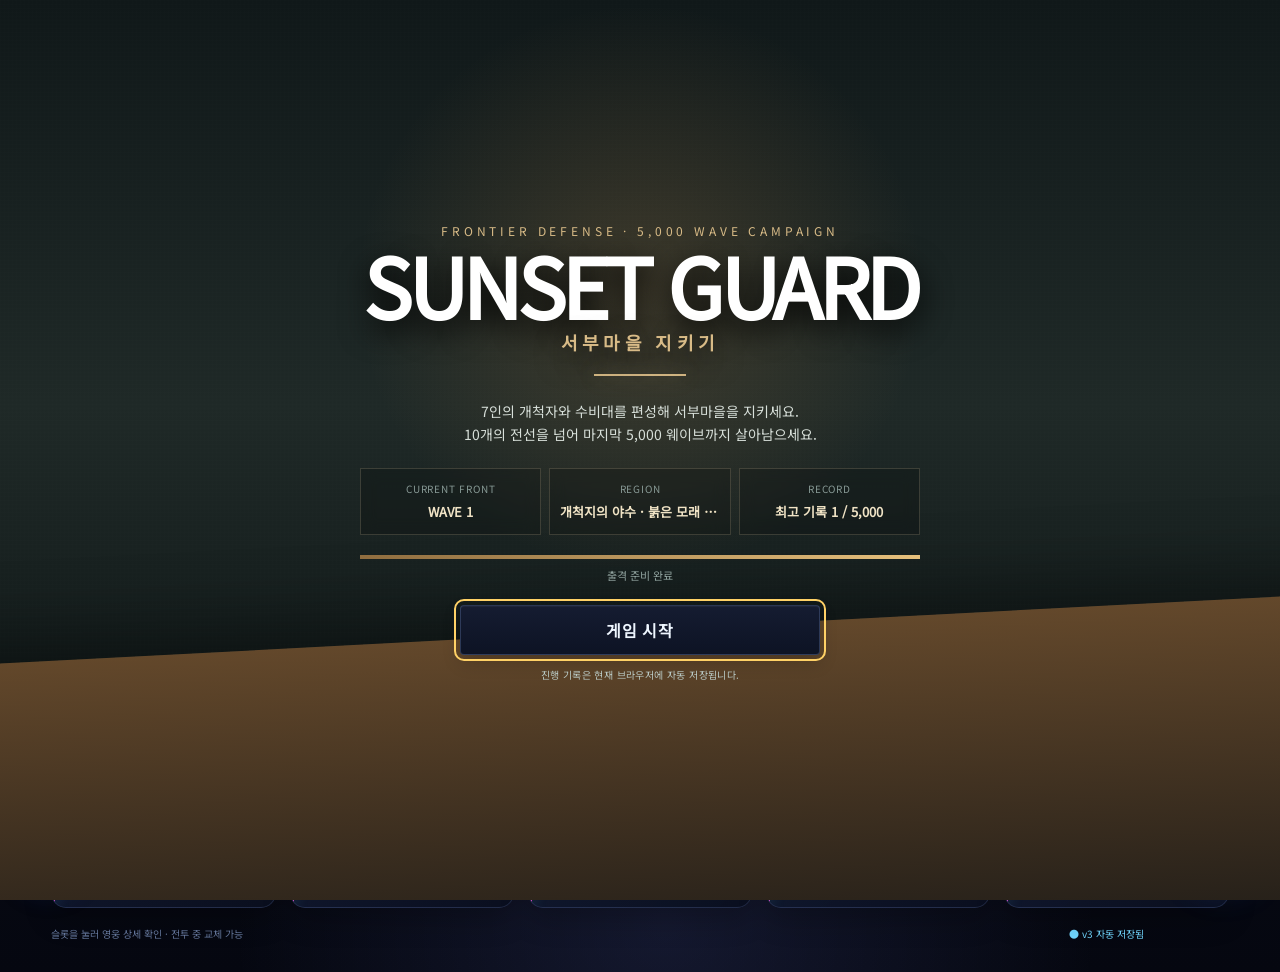
<file: index.html>
<!doctype html>
<html lang="ko">
<head>
<meta charset="utf-8">
<meta name="viewport" content="width=device-width,initial-scale=1,viewport-fit=cover">
<meta name="theme-color" content="#161d1e">
<meta name="mobile-web-app-capable" content="yes">
<meta name="apple-mobile-web-app-capable" content="yes">
<meta name="apple-mobile-web-app-status-bar-style" content="black-translucent">
<link rel="manifest" href="manifest.webmanifest">
<link rel="icon" href="sunset-icon.svg" type="image/svg+xml">
<title>선셋 가드 · Frontier Edition</title>
<link rel="stylesheet" href="style.css">
<link rel="stylesheet" href="overhaul.css">
<link rel="stylesheet" href="phase3.css">
<link rel="stylesheet" href="phase3b.css">
<link rel="stylesheet" href="phase5.css">
<link rel="stylesheet" href="mobile-app.css">
<link rel="stylesheet" href="v12-spectacle.css">
<link rel="stylesheet" href="phase6-v12.css">
<link rel="stylesheet" href="v12-live-fixes.css">
<link rel="stylesheet" href="phase7-reference-pass1.css">
<link rel="stylesheet" href="phase7-reference-mobile-fix.css">
<link rel="stylesheet" href="phase7-reference-pass2.css">
</head>
<body>
<div id="bootGate" class="boot-gate" role="dialog" aria-modal="true" aria-labelledby="bootTitle">
  <div class="boot-card">
    <div class="boot-kicker">FRONTIER DEFENSE · 5,000 WAVE CAMPAIGN</div>
    <h1 id="bootTitle" class="boot-title">SUNSET GUARD<small>서부마을 지키기</small></h1>
    <div class="boot-divider"></div>
    <p class="boot-message">황혼이 지면 국경의 모든 것이 마을을 향해 움직입니다.<br>수비대를 이끌고 마지막 5,000 웨이브까지 살아남으세요.</p>
    <div class="boot-save" aria-label="저장된 진행 정보">
      <div><small>CURRENT FRONT</small><strong id="bootWave">WAVE 1</strong></div>
      <div><small>REGION</small><strong id="bootRegion">서부마을 방어전</strong></div>
      <div><small>RECORD</small><strong id="bootBest">최고 기록 1 / 5,000</strong></div>
    </div>
    <div class="boot-progress" aria-hidden="true"><i id="bootProgressFill"></i></div>
    <small id="bootStatus" class="boot-status">마을 불러오는 중…</small>
    <button id="bootStart" class="boot-start" type="button" disabled>게임 시작</button>
    <div class="boot-ready-note">진행 기록은 현재 브라우저에 자동 저장됩니다.</div>
  </div>
</div>
<header>
  <a class="brand" href="#" aria-label="선셋 가드 홈"><span class="brandmark">✦</span><span>SUNSET GUARD<small>V12 IMAGE BATTLE · 서부마을 지키기</small></span></a>
  <div class="wallet"><span class="currency"><i>◈</i><span id="gold">600</span><small>골드</small></span><span class="currency"><i>✧</i><span id="gems">120</span><small>보석</small></span><button id="settings" class="iconbtn" aria-label="설정 열기">⚙</button></div>
</header>
<main class="shell">
  <div class="top"><div><div class="eyebrow" id="chapter">CHAPTER 01 / THE WILDS</div><h1 id="region">붉은 모래의 개척지</h1><p class="tagline">해가 저물어도, 우리는 이곳을 지킨다.</p></div><div class="battle-controls"><span class="live">● AUTO BATTLE</span><button id="speed">속도 ×1</button><button id="pause">Ⅱ 일시정지</button></div></div>
  <section class="battle" id="battle">
    <canvas id="canvas" width="1440" height="600" aria-label="왼쪽 마을을 지키는 자동 방어 전장"></canvas>
    <div class="battlehud"><div class="glass"><span class="eyebrow">SUNSET TOWN</span><div>마을 내구도 <b id="hptext"></b></div><div class="bar"><i id="hpbar"></i></div></div><div class="glass wavebox"><div><b id="wave">WAVE 0001</b><span id="progress"></span></div><div class="bar"><i id="wavebar"></i></div><small>우측의 적을 막아 마을을 지키세요</small></div></div>
    <div class="phase" id="phase" role="status"></div><div id="assetStatus" class="asset-status">전장 준비 중…</div><div class="battle-caption">SUNSET COUNTY <span>IMAGE DEFENSE</span></div>
  </section>
  <div class="bottomline"><div><span class="eyebrow">YOUR DEFENDERS</span><h2>마을 수비대 <span id="count">1 / 5 배치</span></h2></div><button id="formationLink" class="textbtn">전투 배치 변경 ↗</button></div>
  <div class="squad" id="squad"></div><footer><span>슬롯을 눌러 영웅 상세 확인 · 전투 중 교체 가능</span><span id="saveStatus">로컬 자동 저장</span></footer>
</main>
<div class="launcher" id="launcher"><nav id="quickMenu" aria-label="빠른 메뉴" hidden></nav><button id="menuToggle" class="menu-toggle" aria-label="관리 메뉴 열기" aria-expanded="false" aria-controls="quickMenu"><span>✦</span><small>메뉴</small></button></div>
<div class="scrim" id="scrim" hidden></div>
<aside id="drawer" class="drawer" role="dialog" aria-modal="true" aria-labelledby="panelTitle" hidden><div class="drawhead"><div><div class="eyebrow" id="panelEnglish">HEROES</div><h2 id="panelTitle">영웅</h2></div><button id="close" aria-label="창 닫기" class="iconbtn">✕</button></div><div class="panelwallet">보유 재화 <b>◈ <span id="panelGold"></span></b><b>✧ <span id="panelGems"></span></b></div><div class="content" id="content"></div></aside>
<div id="sessionGate" class="session-gate" hidden><div><span class="eyebrow">SUNSET GUARD</span><h1>다시 마을을 지켜주세요</h1><p>로컬 세션을 종료했습니다. 진행 기록은 보관되어 있습니다.</p><button id="resumeSession" class="primary">게스트로 계속하기</button></div></div>
<div id="toast" class="toast" role="status" aria-live="polite"></div>
<script src="assets.js"></script><script>window.PixelArt=PixelArt;</script><script src="phase2-art.js"></script><script src="game.js"></script><script src="campaign.js"></script><script src="phase2-combat.js"></script><script src="phase2-ui.js"></script><script src="phase3-equipment-pre.js"></script><script src="phase3-reference.js"></script><script src="phase3-equipment.js"></script><script src="phase3-polish.js"></script><script src="phase3b-progression.js"></script><script src="phase5-combat.js"></script><script src="assets/v12/atlas-chunks/part00.js"></script><script src="assets/v12/atlas-chunks/part01.js"></script><script src="phase6-v12.js"></script><script src="v12-lane-normalizer.js"></script><script src="v12-ui-bridge.js"></script><script src="phase7-reference-pass1.js"></script><script src="phase7-reference-pass2.js"></script><script src="boot.js"></script><script src="mobile-app.js"></script>
</body>
</html>
</file>
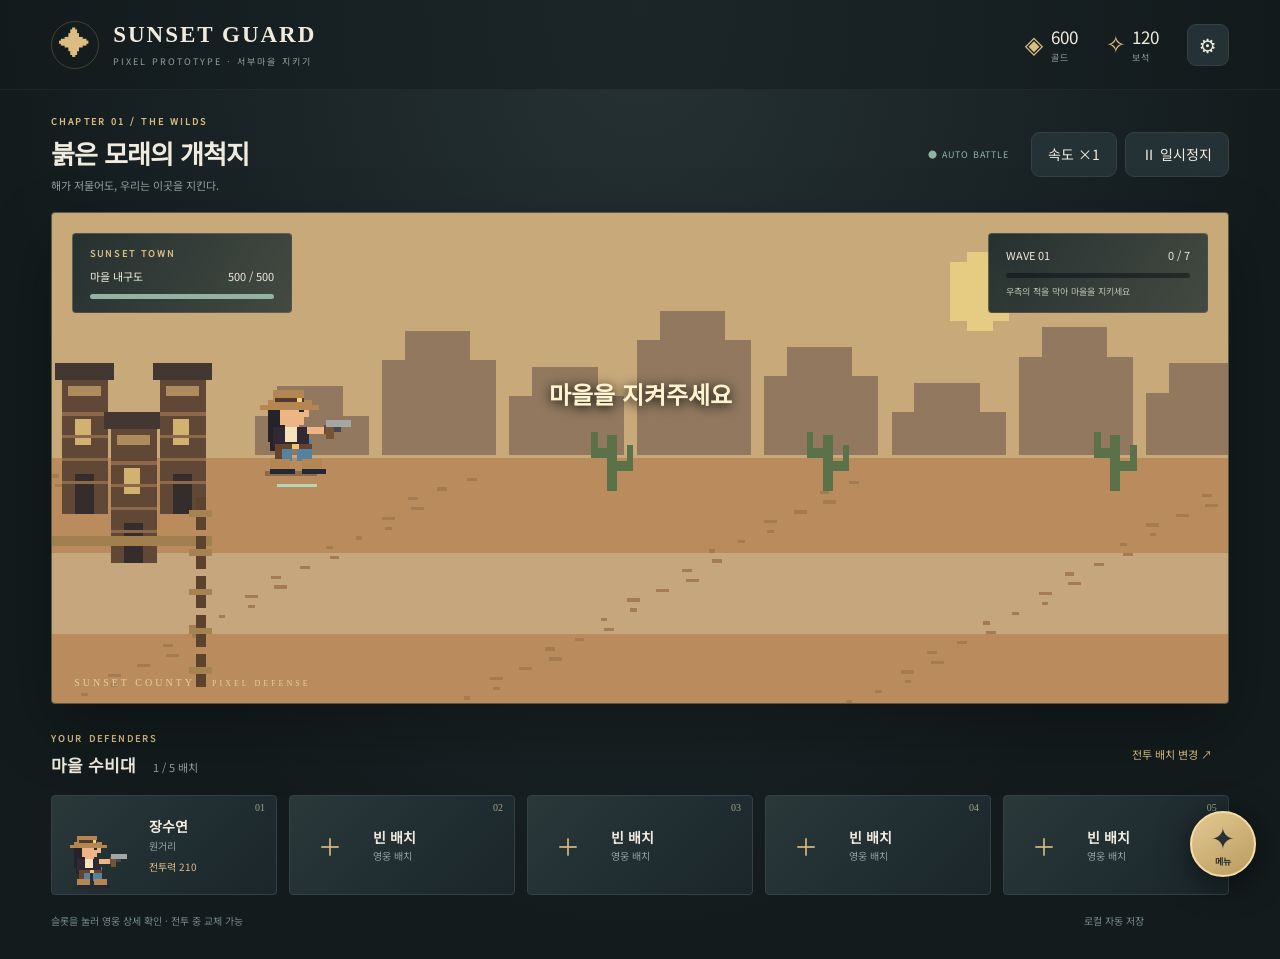
<file: sunset-guard-pixel.html>
<!doctype html><html lang="ko"><head><meta charset="utf-8"><meta name="viewport" content="width=device-width,initial-scale=1,viewport-fit=cover"><meta name="theme-color" content="#161d1e"><title>선셋 가드 · Frontier Edition</title><style>@font-face {
  font-family: 'Noto Sans KR';
  font-style: normal;
  font-display: swap;
  font-weight: 400;
  src: url([data-uri]) format('woff2');
  unicode-range: U+f9ca-fa0b,U+ff03-ff05,U+ff07,U+ff0a-ff0b,U+ff0d-ff19,U+ff1b,U+ff1d,U+ff20-ff5b,U+ff5d,U+ffe0-ffe3,U+ffe5-ffe6;
}
@font-face {
  font-family: 'Noto Sans KR';
  font-style: normal;
  font-display: swap;
  font-weight: 400;
  src: url([data-uri]) format('woff2');
  unicode-range: U+c779-c77b,U+c77e-c782,U+c786,U+c78b,U+c78d,U+c78f,U+c792-c793,U+c795,U+c797,U+c799-c79f,U+c7a2,U+c7a7-c7ab,U+c7ae-c7bb,U+c7bd-c7c0,U+c7c2-c7c7,U+c7c9-c7dc,U+c7de-c7ff,U+c802-c803,U+c805-c807,U+c809,U+c80b-c80f,U+c812,U+c814,U+c817-c81b,U+c81e-c81f,U+c821-c823,U+c825-c82e,U+c830-c837,U+c839-c83b,U+c83d-c840;
}
@font-face {
  font-family: 'Noto Sans KR';
  font-style: normal;
  font-display: swap;
  font-weight: 400;
  src: url([data-uri]) format('woff2');
  unicode-range: U+2541-254b,U+25a4-25a9,U+25b1,U+25b5,U+25b9,U+25bf,U+25c1,U+25c3,U+25c9-25ca,U+25cc,U+25ce,U+25d0-25d1,U+25e6,U+25ef,U+260f,U+261d,U+261f,U+262f,U+2660,U+2664,U+2667-2669,U+266d,U+266f,U+2716,U+271a,U+273d,U+2756,U+2776-277f,U+278a-2793,U+2963,U+2965,U+2ac5-2ac6,U+2acb-2acc,U+2f00,U+2f04,U+2f06,U+2f08,U+2f0a-2f0b,U+2f11-2f12,U+2f14,U+2f17-2f18,U+2f1c-2f1d,U+2f1f-2f20,U+2f23-2f26,U+2f28-2f29,U+2f2b,U+2f2d,U+2f2f-2f32,U+2f38,U+2f3c-2f40,U+2f42-2f4c,U+2f4f-2f52,U+2f54-2f58,U+2f5a-2f66,U+2f69-2f70,U+2f72-2f76,U+2f78,U+2f7a-2f7c;
}
@font-face {
  font-family: 'Noto Sans KR';
  font-style: normal;
  font-display: swap;
  font-weight: 400;
  src: url([data-uri]) format('woff2');
  unicode-range: U+215b-215e,U+2162-2169,U+2170-2179,U+2195-2199,U+21b0-21b4,U+21bc,U+21c0,U+21c4-21c5,U+21cd,U+21cf-21d4,U+21e0-21e3,U+21e6-21e9,U+2200,U+2202-2203,U+2206-2209,U+220b-220c,U+220f,U+2211,U+2213,U+221a,U+221d-2220,U+2222,U+2225-2227,U+2229-222c,U+222e,U+2234-2237,U+223d,U+2243,U+2245,U+2248,U+2250-2253,U+225a,U+2260-2262,U+2264-2267,U+226a-226b,U+226e-2273,U+2276-2277,U+2279-227b,U+2280-2287,U+228a-228b,U+2295-2297,U+22a3-22a5,U+22bb-22bc,U+22ce-22cf,U+22da-22db,U+22ee-22ef,U+2306,U+2312,U+2314,U+2467-2478;
}
@font-face {
  font-family: 'Noto Sans KR';
  font-style: normal;
  font-display: swap;
  font-weight: 400;
  src: url([data-uri]) format('woff2');
  unicode-range: U+b4,U+20a9,U+20ac,U+2190,U+24d8,U+2502,U+2514,U+2592,U+25c7-25c8,U+2663,U+3060,U+3064,U+3081,U+3088,U+30a3,U+30a6,U+30aa,U+30b5,U+30c7,U+30ca-30cb,U+30d0,U+30e3,U+30e5,U+339e,U+4e09,U+4eac,U+4f5c,U+5167-5168,U+516c,U+51fa,U+5408,U+540d,U+591a,U+5b57,U+6211,U+65b9,U+660e,U+6642,U+6700,U+6b63,U+6e2f,U+7063,U+7532,U+793e,U+81ea,U+8272,U+82b1,U+897f,U+8eca,U+91ce,U+ac38,U+ad76,U+ae84,U+aecc,U+b07d,U+b0b1,U+b215,U+b2a0,U+b310,U+b3d7,U+b52a,U+b618,U+b775,U+b797,U+bcd5,U+bd59,U+be80,U+bea8,U+bed1,U+bee4-bee5,U+c060,U+c2ef,U+c329,U+c3dc,U+c597,U+c5bd,U+c5e5,U+c69c,U+c9d6,U+ca29,U+ca5c,U+ca84,U+cc39,U+cc3b,U+ce89,U+cee5,U+cf65,U+cf85,U+d058,U+d145,U+d22d,U+d325,U+d37d,U+d3ad,U+d769,U+ff0c;
}
@font-face {
  font-family: 'Noto Sans KR';
  font-style: normal;
  font-display: swap;
  font-weight: 400;
  src: url([data-uri]) format('woff2');
  unicode-range: U+2161,U+2228,U+2299,U+2464,U+2517,U+2640,U+3042,U+304a,U+3053,U+3061,U+307f,U+3082,U+308c,U+3092,U+30a8,U+30ab,U+30ad,U+30b0,U+30b3,U+30b7,U+30c1,U+30c6,U+30c9,U+30d5,U+30d7,U+30de,U+30e0-30e1,U+30ec-30ed,U+4e0b,U+4e0d,U+4ee3,U+53f0,U+548c,U+5b89,U+5bb6,U+5c0f,U+611b,U+6771,U+6aa2,U+6bcd,U+6c34,U+6cd5,U+6d77,U+767d,U+795e,U+8ecd,U+9999,U+9ad8,U+ac07,U+ac1a,U+ac40,U+ad0c,U+ad88,U+ada4,U+ae01,U+ae65,U+aebd,U+aec4,U+afe8,U+b139,U+b205,U+b383,U+b38c,U+b42c,U+b461,U+b55c,U+b78f,U+b8fb,U+b9f7,U+bafc,U+bc99,U+bed8,U+bfcd,U+c0bf,U+c0f9,U+c167,U+c204,U+c20f,U+c22f,U+c258,U+c298,U+c2bc,U+c388,U+c501,U+c50c,U+c5b9,U+c5ce,U+c641,U+c648,U+c73d,U+ca50,U+ca61,U+cc4c,U+ceac,U+d0d4,U+d5f7,U+d6d7,U+ff1a;
}
@font-face {
  font-family: 'Noto Sans KR';
  font-style: normal;
  font-display: swap;
  font-weight: 400;
  src: url([data-uri]) format('woff2');
  unicode-range: U+2039-203a,U+223c,U+25b3,U+25b7,U+25bd,U+25cf,U+266a,U+3002,U+300b,U+304b,U+3057,U+305f,U+306a-306b,U+307e,U+308a-308b,U+3093,U+30a2,U+30af,U+30b9,U+30c3,U+30c8,U+30e9-30eb,U+33a1,U+4e00,U+524d,U+5357,U+5b50,U+7121,U+884c,U+9751,U+ac94,U+aebe,U+aecd,U+af08,U+af41,U+af49,U+b010,U+b053,U+b109,U+b11b,U+b128,U+b154,U+b291,U+b2e6,U+b301,U+b385,U+b525,U+b5b4,U+b729,U+b72f,U+b738,U+b7ff,U+b837,U+b975,U+ba67,U+bb47,U+bc1f,U+bd90,U+bfd4,U+c27c,U+c324,U+c379,U+c3e0,U+c465,U+c53b,U+c58c,U+c610,U+c653,U+c6cd,U+c813,U+c82f,U+c999,U+c9e0,U+cac4,U+cad3,U+cbd4,U+cc10,U+cc22,U+ccb8,U+ccbc,U+cda5,U+ce84,U+cea3,U+cf67,U+cfe1,U+d241,U+d30d,U+d31c,U+d391,U+d401,U+d479,U+d5c9,U+d5db,U+d649,U+d6d4;
}
@font-face {
  font-family: 'Noto Sans KR';
  font-style: normal;
  font-display: swap;
  font-weight: 400;
  src: url([data-uri]) format('woff2');
  unicode-range: U+e0,U+e2,U+395,U+3b7,U+3ba,U+2460-2461,U+25a0,U+3010-3011,U+306e,U+30f3,U+314a,U+314c,U+5927,U+65b0,U+7e41,U+97d3,U+9ad4,U+ad49,U+ae0b,U+ae0d,U+ae43,U+ae5d,U+aecf,U+af3c,U+af64,U+afd4,U+b080,U+b084,U+b0c5,U+b10c,U+b1e8,U+b2ac,U+b36e,U+b451,U+b515,U+b540,U+b561,U+b6ab,U+b6b1,U+b72c,U+b730,U+b744,U+b800,U+b8ec,U+b8f0,U+b904,U+b968,U+b96d,U+b987,U+b9d9,U+bb36,U+bb49,U+bc2d,U+bc43,U+bcf6,U+bd89,U+be57,U+be61,U+bed4,U+c090,U+c130,U+c148,U+c19c,U+c2f9,U+c36c,U+c37c,U+c384,U+c3df,U+c575,U+c584,U+c660,U+c719,U+c816,U+ca4d,U+ca54,U+cabc,U+cb49,U+cc14,U+cff5,U+d004,U+d038,U+d0b4,U+d0d3,U+d0e0,U+d0ed,U+d131,U+d1b0,U+d31f,U+d33d,U+d3a0,U+d3ab,U+d514,U+d584,U+d6a1,U+d6cc,U+d749,U+d760,U+d799;
}
@font-face {
  font-family: 'Noto Sans KR';
  font-style: normal;
  font-display: swap;
  font-weight: 400;
  src: url([data-uri]) format('woff2');
  unicode-range: U+24,U+60,U+3b9,U+3bb,U+3bd,U+2191,U+2606,U+300c-300d,U+3131,U+3134,U+3139,U+3141-3142,U+3148,U+3161,U+3163,U+321c,U+4eba,U+5317,U+ac31,U+ac77,U+ac9f,U+acb9,U+acf0-acf1,U+acfd,U+ad73,U+af3d,U+b00c,U+b04a,U+b057,U+b0c4,U+b188,U+b1cc,U+b214,U+b2db,U+b2ee,U+b304,U+b4ed,U+b518,U+b5bc,U+b625,U+b69c-b69d,U+b7ac,U+b801,U+b86c,U+b959,U+b95c,U+b985,U+ba48,U+bb58,U+bc0c,U+bc38,U+bc85,U+bc9a,U+bf40,U+c068,U+c0bd,U+c0cc,U+c12f,U+c149,U+c1e0,U+c22b,U+c22d,U+c250,U+c2fc,U+c300,U+c313,U+c370,U+c3d8,U+c557,U+c580,U+c5e3,U+c62e,U+c634,U+c6f0,U+c74d,U+c783,U+c78e,U+c796,U+c7bc,U+c92c,U+ca4c,U+cc1c,U+cc54,U+cc59,U+ce04,U+cf30,U+cfc4,U+d140,U+d321,U+d38c,U+d399,U+d54f,U+d587,U+d5d0,U+d6e8,U+d770;
}
@font-face {
  font-family: 'Noto Sans KR';
  font-style: normal;
  font-display: swap;
  font-weight: 400;
  src: url([data-uri]) format('woff2');
  unicode-range: U+d7,U+ea,U+fc,U+2192,U+25bc,U+3000,U+3137,U+3145,U+315c,U+7f8e,U+ac13,U+ac71,U+ac90,U+acb8,U+ace7,U+ad7f,U+ae50,U+aef4,U+af34,U+afbc,U+b048,U+b09a,U+b0ad,U+b0bc,U+b113,U+b125,U+b141,U+b20c,U+b2d9,U+b2ed,U+b367,U+b369,U+b374,U+b3cb,U+b4ec,U+b611,U+b760,U+b81b,U+b834,U+b8b0,U+b8e1,U+b989,U+b9d1,U+b9e1,U+b9fa,U+ba4d,U+ba78,U+bb35,U+bb54,U+bbf9,U+bc11,U+bcb3,U+bd05,U+bd95,U+bdd4,U+be10,U+bed0,U+bf51,U+c0d8,U+c232,U+c2b7,U+c2eb,U+c378,U+c500,U+c52c,U+c549,U+c568,U+c598,U+c5c9,U+c61b,U+c639,U+c67c,U+c717,U+c78a,U+c80a,U+c90c-c90d,U+c950,U+c9e7,U+cbe4,U+cca9,U+cce4,U+cdb0,U+ce78,U+ce94,U+ce98,U+cf8c,U+d018,U+d034,U+d0f1,U+d1b1,U+d280,U+d2f8,U+d338,U+d380,U+d3b4,U+d610,U+d69f,U+d6fc,U+d758;
}
@font-face {
  font-family: 'Noto Sans KR';
  font-style: normal;
  font-display: swap;
  font-weight: 400;
  src: url([data-uri]) format('woff2');
  unicode-range: U+e7,U+2022,U+203b,U+25c0,U+2605,U+2661,U+3147,U+318d,U+672c,U+8a9e,U+acaa,U+acbc,U+ad1c,U+ae4a,U+ae5c,U+b044,U+b054,U+b0c8-b0c9,U+b2a6,U+b2d0,U+b35c,U+b364,U+b428,U+b454,U+b465,U+b4b7,U+b4e3,U+b51c,U+b5a1,U+b784,U+b790,U+b7ab,U+b7f4,U+b82c,U+b835,U+b8e9,U+b8f8,U+b9d8,U+b9f9,U+ba5c,U+ba64,U+babd,U+bb18,U+bb3b,U+bbff,U+bc0d,U+bc45,U+bc97,U+bcbc,U+be45,U+be75,U+be7c,U+bfcc,U+c0b6,U+c0f7,U+c14b,U+c2b4,U+c30d,U+c4f8,U+c5bb,U+c5d1,U+c5e0,U+c5ee,U+c5fd,U+c606,U+c6c5,U+c6e0,U+c708,U+c81d,U+c820,U+c824,U+c878,U+c918,U+c96c,U+c9e4,U+c9f1,U+cc2e,U+cd09,U+cea1,U+cef5,U+cef7,U+cf64,U+cf69,U+cfe8,U+d035,U+d0ac,U+d230,U+d234,U+d2f4,U+d31d,U+d575,U+d578,U+d608,U+d614,U+d718,U+d751,U+d761,U+d78c,U+d790;
}
@font-face {
  font-family: 'Noto Sans KR';
  font-style: normal;
  font-display: swap;
  font-weight: 400;
  src: url([data-uri]) format('woff2');
  unicode-range: U+2665,U+3160,U+4e2d,U+6587,U+65e5,U+ac12,U+ac14,U+ac16,U+ac81,U+ad34,U+ade0,U+ae54,U+aebc,U+af2c,U+afc0,U+afc8,U+b04c,U+b08c,U+b099,U+b0a9,U+b0ac,U+b0ae,U+b0b8,U+b123,U+b179,U+b2e5,U+b2f7,U+b4c0,U+b531,U+b538,U+b545,U+b550,U+b5a8,U+b6f0,U+b728,U+b73b,U+b7ad,U+b7ed,U+b809,U+b864,U+b86d,U+b871,U+b9bf,U+b9f5,U+ba40,U+ba4b,U+ba58,U+ba87,U+baac,U+bbc0,U+bc16,U+bc34,U+bd07,U+bd99,U+be59,U+bfd0,U+c058,U+c0e4,U+c0f5,U+c12d,U+c139,U+c228,U+c529,U+c5c7,U+c635,U+c637,U+c735,U+c77d,U+c787,U+c789,U+c8c4,U+c989,U+c98c,U+c9d0,U+c9d3,U+cc0c,U+cc99,U+cd0c,U+cd2c,U+cd98,U+cda4,U+ce59,U+ce60,U+ce6d,U+cea0,U+d0d0-d0d1,U+d0d5,U+d14d,U+d1a4,U+d29c,U+d2f1,U+d301,U+d39c,U+d3bc,U+d4e8,U+d540,U+d5ec,U+d640,U+d750;
}
@font-face {
  font-family: 'Noto Sans KR';
  font-style: normal;
  font-display: swap;
  font-weight: 400;
  src: url([data-uri]) format('woff2');
  unicode-range: U+5e,U+25b2,U+25b6,U+314e,U+ac24,U+ace1,U+ace4,U+ae68,U+af2d,U+b0d0,U+b0e5,U+b150,U+b155,U+b193,U+b2c9,U+b2dd,U+b3c8,U+b3fc,U+b410,U+b458,U+b4dd,U+b5a0,U+b5a4,U+b5bb,U+b7b5,U+b838,U+b840,U+b86f,U+b8f9,U+b960,U+b9e5,U+bab8,U+bb50,U+bc1d,U+bc24-bc25,U+bca8,U+bcbd,U+bd04,U+bd10,U+bd24,U+be48,U+be5b,U+be68,U+c05c,U+c12c,U+c140,U+c15c,U+c168,U+c194,U+c219,U+c27d,U+c2a8,U+c2f1,U+c2f8,U+c368,U+c554-c555,U+c559,U+c564,U+c5d8,U+c5fc,U+c625,U+c65c,U+c6b1,U+c728,U+c794,U+c84c,U+c88c,U+c8e0,U+c8fd,U+c998,U+c9dd,U+cc0d,U+cc30,U+ceec,U+cf13,U+cf1c,U+cf5c,U+d050,U+d07c,U+d0a8,U+d134,U+d138,U+d154,U+d1f4,U+d2bc,U+d329,U+d32c,U+d3d0,U+d3f4,U+d3fc,U+d56b,U+d5cc,U+d600-d601,U+d639,U+d6c8,U+d754,U+d765;
}
@font-face {
  font-family: 'Noto Sans KR';
  font-style: normal;
  font-display: swap;
  font-weight: 400;
  src: url([data-uri]) format('woff2');
  unicode-range: U+3c-3d,U+2026,U+24d2,U+314b,U+ac11,U+acf3,U+ad74,U+ad81,U+adf9,U+ae34,U+af43,U+afb8,U+b05d,U+b07c,U+b110,U+b118,U+b17c,U+b180,U+b18d,U+b192,U+b2cc,U+b355,U+b378,U+b4a4,U+b4ef,U+b78d,U+b799,U+b7a9,U+b7fd,U+b807,U+b80c,U+b839,U+b9b4,U+b9db,U+ba3c,U+bab0,U+bba4,U+bc94,U+be4c,U+c154,U+c1c4,U+c26c,U+c2ac,U+c2ed,U+c4f4,U+c55e,U+c561,U+c571,U+c5b5,U+c5c4,U+c654-c655,U+c695,U+c6e8,U+c6f9,U+c724,U+c751,U+c775,U+c7a0,U+c7c1,U+c874,U+c880,U+c9d5,U+c9f8,U+cabd,U+cc29,U+cc2c,U+cca8,U+ccab,U+ccd0,U+ce21,U+ce35,U+ce7c,U+ce90,U+cee8,U+cef4,U+cfe0,U+d070,U+d0b9,U+d0c1,U+d0c4,U+d0c8,U+d15c,U+d1a1,U+d2c0,U+d300,U+d314,U+d3ed,U+d478,U+d480,U+d48d,U+d508,U+d53d,U+d5e4,U+d611,U+d61c,U+d68d,U+d6a8,U+d798;
}
@font-face {
  font-family: 'Noto Sans KR';
  font-style: normal;
  font-display: swap;
  font-weight: 400;
  src: url([data-uri]) format('woff2');
  unicode-range: U+23,U+25,U+5f,U+a9,U+ac08,U+ac78,U+aca8,U+acac,U+ace8,U+ad70,U+adc0,U+addc,U+b137,U+b140,U+b208,U+b290,U+b2f5,U+b3c5,U+b3cc,U+b420,U+b429,U+b529,U+b530,U+b77d,U+b79c,U+b7a8,U+b7c9,U+b7f0,U+b7fc,U+b828,U+b860,U+b9ad,U+b9c1,U+b9c9,U+b9dd-b9de,U+b9e8,U+ba38-ba39,U+babb,U+bc00,U+bc8c,U+bca0,U+bca4,U+bcd1,U+bcfc,U+bd09,U+bdf0,U+be60,U+c0ad,U+c0b4,U+c0bc,U+c190,U+c1fc,U+c220,U+c288,U+c2b9,U+c2f6,U+c528,U+c545,U+c558,U+c5bc,U+c5d4,U+c600,U+c644,U+c6c0,U+c6c3,U+c721,U+c798,U+c7a1,U+c811,U+c838,U+c871,U+c904,U+c990,U+c9dc,U+cc38,U+cc44,U+cca0,U+cd1d,U+cd95,U+cda9,U+ce5c,U+cf00,U+cf58,U+d150,U+d22c,U+d305,U+d328,U+d37c,U+d3f0,U+d551,U+d5a5,U+d5c8,U+d5d8,U+d63c,U+d64d,U+d669,U+d734,U+d76c;
}
@font-face {
  font-family: 'Noto Sans KR';
  font-style: normal;
  font-display: swap;
  font-weight: 400;
  src: url([data-uri]) format('woff2');
  unicode-range: U+26,U+2b,U+3e,U+40,U+7e,U+ac01,U+ac19,U+ac1d,U+aca0,U+aca9,U+acb0,U+ad8c,U+ae09,U+ae38,U+ae40,U+aed8,U+b09c,U+b0a0,U+b108,U+b204,U+b298,U+b2d8,U+b2eb-b2ec,U+b2f4,U+b313,U+b358,U+b450,U+b4e0,U+b54c,U+b610,U+b780,U+b78c,U+b791,U+b8e8,U+b958,U+b974,U+b984,U+b9b0,U+b9bc-b9bd,U+b9ce,U+ba70,U+bbfc,U+bc0f,U+bc15,U+bc1b,U+bc31,U+bc95,U+bcc0,U+bcc4,U+bd81,U+bd88,U+c0c8,U+c11d,U+c13c,U+c158,U+c18d,U+c1a1,U+c21c,U+c4f0,U+c54a,U+c560,U+c5b8,U+c5c8,U+c5f4,U+c628,U+c62c,U+c678,U+c6cc,U+c808,U+c810,U+c885,U+c88b,U+c900,U+c988,U+c99d,U+c9c8,U+cc3d-cc3e,U+cc45,U+cd08,U+ce20,U+cee4,U+d074,U+d0a4,U+d0dd,U+d2b9,U+d3b8,U+d3c9,U+d488,U+d544,U+d559,U+d56d,U+d588,U+d615,U+d648,U+d655,U+d658,U+d65c;
}
@font-face {
  font-family: 'Noto Sans KR';
  font-style: normal;
  font-display: swap;
  font-weight: 400;
  src: url([data-uri]) format('woff2');
  unicode-range: U+d,U+48,U+7c,U+ac10,U+ac15,U+ac74,U+ac80,U+ac83,U+acc4,U+ad11,U+ad50,U+ad6d,U+adfc,U+ae00,U+ae08,U+ae4c,U+b0a8,U+b124,U+b144,U+b178,U+b274,U+b2a5,U+b2e8,U+b2f9,U+b354,U+b370,U+b418,U+b41c,U+b4f1,U+b514,U+b798,U+b808,U+b824-b825,U+b8cc,U+b978,U+b9d0,U+b9e4,U+baa9,U+bb3c,U+bc18,U+bc1c,U+bc30,U+bc84,U+bcf5,U+bcf8,U+bd84,U+be0c,U+be14,U+c0b0,U+c0c9,U+c0dd,U+c124,U+c2dd,U+c2e4,U+c2ec,U+c54c,U+c57c-c57d,U+c591,U+c5c5-c5c6,U+c5ed,U+c608,U+c640,U+c6b8,U+c6d4,U+c784,U+c7ac,U+c800-c801,U+c9c1,U+c9d1,U+cc28,U+cc98,U+cc9c,U+ccad,U+cd5c,U+cd94,U+cd9c,U+cde8,U+ce68,U+cf54,U+d0dc,U+d14c,U+d1a0,U+d1b5,U+d2f0,U+d30c,U+d310,U+d398,U+d45c,U+d50c,U+d53c,U+d560,U+d568,U+d589,U+d604,U+d6c4,U+d788;
}
@font-face {
  font-family: 'Noto Sans KR';
  font-style: normal;
  font-display: swap;
  font-weight: 400;
  src: url([data-uri]) format('woff2');
  unicode-range: U+39,U+49,U+4d-4e,U+a0,U+ac04,U+ac1c,U+ac70,U+ac8c,U+acbd,U+acf5,U+acfc,U+ad00,U+ad6c,U+adf8,U+b098,U+b0b4,U+b294,U+b2c8,U+b300,U+b3c4,U+b3d9,U+b4dc,U+b4e4,U+b77c,U+b7ec,U+b85d,U+b97c,U+b9c8,U+b9cc,U+ba54,U+ba74,U+ba85,U+baa8,U+bb34,U+bb38,U+bbf8,U+bc14,U+bc29,U+bc88,U+bcf4,U+bd80,U+be44,U+c0c1,U+c11c,U+c120,U+c131,U+c138,U+c18c,U+c218,U+c2b5,U+c2e0,U+c544,U+c548,U+c5b4,U+c5d0,U+c5ec,U+c5f0,U+c601,U+c624,U+c694,U+c6a9,U+c6b0,U+c6b4,U+c6d0,U+c704,U+c720,U+c73c,U+c740,U+c744,U+c74c,U+c758,U+c77c,U+c785,U+c788,U+c790-c791,U+c7a5,U+c804,U+c815,U+c81c,U+c870,U+c8fc,U+c911,U+c9c4,U+ccb4,U+ce58,U+ce74,U+d06c,U+d0c0,U+d130,U+d2b8,U+d3ec,U+d504,U+d55c,U+d569,U+d574,U+d638,U+d654,U+d68c;
}
@font-face {
  font-family: 'Noto Sans KR';
  font-style: normal;
  font-display: swap;
  font-weight: 400;
  src: url([data-uri]) format('woff2');
  unicode-range: U+20-22,U+27-2a,U+2c-38,U+3a-3b,U+3f,U+41-47,U+4a-4c,U+4f-5d,U+61-7b,U+7d,U+a1,U+ab,U+ae,U+b7,U+bb,U+bf,U+2013-2014,U+201c-201d,U+2122,U+ac00,U+ace0,U+ae30,U+b2e4,U+b85c,U+b9ac,U+c0ac,U+c2a4,U+c2dc,U+c774,U+c778,U+c9c0,U+d558;
}
@font-face {
  font-family: 'Noto Sans KR';
  font-style: normal;
  font-display: swap;
  font-weight: 400;
  src: url([data-uri]) format('woff2');
  unicode-range: U+0000-00FF,U+0131,U+0152-0153,U+02BB-02BC,U+02C6,U+02DA,U+02DC,U+0304,U+0308,U+0329,U+2000-206F,U+20AC,U+2122,U+2191,U+2193,U+2212,U+2215,U+FEFF,U+FFFD;
}
:root{color-scheme:dark;--bg:#131b1d;--panel:#1b2629;--line:#354143;--gold:#dbbd83;--muted:#92a0a1;--ink:#f0ebdf;--green:#92b2a3}*{box-sizing:border-box}body{margin:0;background:radial-gradient(ellipse at top,#263234,var(--bg) 70%);color:var(--ink);font:14px/1.55 'Noto Sans KR','Segoe UI','Malgun Gothic',system-ui,sans-serif}button,input,select{font:inherit}button{cursor:pointer;border:1px solid var(--line);background:#243135;color:var(--ink);border-radius:9px;padding:11px 16px;transition:background .18s,border-color .18s,transform .18s}button:hover{border-color:var(--gold);background:#344043}button:active{transform:translateY(1px)}button:disabled{opacity:.38;cursor:not-allowed}button:focus-visible,a:focus-visible,select:focus-visible,input:focus-visible{outline:2px solid var(--gold);outline-offset:4px}button.active,.primary{background:var(--gold);color:#262c29;border-color:var(--gold)}[hidden]{display:none!important}header{height:90px;display:flex;align-items:center;justify-content:space-between;padding:0 4vw;border-bottom:1px solid #ffffff0b;background:#131b1d80}.brand{display:flex;gap:14px;align-items:center;text-decoration:none;color:var(--ink);font:600 23px Georgia,serif;letter-spacing:2px}.brandmark{display:grid;place-items:center;color:var(--gold);width:48px;height:48px;border:1px solid #a48a5755;border-radius:50%;font-size:30px}.brand small{display:block;font:9px system-ui;letter-spacing:2px;color:var(--muted);margin-top:7px}.wallet{display:flex;align-items:center;gap:28px}.currency{display:grid;grid-template-columns:20px auto;column-gap:6px;font-size:17px}.currency i{grid-row:span 2;color:var(--gold);font-style:normal;font-size:24px}.currency small{font-size:9px;color:var(--muted);letter-spacing:1px}.iconbtn{width:42px;height:42px;display:grid;place-items:center;padding:0;font-size:20px}.shell{max-width:1680px;padding:25px 4vw 30px;margin:auto}.top{display:flex;align-items:center;justify-content:space-between;gap:12px;margin-bottom:18px}.eyebrow{font-size:9px;letter-spacing:2.1px;color:var(--gold);font-weight:700}h1{font-size:26px;font-weight:600;letter-spacing:-.8px;margin:4px 0}h2{font-size:22px;margin:4px 0}h3{font-size:15px;margin:24px 0 12px}p{color:var(--muted)}.tagline{margin:4px 0 0;font-size:11px}.battle-controls{display:flex;align-items:center;gap:8px}.live{font-size:9px;color:var(--green);letter-spacing:1px;margin-right:14px}.battle{position:relative;border:1px solid #9c895c6b;overflow:hidden;border-radius:12px;box-shadow:0 24px 65px #0004;background:#253538}canvas{width:100%;display:block;aspect-ratio:1440/600}.battlehud{position:absolute;top:20px;left:20px;right:20px;display:flex;justify-content:space-between;pointer-events:none}.glass{background:linear-gradient(120deg,#18272bec,#203032c9);backdrop-filter:blur(10px);border:1px solid #d1c29433;padding:13px 17px;border-radius:8px;min-width:220px;font-size:11px}.glass b{font-weight:500;float:right;margin-left:20px}.glass .eyebrow{display:block;margin-bottom:7px}.bar{height:5px;background:#080f1280;border-radius:8px;margin-top:9px;overflow:hidden}.bar i{display:block;height:100%;background:var(--green)}#wavebar{background:var(--gold)}.wavebox b{float:none;margin:0}.wavebox small{display:block;color:#bec5b8;font-size:9px;margin-top:7px}#progress{float:right}.phase{position:absolute;top:33%;left:50%;transform:translateX(-50%);font-size:24px;font-weight:800;white-space:nowrap;color:#fff4cf;text-shadow:0 2px 12px #000}.battle-caption{position:absolute;bottom:15px;left:22px;letter-spacing:3px;font:10px Georgia;color:#fff2d0a0}.battle-caption span{margin-left:12px;font-size:8px}.asset-status{position:absolute;inset:0;display:grid;place-items:center;background:#172429d9;color:var(--gold)}.bottomline{display:flex;justify-content:space-between;align-items:center;margin:22px 0 13px}.bottomline h2{font-size:17px}.bottomline h2 span{color:var(--muted);font:11px system-ui;margin-left:12px}.textbtn{background:none;border-color:transparent;font-size:11px;color:var(--gold)}.squad{display:grid;grid-template-columns:repeat(5,1fr);gap:12px}.slot{height:100px;text-align:left;display:flex;align-items:center;gap:13px;background:linear-gradient(135deg,#2a383a,#1a262a);position:relative;overflow:hidden;padding:10px}.slot canvas.pixel-art{height:115px;width:74px;object-fit:cover;object-position:center 8%;align-self:start}.slot strong{display:block;font-size:14px}.slot small{display:block;color:var(--muted);font-size:10px}.slot .power{color:var(--gold);margin-top:5px}.slot em{position:absolute;right:11px;top:6px;font:10px Georgia;color:#a3a486}.empty-icon{width:60px;text-align:center;color:var(--gold);font-size:24px}footer{display:flex;justify-content:space-between;gap:20px;color:#77898b;font-size:10px;margin-top:18px;padding-right:85px}.launcher{position:fixed;right:24px;bottom:23px;z-index:6;display:flex;flex-direction:column;align-items:flex-end;gap:12px}.menu-toggle{width:66px;height:66px;border-radius:50%;background:linear-gradient(145deg,#e4c990,#b99b60);color:#263234;border:2px solid #f5ddaa;box-shadow:0 6px 32px #0008;display:grid;place-content:center;padding:0;line-height:1.1}.menu-toggle span{font-size:29px}.menu-toggle small{font-size:9px;margin-top:4px;font-weight:700}.menu-toggle:hover{background:#e6ca90}.launcher nav{display:grid;grid-template-columns:repeat(2,105px);gap:8px;padding:12px;background:#182529f5;border:1px solid #75674c;border-radius:14px;box-shadow:0 15px 50px #0008}.quick-item{display:flex;flex-direction:column;align-items:center;gap:7px;padding:12px 7px;font-size:11px;background:#263438}.quick-item svg{width:25px;height:25px;color:var(--gold)}.scrim{position:fixed;inset:0;background:#08111466;backdrop-filter:blur(3px);z-index:10}.drawer{position:fixed;right:22px;top:24px;bottom:24px;width:min(570px,calc(100vw - 44px));z-index:11;background:linear-gradient(140deg,#223034,#172429);border:1px solid #7b76564d;border-radius:16px;box-shadow:0 25px 100px #0009;display:flex;flex-direction:column;animation:pop .2s ease-out;overflow:hidden}@keyframes pop{from{opacity:0;transform:translateY(12px) scale(.98)}to{opacity:1;transform:none}}.drawhead{display:flex;justify-content:space-between;align-items:center;padding:24px 24px 15px}.drawhead h2{margin:4px 0 0}.panelwallet{display:flex;gap:14px;border-bottom:1px solid var(--line);padding:0 24px 15px;font-size:10px;color:var(--muted)}.panelwallet b{color:var(--gold);font-weight:500}.content{overflow:auto;padding:20px 24px 24px;flex:1;scrollbar-width:thin;scrollbar-color:#596462 transparent}.notice{padding:12px 14px;border:1px solid #9a885333;background:#b5a36a0b;border-radius:8px;color:#c2b795;font-size:11px;line-height:1.7;margin:0 0 16px}.sectionline{display:flex;align-items:center;justify-content:space-between;margin:0 0 12px}.sectionline small{color:var(--muted);font-size:10px}.hero-grid{display:grid;grid-template-columns:repeat(3,1fr);gap:10px}.hero-card{padding:0;overflow:hidden;text-align:left;border-radius:10px;background:#233135;position:relative}.hero-card .art{height:155px;position:relative;background:radial-gradient(ellipse at 50% 80%,#806f4c88,#1a292d);overflow:hidden}.hero-card canvas.pixel-art{width:100%;height:245px;object-fit:cover;object-position:50% 8%;display:block}.hero-card .cardtext{padding:11px}.hero-card strong{display:block;font-size:13px}.hero-card small{display:block;color:var(--muted);font-size:10px}.hero-card .power{color:var(--gold);font-size:10px;margin-top:5px}.hero-card.locked .art{filter:grayscale(1);opacity:.58}.hero-card.locked .cardtext{color:#99a1a0}.locktag{position:absolute;top:8px;right:7px;background:#112022b8;border-radius:4px;padding:3px 6px;font-size:8px;letter-spacing:.4px}.sectionspace{margin-top:25px}.hero-profile{display:flex;gap:18px;align-items:center;border:1px solid #8b7b514a;padding:12px;border-radius:11px;background:radial-gradient(ellipse at left,#5e594140,#223135);margin:12px 0}.hero-profile canvas.pixel-art{width:100px;height:126px;object-fit:cover;object-position:top}.hero-profile h2{font-size:23px}.hero-profile p{font-size:11px;margin:5px 0}.hero-profile .cp{color:var(--gold);font-size:16px}.status-summary{display:grid;grid-template-columns:1fr 1fr;gap:8px}.summary-card{padding:12px;border:1px solid var(--line);border-radius:9px;background:#ffffff03}.summary-card small{display:block;font-size:10px;color:var(--muted)}.summary-card strong{font-size:13px}.gear-summary{display:flex;gap:5px;margin-top:8px}.gear-summary canvas.pixel-art{width:30px;height:30px;background:#111e23;border-radius:6px}.subtabs{display:flex;gap:6px;margin:18px 0 14px}.subtabs button{flex:1;font-size:12px;padding:10px}.stats{display:grid;grid-template-columns:1fr 1fr;gap:7px;margin:14px 0}.stat{background:#ffffff04;border:1px solid #ffffff08;padding:10px;border-radius:7px;font-size:13px}.stat small{display:block;color:var(--muted);font-size:10px;margin-bottom:3px}.row{display:flex;align-items:center;justify-content:space-between;gap:12px;padding:13px 12px;border:1px solid var(--line);border-radius:9px;margin-bottom:8px;background:#ffffff02}.row strong{font-size:12px}.row p{font-size:10px;margin:3px 0}.row button{padding:8px 10px;font-size:11px;white-space:nowrap}.row canvas.pixel-art{width:48px;height:48px;object-fit:contain;flex-shrink:0}.row .grow{flex:1;min-width:0}.badge{font-size:9px;color:var(--gold);margin-left:5px}.dim{color:var(--muted);font-size:11px}.equipment-slots{display:grid;grid-template-columns:repeat(3,1fr);gap:8px;margin:12px 0}.equipment-slot{border:1px solid var(--line);border-radius:9px;padding:10px 5px;text-align:center;font-size:10px;background:#142127}.equipment-slot canvas.pixel-art{width:44px;height:44px;display:block;margin:0 auto 4px}.equipment-slot small{display:block;color:var(--muted)}.charselect{width:100%;background:#26373b;color:var(--ink);padding:10px;border:1px solid #53635f;border-radius:8px;margin:0 0 12px}.filters{display:flex;gap:6px;margin-bottom:12px}.filters button{font-size:10px;padding:6px 12px}.formation{height:185px;position:relative;border:1px solid #716b494f;border-radius:10px;background:radial-gradient(ellipse at center,#3d4f47,#15242a);margin-bottom:16px}.formation:after{content:'← 마을     /     적 진입 ←';position:absolute;bottom:8px;left:0;right:0;text-align:center;font-size:9px;color:var(--muted);pointer-events:none}.formation .form-slot{position:absolute;width:58px;height:55px;padding:0;background:#20332d;border-color:#83957565}.form-slot canvas.pixel-art{height:45px;width:40px;object-fit:cover;object-position:top}.form-slot small{position:absolute;right:4px;bottom:0;font-size:9px}.deploy{display:flex;gap:5px;margin-top:10px}.deploy button{flex:1;font-size:10px;padding:7px 4px}.town-art{width:100%;height:130px;object-fit:cover;object-position:left;border-radius:9px;margin-bottom:14px}.shop-banner{padding:22px;border-radius:10px;background:radial-gradient(ellipse at top right,#6c604755,#293a3d);border:1px solid #a0895655;margin-bottom:14px}.shop-banner h2{font:25px Georgia,serif;color:var(--gold)}.shop-banner p{font-size:11px}.result-card{padding:15px;border:1px solid var(--gold);border-radius:10px;background:#86724717;text-align:center;margin-bottom:16px}.result-card canvas.pixel-art{height:95px;width:80px;object-fit:cover;object-position:top}.result-card strong{display:block}.setting label{display:block;width:100%;font-size:12px}.setting input{display:block;width:100%;accent-color:var(--gold);margin-top:10px}.setting output{float:right;color:var(--gold)}.help{font-size:11px;color:var(--muted);line-height:1.9}.testgrid{display:flex;gap:6px;flex-wrap:wrap}.testgrid button{font-size:10px;padding:8px}details summary{cursor:pointer;font-size:12px;color:var(--gold);margin:20px 0 12px}.toast{position:fixed;bottom:26px;left:50%;transform:translateX(-50%);max-width:85vw;padding:13px 22px;background:#e1c793;color:#19272a;border-radius:8px;z-index:30;box-shadow:0 5px 30px #0007;opacity:0;pointer-events:none;transition:opacity .2s;text-align:center;font-size:12px}.toast.show{opacity:1}.session-gate{position:fixed;inset:0;background:#0e1a20eF;backdrop-filter:blur(18px);z-index:25;display:grid;place-items:center;text-align:center}.session-gate>div{max-width:90vw;padding:25px}.session-gate p{font-size:12px}.group-title{margin:22px 0 10px;font-size:11px;color:var(--gold);letter-spacing:1px}
@media(max-width:1000px){header{height:70px;padding:0 20px}.shell{padding:18px 20px}.brand{font-size:18px}.wallet{gap:16px}.slot{gap:4px;height:90px}.slot canvas.pixel-art{width:50px;height:90px}.slot strong{font-size:12px}.live{display:none}.glass{min-width:175px}.battlehud{top:12px;left:12px;right:12px}.top h1{font-size:22px}.squad{gap:7px}.drawer{top:12px;bottom:12px;right:12px}.launcher{bottom:16px;right:16px}}@media(max-width:650px){header{padding:0 12px;height:66px}.brandmark{display:none}.brand{font-size:15px;letter-spacing:1px}.brand small{font-size:7px;letter-spacing:.5px}.wallet{gap:10px}.currency{font-size:13px}.currency i{font-size:19px}.currency small{font-size:8px}.shell{padding:15px 10px}.top{align-items:flex-end}.top h1{font-size:18px}.tagline{display:none}.battle-controls{gap:4px}.battle-controls button{font-size:10px;padding:8px}.eyebrow{font-size:8px}.battle{min-height:285px}canvas{height:285px;width:100%;object-fit:cover}.battlehud{left:8px;right:8px;top:8px}.glass{padding:7px;min-width:140px;font-size:9px}.glass .eyebrow{font-size:7px}.wavebox small{display:none}.phase{font-size:14px}.squad{grid-template-columns:repeat(5,1fr);gap:4px}.slot{height:110px;padding:5px;display:block;text-align:center}.slot canvas.pixel-art{width:40px;height:52px}.slot strong{font-size:10px}.slot small{font-size:8px}.slot .power{font-size:8px;margin-top:2px}.slot em{font-size:8px;right:4px}.empty-icon{width:auto;height:50px}.bottomline h2{font-size:14px}.bottomline h2 span{font-size:9px;margin-left:4px}.drawer{inset:8px;width:auto;border-radius:12px}.drawhead{padding:17px 18px 10px}.content{padding:16px 18px}.hero-grid{gap:8px}.hero-card .art{height:130px}.hero-card canvas.pixel-art{height:215px}.hero-card .cardtext{padding:8px}footer{font-size:8px;display:block;padding-right:65px}.menu-toggle{width:59px;height:59px}}@media(max-height:550px) and (orientation:landscape){header{height:52px}.shell{padding-top:10px}.top{margin-bottom:8px}.tagline{display:none}.top h1{font-size:17px}.battle{max-height:260px}canvas{height:260px;object-fit:cover}.squad .slot{height:72px}.slot canvas.pixel-art{height:75px}.drawer{top:7px;bottom:7px}.drawhead{padding:12px 18px}.content{padding:12px 18px}.launcher nav{grid-template-columns:repeat(3,92px)}.quick-item{padding:8px}.bottomline{margin-top:12px}.glass{padding:7px 12px}}
/* Keep both frontlines visible at every aspect ratio. */
@media(max-width:650px){.battle{min-height:0}canvas{height:auto;object-fit:contain}.glass{min-width:125px}.glass b{margin-left:5px}.battle-caption{font-size:7px;bottom:6px;left:9px}.battle-caption span{font-size:6px}.bar{margin-top:5px}.phase{top:45%;font-size:12px}}
@media(max-height:550px) and (orientation:landscape){.battle{max-height:none}canvas{height:auto;object-fit:contain}}
.brand small,.bottomline h2 span{font-family:'Noto Sans KR',system-ui,sans-serif}

/* Pixel prototype: nearest-neighbor canvas presentation. */
#canvas,.pixel-art{image-rendering:pixelated}canvas.pixel-art{object-fit:contain!important;object-position:center!important}.hero-card canvas.pixel-art{padding:16px 4px}.town-art{width:100%;height:auto}.battle{border-radius:4px}.slot,.hero-card,.glass{border-radius:4px}
</style></head><body>
<header><a class="brand" href="#" aria-label="선셋 가드 홈"><span class="brandmark">✦</span><span>SUNSET GUARD<small>PIXEL PROTOTYPE · 서부마을 지키기</small></span></a><div class="wallet"><span class="currency"><i>◈</i><span id="gold">600</span><small>골드</small></span><span class="currency"><i>✧</i><span id="gems">120</span><small>보석</small></span><button id="settings" class="iconbtn" aria-label="설정 열기">⚙</button></div></header>
<main class="shell"><div class="top"><div><div class="eyebrow" id="chapter">CHAPTER 01 / THE WILDS</div><h1 id="region">붉은 모래의 개척지</h1><p class="tagline">해가 저물어도, 우리는 이곳을 지킨다.</p></div><div class="battle-controls"><span class="live">● AUTO BATTLE</span><button id="speed">속도 ×1</button><button id="pause">Ⅱ 일시정지</button></div></div>
<section class="battle" id="battle"><canvas id="canvas" width="1440" height="600" aria-label="왼쪽 마을을 지키는 자동 방어 전장"></canvas><div class="battlehud"><div class="glass"><span class="eyebrow">SUNSET TOWN</span><div>마을 내구도 <b id="hptext"></b></div><div class="bar"><i id="hpbar"></i></div></div><div class="glass wavebox"><div><b id="wave">WAVE 01</b><span id="progress"></span></div><div class="bar"><i id="wavebar"></i></div><small>우측의 적을 막아 마을을 지키세요</small></div></div><div class="phase" id="phase" role="status"></div><div id="assetStatus" class="asset-status">전장 준비 중…</div><div class="battle-caption">SUNSET COUNTY <span>PIXEL DEFENSE</span></div></section>
<div class="bottomline"><div><span class="eyebrow">YOUR DEFENDERS</span><h2>마을 수비대 <span id="count">1 / 5 배치</span></h2></div><button id="formationLink" class="textbtn">전투 배치 변경 ↗</button></div><div class="squad" id="squad"></div><footer><span>슬롯을 눌러 영웅 상세 확인 · 전투 중 교체 가능</span><span id="saveStatus">로컬 자동 저장</span></footer></main>
<div class="launcher" id="launcher"><nav id="quickMenu" aria-label="빠른 메뉴" hidden></nav><button id="menuToggle" class="menu-toggle" aria-label="관리 메뉴 열기" aria-expanded="false" aria-controls="quickMenu"><span>✦</span><small>메뉴</small></button></div>
<div class="scrim" id="scrim" hidden></div><aside id="drawer" class="drawer" role="dialog" aria-modal="true" aria-labelledby="panelTitle" hidden><div class="drawhead"><div><div class="eyebrow" id="panelEnglish">HEROES</div><h2 id="panelTitle">영웅</h2></div><button id="close" aria-label="창 닫기" class="iconbtn">✕</button></div><div class="panelwallet">보유 재화 <b>◈ <span id="panelGold"></span></b><b>✧ <span id="panelGems"></span></b></div><div class="content" id="content"></div></aside>
<div id="sessionGate" class="session-gate" hidden><div><span class="eyebrow">SUNSET GUARD</span><h1>다시 마을을 지켜주세요</h1><p>로컬 세션을 종료했습니다. 진행 기록은 보관되어 있습니다.</p><button id="resumeSession" class="primary">게스트로 계속하기</button></div></div><div class="toast" id="toast" role="status" aria-live="polite"></div>
<script>/* Pixel prototype: all art is drawn directly with Canvas rectangles. No image files. */
const PixelArt=(()=>{
 const palettes={su:['#26222a','#302934','#5482a0','#b48652'],chel:['#e9c66d','#282731','#6c91a7','#a67a45'],buck:['#6b4230','#577579','#524838','#b28b50'],rose:['#a64f3d','#913f51','#354657','#775039'],june:['#493427','#e5d5aa','#597663','#657c4d'],ash:['#44383c','#78618d','#3d485c','#654b3b']};
 function box(g,x,y,w,h,c){g.fillStyle=c;g.fillRect(Math.round(x),Math.round(y),w,h)}
 function hero(g,id,attack=0,t=0){const p=palettes[id]||palettes.su,r=(x,y,w,h,c)=>box(g,x,y,w,h,c),skin='#edb585',dark='#242735';let step=attack?1:Math.floor(t*2)%2;
 r(7,36,21,2,'#29252b55');r(11,23,7,9,p[2]);r(20,23,6,9,p[2]);r(10-step,31,8,5,p[3]);r(21+step,31,8,5,p[3]);r(10-step,35,10,2,dark);r(21+step,35,10,2,dark);
 r(8,8,12,16,p[0]);r(9,10,3,18,p[0]);r(13,8,10,9,skin);r(21,10,4,4,skin);r(21,10,2,2,dark);r(15,16,6,3,skin);r(11,18,13,8,p[1]);r(15,18,5,6,'#f6e3be');r(10,18,4,8,p[1]);r(21,18,4,8,p[1]);r(11,25,15,2,'#67432b');r(18,25,3,2,'#edc56a');r(11,27,3,4,'#644331');
 r(10,3,13,6,p[3]);r(8,7,18,3,p[3]);r(5,9,24,2,p[3]);r(11,6,12,2,'#513a2d');r(20,6,2,2,'#f1ce78');
 if(id==='buck'){r(7,17,10,14,p[1]);r(5,22,3,8,skin);r(3,22,10,11,'#80603c');r(4,23,8,2,'#bd9e61');r(7,23,2,9,'#4c3931');let y=attack?12:21;r(24,18,6,4,skin);r(28,y,3,16,'#85542d');r(25,y-4,9,7,'#929992');r(24,y-2,11,3,'#c0beb0');}
 else if(id==='rose'){r(24,19,6,3,skin);r(28,16,2,10,'#ddb866');r(30,attack?13:18,13,2,'#dae7e5');r(42,attack?12:17,3,2,'#fff0d0');}
 else if(id==='june'){r(8,19,4,9,skin);r(5,25,10,8,'#e4d8b6');r(9,26,2,6,'#b9564c');r(7,28,6,2,'#b9564c');r(24,20,7,3,skin);r(29,18,8,3,'#777e82');r(30,21,3,4,'#674632');}
 else if(id==='ash'){r(24,18,8,3,skin);r(30,15,5,8,'#b35339');r(32,12,2,4,'#e4c478');if(attack)r(34,11,3,3,'#ffcf65');r(7,20,4,7,skin);}
 else {r(24,18,9,3,skin);r(31,17,4,4,'#6b4932');r(32,15,10,3,'#a4a8a4');r(32,18,3,5,'#755438');r(35,18,3,2,'#444652');if(attack){r(43,14,5,5,'#ffdc77');r(48,16,3,2,'#fff3b3');}}
 }
 function enemy(g,id,t=0,boss=false){const r=(x,y,w,h,c)=>box(g,x,y,w,h,c),step=Math.floor(t*6)%2*2;
 if(['boar','wolf','cat'].includes(id)){let body=id==='boar'?'#af7362':id==='wolf'?'#7f8b94':'#c79859',light=id==='boar'?'#dc9b82':id==='wolf'?'#aab5b8':'#edbd71';r(8,17,20,11,body);r(3,14,11,12,body);r(1,20,7,5,light);r(5,10,4,6,body);r(11,11,3,5,body);r(4,17,2,2,'#302936');r(10,27,4,7-step,body);r(23,27,4,5+step,body);r(28,16,5,3,body);if(id==='boar'){r(2,23,2,4,'#f6e7c3');r(6,21,1,2,'#754535');}if(id==='cat'){r(28,10,3,9,body);r(29,9,4,3,body);}if(id==='wolf'){r(10,18,4,7,light);r(30,13,5,3,body);}}
 else {let zombie=id==='zombie',skin=zombie?'#8baf7b':'#c58b61';r(12,4,13,11,zombie?'#5b675b':'#48342b');r(10,8,12,9,skin);r(11,10,2,2,'#c94544');r(12,17,12,12,zombie?'#586976':'#ad8556');r(6,18,10,3,skin);r(2,19,6,3,skin);r(13,29,4,7-step,'#46443e');r(22,28,4,6+step,'#46443e');if(zombie){r(16,20,3,5,'#a47469');r(21,28,4,3,skin);}else{r(4,17,3,15,'#6b4731');r(2,14,7,7,'#87857b');r(15,19,3,3,'#584131');r(20,25,4,3,'#584131');}}
 if(boss){r(7,1,20,3,'#d9ac4b');r(7,-3,3,5,'#f4cf6f');r(16,-4,3,5,'#f4cf6f');r(24,-3,3,5,'#f4cf6f');}
 }
 function background(g,ch){const r=(x,y,w,h,c)=>box(g,x,y,w,h,c);const sky=['#d7b581','#b3bba4','#596576'][ch],land=['#c89562','#a28c66','#626962'][ch];r(0,0,360,150,sky);r(275,15,18,18,ch===2?'#ddd9ab':'#f7d98b');r(280,12,8,24,ch===2?'#ddd9ab':'#f7d98b');
 for(let i=0;i<9;i++){let x=62+i*39,h=12+(i*17)%28;r(x,74-h,35,h,ch===2?'#414f59':'#9c8064');r(x+7,65-h,20,10,ch===2?'#414f59':'#9c8064');}r(0,75,360,75,land);r(0,104,360,25,ch===2?'#7a7970':'#d5b184');
 for(let i=0;i<70;i++){let x=(i*67)%360,y=80+(i*31)%70;r(x,y,2+i%3,1,ch===2?'#505e54':'#b28456');}
 // The western village remains on the defended left side in every chapter.
 for(let i=0;i<3;i++){let x=3+i*15,y=49+i%2*15;r(x,y,14,43,'#674b38');r(x-2,y-3,18,5,'#473b33');r(x+2,y+4,10,3,'#b99561');r(x+4,y+14,5,8,'#e2be76');r(x+4,y+31,6,12,'#382f2c');for(let j=0;j<4;j++)r(x,y+12+j*7,14,1,'#96704c');}r(0,99,49,3,'#ad8852');for(let y=87;y<146;y+=12){r(44,y,3,10,'#63472f');r(42,y+4,7,2,'#b18b54');}
 if(ch===0){for(let x of [170,236,324]){r(x,68,3,17,'#62784c');r(x-4,72,4,3,'#62784c');r(x-5,67,2,8,'#62784c');r(x+3,76,4,3,'#62784c');r(x+6,71,2,8,'#62784c');}}
 if(ch===1){for(let x of [181,260,322]){r(x,59,15,23,'#716853');r(x+3,55,9,5,'#716853');r(x+5,67,5,15,'#3b4037');r(x+19,73,5,9,'#70684e');}}
 if(ch===2){for(let x of [160,218,278,333]){r(x,69,5,14,'#8b9390');r(x-3,73,11,3,'#8b9390');r(x-3,84,14,2,'#49574e');}r(300,32,3,45,'#394a47');r(290,42,10,3,'#394a47');r(288,33,3,11,'#394a47');r(303,52,14,3,'#394a47');r(315,44,3,10,'#394a47');r(135,92,75,2,'#a2aaa17a');r(255,101,85,2,'#a2aaa17a');}
 }
 function item(g,id){const r=(x,y,w,h,c)=>box(g,x,y,w,h,c);let c=id==='fire'?'#d38247':id==='ice'?'#8bd0dc':'#a8b3b1';if(['iron','fire','ice'].includes(id)){r(6,12,id==='ice'?25:21,4,c);r(9,16,8,5,'#647174');r(8,19,5,11,'#906143');r(20,13,3,2,'#dce2cf');}else if(id==='mace'){r(18,13,3,20,'#a87b4c');r(12,5,15,11,'#8b9a9b');r(10,8,19,4,'#c0c7bd');}else if(id==='saber'){r(18,4,3,22,'#dae2d5');r(12,24,15,3,'#d7ae60');r(18,27,3,6,'#825337');}else if(['vest','coat'].includes(id)){r(8,7,7,23,'#a57948');r(23,7,7,23,'#a57948');r(15,12,8,18,'#6d5137');r(8,28,22,id==='coat'?7:2,'#a57948');r(17,17,3,3,'#e1c373');}else if(id==='star'){r(16,4,5,29,'#e2bb61');r(5,15,27,6,'#e2bb61');r(9,10,20,17,'#e2bb61');r(15,14,7,8,'#aa7838');}else{r(17,9,3,25,'#9bb77b');r(8,12,10,5,'#678f5f');r(20,17,10,5,'#8eaf71');r(11,25,8,5,'#678f5f');}}
 function thumb(canvas){let g=canvas.getContext('2d'),id=canvas.dataset.pixel;if(!g)return;g.imageSmoothingEnabled=false;g.clearRect(0,0,canvas.width,canvas.height);g.save();if(id.startsWith('bg')){g.scale(canvas.width/360,canvas.height/150);background(g,Number(id.slice(2))%3);}else{g.scale(canvas.width/48,canvas.height/42);if(palettes[id])hero(g,id);else item(g,id);}g.restore();canvas.dataset.painted='1';}
 function paint(){document.querySelectorAll('canvas[data-pixel]:not([data-painted])').forEach(thumb);}
 return {hero,enemy,background,paint};
})();
</script><script>
'use strict';
const $=id=>document.getElementById(id), KEY='sunset-guard-v2';
const heroes=[{id:'su',name:'장수연',role:'원거리',icon:'🤠',color:'#b76749',atk:17,hp:150,rate:.7,range:1050,desc:'리볼버 · 안정적인 연속 사격'},{id:'chel',name:'첼리',role:'원거리',icon:'👱‍♀️',color:'#d8ae53',atk:25,hp:120,rate:.5,range:1080,desc:'명사수 · 빠른 사격, 낮은 체력'},{id:'buck',name:'벅',role:'탱커',icon:'🛡️',color:'#779592',atk:13,hp:650,rate:1.3,range:145,desc:'둔기 · 주 대상 100%, 근접 범위의 다른 적에게 20% 피해'},{id:'rose',name:'로즈',role:'근거리',icon:'⚔️',color:'#b96568',atk:48,hp:300,rate:.8,range:165,desc:'검객 · 접근한 적에게 강력한 일격'},{id:'june',name:'준',role:'지원',icon:'🌿',color:'#8ba570',atk:9,hp:190,rate:1.1,range:850,desc:'의무병 · 2초마다 아군 회복, 공격력 +12%'},{id:'ash',name:'애쉬',role:'원거리',icon:'💣',color:'#947aad',atk:34,hp:130,rate:1.5,range:950,desc:'폭파병 · 기본 공격이 주변 적에게 피해'}];
const upgrades=[['화약 강화','공격력 +12%'],['속사 훈련','공격 간격 4% 단축'],['신속 장전','장전시간 6% 단축'],['정밀 조준','치명타 확률 +2%'],['관통 탄두','치명타 피해 +10%'],['확장 탄창','탄창 +1발'],['장거리 조준경','사거리 +25'],['생존 훈련','최대 체력 +15%'],['가죽 보강','피해 감소 +2%'],['야전 회복','초당 체력 회복 +0.7'],['생명 탄환','흡혈 +1%'],['사냥꾼 보상','처치 골드 +3%'],['보스 사냥','보스 피해 +8%'],['산탄 파편','주변 적 피해 +3%'],['냉기 탄환','감속 +2%'],['소이 탄환','초당 화상 피해 +5%'],['충격 탄환','기절 확률 +1%'],['추가 사격','2연타 확률 +2%'],['방벽 정비','마을 내구도 +35'],['수리 지원','마을 초당 회복 +0.2'],['결전 훈련','필살기 피해 +12%'],['필살기 가속','필살기 대기시간 4% 단축'],['응급 구조','부활 대기시간 5% 단축'],['역전의 한 발','체력 절반 이하일 때 피해 +6%']];
const items=[{id:'iron',name:'개척자의 리볼버',slot:'weapon',icon:'🔫',desc:'공격력 +15%',atk:.15},{id:'fire',name:'잿불 리볼버',slot:'weapon',icon:'🔥',desc:'공격력 +25% · 화상',atk:.25,fire:.15},{id:'ice',name:'서리 장총',slot:'weapon',icon:'❄️',desc:'공격력 +20% · 20% 감속',atk:.2,slow:.2},{id:'vest',name:'보안관 조끼',slot:'armor',icon:'🦺',desc:'체력 +30% · 피해 감소 8%',hp:.3,armor:.08},{id:'coat',name:'결투가의 코트',slot:'armor',icon:'🧥',desc:'체력 +15% · 치명타 확률 +8%',hp:.15,crit:.08},{id:'star',name:'황금 보안관 배지',slot:'charm',icon:'⭐',desc:'공격력 +10% · 처치 골드 +15%',atk:.1,gold:.15},{id:'herb',name:'치유의 부적',slot:'charm',icon:'🍀',desc:'초당 회복 +3 · 흡혈 +5%',regen:3,leech:.05}];
items.push({id:'mace',name:'개척자의 철퇴',slot:'weapon',desc:'탱커 전용 · 공격력 +25%',atk:.25},{id:'saber',name:'기병대 세이버',slot:'weapon',desc:'근거리 전용 · 공격력 +25%',atk:.25});
const fresh=()=>({version:2,town:[0,0,0,0],settings:{bgm:.3,sfx:.5},pity:0,session:true,wave:1,best:1,gold:600,gems:120,owned:['su'],slots:['su',null,null,null,null],levels:{su:Array(24).fill(0)},gear:{su:{}},inventory:['iron','vest'],saved:Date.now(),draws:0});
function migrate(p){
 if(p?.version===1){p=JSON.parse(JSON.stringify(p));p.version=2;p.town=[0,0,0,0];p.settings={bgm:.3,sfx:.5};p.pity=0;p.session=true;
 for(const id of p.owned||[]){p.town[0]+=p.levels[id][18]||0;p.town[1]+=p.levels[id][19]||0;p.levels[id][18]=0;p.levels[id][19]=0;}
 }return p;
}
let state=fresh(),storageOK=true,saveRecovery=false;
try{let raw=localStorage.getItem(KEY)||localStorage.getItem('sunset-guard-v1');if(raw){let p=migrate(JSON.parse(raw));if(!validate(p))throw Error('invalid save');state=p;}}
catch{saveRecovery=true;try{let b=migrate(JSON.parse(localStorage.getItem(KEY+'-backup')));if(validate(b))state=b;}catch{} }
let testMode=false,backup=null,selected='su',tab='영웅',speed=1,paused=false,enemies=[],effects=[],runtime={},spawned=0,killed=0,spawnTimer=0,phaseTimer=2,phase='start',baseHP=500,time=0,healTimer=0,uiTimer=0;
let detail=false,heroTab='성장',equipFilter='전체',lastFocus=null;
const isMelee=id=>['탱커','근거리'].includes(hero(id).role);
const money=n=>Math.floor(n).toLocaleString('ko-KR');const hero=id=>heroes.find(h=>h.id===id);const level=id=>state.levels[id]||Array(24).fill(0);
function stats(id){const h=hero(id),l=level(id),eq=Object.values(state.gear[id]||{}).map(i=>items.find(x=>x.id===i)).filter(Boolean),g=k=>eq.reduce((n,i)=>n+(i[k]||0),0);return {atk:h.atk*(1+l[0]*.12+g('atk')),hp:h.hp*(1+l[7]*.15+g('hp')+(isMelee(id)?l[5]*.03:0)),rate:Math.max(.12,h.rate/(1+l[1]*.04)),reload:2/(1+l[2]*.06),crit:Math.min(.8,.08+l[3]*.02+g('crit')),critD:1.6+l[4]*.1,mag:6+l[5],range:isMelee(id)?Math.min(220,h.range+l[6]*3):h.range+l[6]*25,armor:Math.min(.75,l[8]*.02+g('armor')),regen:l[9]*.7+g('regen')+(isMelee(id)?l[2]*.25:0),leech:Math.min(.5,l[10]*.01+g('leech')),gold:l[11]*.03+g('gold'),boss:l[12]*.08,splash:(id==='ash'?.4:0)+l[13]*.03,slow:Math.min(.7,l[14]*.02+g('slow')),fire:l[15]*.05+g('fire'),stun:Math.min(.5,l[16]*.01),double:Math.min(.7,l[17]*.02),ult:1+l[20]*.12+(id==='buck'?l[13]*.06:0),cd:18/(1+l[21]*.04),revive:10/(1+l[22]*.05),clutch:l[23]*.06};}
function baseMax(){return 500+state.town[0]*35}function townArmor(){return Math.min(.6,state.town[2]*.02)}
function actor(id){if(!runtime[id]){let s=stats(id);runtime[id]={hp:s.hp,max:s.hp,ammo:s.mag,cd:.2,reload:0,ult:s.cd,dead:0,flash:0}}return runtime[id]}
function save(){if(testMode||saveRecovery)return;state.saved=Date.now();try{const previous=localStorage.getItem(KEY);if(previous){try{if(validate(JSON.parse(previous)))localStorage.setItem(KEY+'-backup',previous)}catch{}}localStorage.setItem(KEY,JSON.stringify(state));$('saveStatus').textContent='● 자동 저장됨';}catch{storageOK=false;$('saveStatus').textContent='저장 불가 · 메뉴에서 저장파일 내보내기';}}
let toastTimer;function toast(t){$('toast').textContent=t;$('toast').classList.add('show');clearTimeout(toastTimer);toastTimer=setTimeout(()=>$('toast').classList.remove('show'),2600)}
function chapter(){return Math.floor((state.wave-1)/100)}function total(){return 7+Math.min(13,Math.floor(state.wave/4))}function bossWave(){return state.wave%10===0}function resetWave(){enemies=[];effects=[];runtime={};spawned=0;killed=0;spawnTimer=.6;baseHP=baseMax();phase='fight';phaseTimer=0;healTimer=0;state.slots.filter(Boolean).forEach(actor);}
function spawn(){let boss=bossWave()&&spawned===total()-1,main=state.wave%100===0,scale=Math.pow(1.015,Math.min(state.wave-1,1000)),hp=(28+state.wave*3)*scale*(boss?(main?18:5):1);enemies.push({x:1470,y:326+Math.random()*175,hp,max:hp,damage:(5+state.wave*.35)*Math.pow(1.01,Math.min(state.wave-1,1000))*(boss?2:1),speed:27+Math.random()*15+(boss?-10:0),kind:spawned%3,boss,main,slow:0,burn:0,burnTime:0,stun:0,hit:0,attack:0});spawned++;}
function position(id){let i=state.slots.indexOf(id),front=['탱커','근거리'].includes(hero(id).role);return{x:front?470:300+(i%2)*42,y:315+i*44}}
function hit(e,damage,id,critical=false){if(e.hp<=0)return;e.hp-=damage;e.hit=.15;effects.push({type:'text',x:e.x,y:e.y-50,t:.7,text:(critical?'✦ ':'')+Math.ceil(damage),color:critical?'#ffe39b':'#fff3db'});if(e.hp<=0){killed++;state.gold+=(8+state.wave*2)*(1+stats(id).gold+state.town[3]*.03)*(e.boss?6:1);}}
function inReach(id,e){const p=position(id);return e.hp>0&&e.x>=p.x-25&&e.x-p.x<=stats(id).range}
function fire(id,e,ultimate=false){
 if(!e||!inReach(id,e))return;const s=stats(id),a=actor(id),p=position(id),melee=isMelee(id);
 a.flash=melee?.3:.14;
 effects.push(melee?{type:'swing',x:p.x,y:p.y-35,t:.3,color:ultimate?'#ffdc91':'#e9d6a7'}:{type:'line',x:p.x+25,y:p.y-22,ex:e.x,ey:e.y-15,t:.14,color:ultimate?'#ffa758':'#fff3b5'});
 playSfx(melee?'hit':'shot');
 const support=state.slots.includes('june')&&actor('june').hp>0?1.12:1;
 // Tank BASIC: exactly 100% attack on primary; 20% on every other living target in tank range. No bullet or reload path.
 if(id==='buck'&&!ultimate){const damage=s.atk*support;const others=enemies.filter(n=>n!==e&&inReach(id,n));hit(e,damage,id);others.forEach(n=>hit(n,damage*.2,id));applyStatus(e,s,id);a.hp=Math.min(s.hp,a.hp+damage*s.leech);return;}
 const crit=Math.random()<s.crit,damage=s.atk*support*(crit?s.critD:1)*(e.boss?1+s.boss:1)*(a.hp<s.hp/2?1+s.clutch:1)*(ultimate?4*s.ult:1);
 hit(e,damage,id,crit);if(s.double>Math.random()&&e.hp>0)hit(e,damage*.7,id);
 a.hp=Math.min(s.hp,a.hp+damage*s.leech);
 if(s.splash||id==='buck')enemies.filter(n=>n!==e&&n.hp>0&&(melee?inReach(id,n):Math.abs(n.x-e.x)<120)).forEach(n=>hit(n,damage*(id==='buck'?.2:Math.min(1,s.splash)),id));
 applyStatus(e,s,id);
}
function applyStatus(e,s,id){e.slow=s.slow;e.burn=s.atk*s.fire;e.burnTime=3;e.owner=id;if(Math.random()<s.stun)e.stun=.8;}
function update(dt){time+=dt;effects.forEach(e=>{e.t-=dt;if(e.type==='text')e.y-=dt*25});effects=effects.filter(e=>e.t>0);if(phase!=='fight'){phaseTimer-=dt;if(phaseTimer<=0)resetWave();return}spawnTimer-=dt;if(spawned<total()&&spawnTimer<=0){spawn();spawnTimer=.9}let active=state.slots.filter(Boolean);for(let id of active){let a=actor(id),s=stats(id);if(s.hp!==a.max){a.hp=Math.min(s.hp,a.hp+Math.max(0,s.hp-a.max));a.max=s.hp}a.flash=Math.max(0,a.flash-dt);if(a.hp<=0){a.dead-=dt;if(a.dead<=0){a.hp=s.hp;a.ammo=s.mag}continue}a.hp=Math.min(s.hp,a.hp+s.regen*dt);a.cd-=dt;a.ult-=dt;if(a.reload>0){a.reload-=dt;if(a.reload<=0)a.ammo=s.mag;continue}let p=position(id),target=enemies.filter(e=>e.hp>0&&e.x>=p.x-25&&e.x-p.x<=s.range).sort((a,b)=>a.x-b.x)[0];if(target&&a.cd<=0){fire(id,target);a.cd=s.rate;if(!isMelee(id)){a.ammo--;if(a.ammo<=0)a.reload=s.reload}}if(target&&a.ult<=0){fire(id,target,true);a.ult=s.cd}}
healTimer+=dt;if(healTimer>=2){healTimer=0;if(active.includes('june')&&actor('june').hp>0)active.forEach(id=>{let a=actor(id);if(a.hp>0)a.hp=Math.min(stats(id).hp,a.hp+stats('june').atk*.9)})}baseHP=Math.min(baseMax(),baseHP+state.town[1]*.2*dt);
for(let e of enemies){if(e.hp<=0)continue;e.hit=Math.max(0,e.hit-dt);e.stun-=dt;if(e.burnTime>0){e.burnTime-=dt;if(e.burn>0)hitBurn(e,e.burn*dt)}if(e.hp<=0||e.stun>0)continue;let block=active.filter(id=>actor(id).hp>0&&Math.abs(e.x-position(id).x)<48).sort((a,b)=>position(b).x-position(a).x)[0];if(block){e.attack-=dt;if(e.attack<=0){let a=actor(block);a.hp-=e.damage*(1-stats(block).armor);e.attack=.9;if(a.hp<=0)a.dead=stats(block).revive}}else if(e.x<=185){baseHP-=e.damage*(1-townArmor())*dt}else e.x-=e.speed*(1-e.slow)*dt;}
enemies=enemies.filter(e=>e.hp>0);if(baseHP<=0){baseHP=0;phase='fail';phaseTimer=3;save();return}if(spawned===total()&&!enemies.length){let reward=40+state.wave*10;state.gold+=reward;state.gems+=bossWave()?20:2;state.wave++;state.best=Math.max(state.best,state.wave);phase='clear';phaseTimer=2.5;playSfx('clear');if(state.wave%10===1&&state.wave>1){let it=items[Math.floor(Math.random()*items.length)];if(!state.inventory.includes(it.id)){state.inventory.push(it.id);toast('보스 전리품: '+it.name)}}save();renderPanel();}}
function hitBurn(e,d){e.hp-=d;if(e.hp<=0){killed++;state.gold+=(8+state.wave*2)*(1+stats(e.owner||'su').gold+state.town[3]*.03)*(e.boss?6:1)}}
const c=$('canvas'),ctx=c.getContext('2d');function rect(x,y,w,h,color){ctx.fillStyle=color;ctx.fillRect(x,y,w,h)}function poly(points,color){ctx.fillStyle=color;ctx.beginPath();points.forEach((p,i)=>i?ctx.lineTo(...p):ctx.moveTo(...p));ctx.closePath();ctx.fill()}function ellipse(x,y,rx,ry,color){ctx.fillStyle=color;ctx.beginPath();ctx.ellipse(x,y,rx,ry,0,0,7);ctx.fill()}function label(t,x,y,size,color){ctx.fillStyle=color;ctx.font=`${size}px "Noto Sans KR",system-ui`;ctx.textAlign='center';ctx.fillText(t,x,y)}
const assetsReady=true;$('assetStatus').hidden=true;
function imageAt(id,x,y,w,h){ctx.save();ctx.translate(x,y);ctx.scale(w/360,h/150);PixelArt.background(ctx,Number(id.slice(2))%3);ctx.restore()}
function drawHero(id,x,y){const a=actor(id);ctx.save();ctx.translate(Math.round(x/4)*4,Math.round(y/4)*4);if(a.hp<=0)ctx.globalAlpha=.3;ctx.save();ctx.scale(3,3);ctx.translate(-20,-36);PixelArt.hero(ctx,id,a.flash>0,time);ctx.restore();rect(-25,16,50,4,'#263435');rect(-25,16,50*Math.max(0,a.hp/stats(id).hp),4,'#b5d5b4');if(a.hp<=0)label(Math.ceil(a.dead)+'s',0,-52,13,'#f2d6a2');else if(a.reload>0)label('장전',0,33,10,'#fff0c9');ctx.restore()}
function enemyArt(e){return chapter()%3===0?['boar','wolf','cat'][e.kind]:chapter()%3===1?'caveman':'zombie'}
function drawEnemy(e){const size=e.boss?(e.main?4.4:3.3):2.5,h=37*size;ctx.save();ctx.translate(Math.round(e.x/4)*4,Math.round(e.y/4)*4);ctx.save();ctx.scale(size,size);ctx.translate(-18,-36);if(e.hit>0)ctx.globalAlpha=.65;PixelArt.enemy(ctx,enemyArt(e),time+e.y,e.boss);ctx.restore();if(e.boss)label(e.main?'MAIN BOSS':'ELITE',0,-h-14,10,'#ffe1a0');rect(-27,-h-5,54,4,'#16252a');rect(-27,-h-5,54*Math.max(0,e.hp/e.max),4,e.boss?'#ebbb77':'#c58172');if(e.burnTime>0&&e.burn)label('♨',20,-h/2,16,'#ffb251');ctx.restore()}

function draw(){ctx.clearRect(0,0,1440,600);imageAt('bg'+chapter()%3,0,0,1440,600);ctx.fillStyle='#07181b12';ctx.fillRect(0,0,1440,600);let actors=state.slots.filter(Boolean).map(id=>({y:position(id).y,draw:()=>{let p=position(id);drawHero(id,p.x,p.y)}}));enemies.forEach(e=>actors.push({y:e.y,draw:()=>drawEnemy(e)}));actors.sort((a,b)=>a.y-b.y).forEach(x=>x.draw());effects.forEach(e=>{ctx.globalAlpha=Math.min(1,e.t*6);if(e.type==='line'){ctx.strokeStyle=e.color;ctx.lineWidth=2;ctx.beginPath();ctx.moveTo(e.x,e.y);ctx.lineTo(e.ex,e.ey);ctx.stroke()}else if(e.type==='swing'){ctx.strokeStyle=e.color;ctx.lineWidth=5;ctx.beginPath();ctx.arc(e.x,e.y,70,-1,1);ctx.stroke()}else label(e.text,e.x,e.y,16,e.color)});ctx.globalAlpha=1}

function hud(){PixelArt.paint();let ch=chapter(),names=['붉은 모래의 개척지','잊힌 원시의 협곡','안개에 잠긴 무덤'],eng=['THE WILDS','ANCIENT CANYON','DEAD FRONTIER'];$('region').textContent=names[ch%3]+(ch>=3?' · '+(Math.floor(ch/3)+1)+'주기':'');$('chapter').textContent=`CHAPTER ${String(ch+1).padStart(2,'0')} / ${eng[ch%3]}`;$('gold').textContent=money(state.gold);$('gems').textContent=money(state.gems);$('wave').textContent=`WAVE ${String(state.wave).padStart(2,'0')}`+(bossWave()?(state.wave%100===0?' · 메인 보스':' · 중간 보스'):'');$('hptext').textContent=`${Math.ceil(baseHP)} / ${baseMax()}`;$('hpbar').style.width=Math.max(0,baseHP/baseMax()*100)+'%';$('wavebar').style.width=killed/total()*100+'%';$('progress').textContent=`${killed} / ${total()}`;$('phase').textContent=paused?'일시정지':phase==='clear'?'WAVE CLEAR · 다음 웨이브 준비':phase==='fail'?'방어 실패 · 같은 웨이브 재도전':phase==='start'?'마을을 지켜주세요':'';$('count').textContent=state.slots.filter(Boolean).length+' / 5 배치';}
// Canvas pixel art is shared by the battlefield and management screens.
const menuEntries=[['영웅','HEROES','M12 3a4 4 0 1 0 0 8 4 4 0 0 0 0-8M4 21v-3a8 8 0 0 1 16 0v3'],['마을 강화','TOWN UPGRADE','M3 11 12 3l9 8M5 10v11h14V10M9 21v-7h6v7'],['장비','EQUIPMENT','m8 3 4 3 4-3 5 5-4 4v9H7v-9L3 8Z'],['전투 배치','FORMATION','M3 3h6v6H3ZM15 3h6v6h-6ZM3 15h6v6H3ZM15 15h6v6h-6Z'],['상점','TRADING POST','M3 8h18l-2-5H5ZM4 8v13h16V8M9 21v-7h6v7'],['설정','SETTINGS','M12 8a4 4 0 1 0 0 8 4 4 0 0 0 0-8M12 2v3M12 19v3M2 12h3M19 12h3M5 5l2 2M17 17l2 2M5 19l2-2M17 7l2-2']];
const imageTag=(id,cls='',alt='')=>`<canvas class="pixel-art ${cls}" data-pixel="${id}" width="${id.startsWith('bg')?360:144}" height="${id.startsWith('bg')?150:126}" role="img" aria-label="${alt||id}"></canvas>`;
const slotNames={weapon:'무기',armor:'방어구',charm:'장신구'};
let lastResult=null;
function power(id){const s=stats(id),uptime=isMelee(id)?1:(s.mag*s.rate)/(s.mag*s.rate+s.reload);return Math.round(s.atk/s.rate*uptime*(1+s.crit*(s.critD-1))*10+s.hp*(1+s.armor)*.25+s.regen*5)}
function sortedHeroes(){return [...heroes].sort((a,b)=>Number(state.owned.includes(b.id))-Number(state.owned.includes(a.id))||(state.owned.includes(a.id)?power(b.id)-power(a.id):0)||heroes.indexOf(a)-heroes.indexOf(b))}
function renderSquad(){$('squad').innerHTML=state.slots.map((id,i)=>`<button class="slot" data-slot="${i}" aria-label="${i+1}번 ${id?hero(id).name:'빈 슬롯'}"><em>0${i+1}</em>${id?imageTag(id,'',hero(id).name):'<div class="empty-icon">＋</div>'}<div><strong>${id?hero(id).name:'빈 배치'}</strong><small>${id?hero(id).role:'영웅 배치'}</small>${id?`<small class="power">전투력 ${money(power(id))}</small>`:''}</div></button>`).join('')}
function open(t='영웅'){tab=t;detail=false;lastFocus=document.activeElement;$('drawer').hidden=false;$('scrim').hidden=false;$('drawer').classList.add('open');$('quickMenu').hidden=true;$('menuToggle').setAttribute('aria-expanded','false');renderPanel();$('close').focus()}
function closePanel(){$('drawer').hidden=true;$('scrim').hidden=true;$('drawer').classList.remove('open');lastFocus?.focus?.()}
function selectHero(id){if(!state.owned.includes(id)){toast('해당 영웅을 아직 모집하지 않았습니다.');return false}selected=id;detail=true;heroTab='성장';renderPanel();return true}
function cost(i){return Math.ceil((22+i*4)*Math.pow(1.16,Math.min(500,level(selected)[i])))}
function townCost(i){return Math.ceil((80+i*60)*Math.pow(1.18,Math.min(500,state.town[i])))}
function heroSelect(){return `<label class="dim" for="character">장비를 관리할 영웅</label><select class="charselect" id="character">${sortedHeroes().filter(h=>state.owned.includes(h.id)).map(h=>`<option value="${h.id}" ${h.id===selected?'selected':''}>${h.name} · ${h.role} · 전투력 ${money(power(h.id))}</option>`).join('')}</select>`}
function gearSlots(){return `<div class="equipment-slots">${Object.entries(slotNames).map(([k,n])=>{const it=items.find(x=>x.id===state.gear[selected]?.[k]);return `<div class="equipment-slot"><small>${n}</small>${it?imageTag(it.id):'<div style="height:48px;line-height:48px;color:#637271">＋</div>'}${it?it.name:'미착용'}</div>`}).join('')}</div>`}
function gearInventory(){const group=items.filter(it=>state.inventory.includes(it.id)&&(equipFilter==='전체'||slotNames[it.slot]===equipFilter));return `<div class="filters">${['전체','무기','방어구','장신구'].map(x=>`<button data-filter="${x}" class="${x===equipFilter?'active':''}">${x}</button>`).join('')}</div>`+group.map(it=>{const owner=state.owned.find(id=>Object.values(state.gear[id]||{}).includes(it.id)),compatible=canEquip(selected,it);return `<div class="row">${imageTag(it.id,'',it.name)}<div class="grow"><strong>${it.name}</strong><p>${it.desc}</p><span class="dim">${owner?hero(owner).name+' 착용 중':'보유 · 미착용'}${compatible?'':' · 무기 유형 불일치'}</span></div><button data-equip="${it.id}" ${compatible?'':'disabled'}>${owner===selected?'해제':owner?'이전 착용':'착용'}</button></div>`}).join('')||'<p class="dim">해당 장비가 없습니다. 상점에서 보급 상자를 열어보세요.</p>'}
function upgradeInfo(i){let u=[...upgrades[i]];if(isMelee(selected)){const m={0:['무기 연마','공격력 +12%'],1:['공격 훈련','공격 간격 4% 단축'],2:['호흡 회복','초당 체력 회복 +0.25'],3:['결전 집중','치명타 확률 +2% · 탱커는 필살기에 적용'],4:['치명 일격','치명타 피해 +10% · 탱커는 필살기에 적용'],5:['전투 체력','최대 체력 +3%'],6:['보법 훈련','근접 사거리 +3 · 최대 220'],12:['보스 사냥',selected==='buck'?'보스에게 필살기 피해 +8%':'보스 피해 +8%'],13:['파쇄 충격',selected==='buck'?'필살기 피해 +6%':'주변 적 피해 +3%'],17:['연격 수련',selected==='buck'?'필살기 추가 타격 확률 +2%':'추가 타격 확률 +2%'],23:['역전의 일격',selected==='buck'?'체력 절반 이하일 때 필살기 피해 +6%':'체력 절반 이하일 때 피해 +6%']};if(m[i])u=m[i]}return u}
function heroDetail(){const h=hero(selected),s=stats(selected),lv=level(selected).reduce((n,v)=>n+v,0),eq=Object.values(state.gear[selected]||{});let html=`<button class="textbtn" data-action="backHeroes">← 전체 영웅</button><div class="hero-profile">${imageTag(selected,'',h.name)}<div><span class="eyebrow">${h.role} / DEFENDER</span><h2>${h.name}</h2><div class="cp">전투력 ${money(power(selected))}</div><p>${h.desc}</p></div></div><div class="status-summary"><div class="summary-card"><small>업그레이드 상태</small><strong>누적 강화 ${lv}회</strong><small>공격 Lv.${level(selected)[0]} · 체력 Lv.${level(selected)[7]}</small></div><div class="summary-card"><small>장비 착용 상태</small><strong>${eq.length} / 3 부위</strong><div class="gear-summary">${eq.map(id=>imageTag(id,'',items.find(x=>x.id===id).name)).join('')||'<span class="dim">착용 장비 없음</span>'}</div></div></div><div class="subtabs">${['성장','장착 장비','능력치'].map(t=>`<button data-hero-tab="${t}" class="${heroTab===t?'active':''}">${t}</button>`).join('')}</div>`;
if(heroTab==='장착 장비')return html+gearSlots()+gearInventory();if(heroTab==='능력치')return html+`<div class="stats">${[['공격력',s.atk.toFixed(1)],['최대 체력',Math.round(s.hp)],['공격 간격',s.rate.toFixed(2)+'초'],['사거리',s.range],['치명타 확률',Math.round(s.crit*100)+'%'],['치명타 배율',s.critD.toFixed(1)+'배'],['피해 감소',Math.round(s.armor*100)+'%'],['초당 회복',s.regen.toFixed(2)],['흡혈',Math.round(s.leech*100)+'%'],['필살기 대기',s.cd.toFixed(1)+'초'],[isMelee(selected)?'공격 방식':'탄창',isMelee(selected)?'근접 · 장전 없음':s.mag+'발'],['역할',h.role]].map(([k,v])=>`<div class="stat"><small>${k}</small>${v}</div>`).join('')}</div><p class="help">전투력은 공격·체력·방어·회복을 합산한 비교 지표입니다. 실제 전투 결과는 역할·사거리·지원 효과에 따라 달라집니다.</p>`;
html+=`<p class="notice">${selected==='buck'?'기본 공격: 주 대상 100% / 범위 내 나머지 적 20%. 총알과 장전은 사용하지 않습니다.':'강화는 선택한 영웅에게만 적용됩니다.'} 마을 내구도와 수리는 마을 강화에서 관리합니다.</p>`;
for(const [title,ids] of [['공격 훈련',[0,1,2,3,4,5,6]],['생존과 보상',[7,8,9,10,11]],['특수 효과',[12,13,14,15,16,17]],['필살기와 회복',[20,21,22,23]]]){html+=`<h3 class="group-title">${title}</h3>`+ids.map(i=>{let u=upgradeInfo(i);return `<div class="row"><div class="grow"><strong>${u[0]} <span class="badge">Lv.${level(selected)[i]}</span></strong><p>${u[1]}</p></div><button data-up="${i}" data-cost="${cost(i)}" ${state.gold<cost(i)?'disabled':''}>◈ ${money(cost(i))}</button></div>`}).join('')}return html}
function renderPanel(){if($('drawer').hidden)return;const entry=menuEntries.find(x=>x[0]===tab);$('panelTitle').textContent=tab;$('panelEnglish').textContent=entry?.[1]||'';let html='';if(tab==='영웅'){if(detail)html=heroDetail();else{let list=sortedHeroes(),card=h=>{let own=state.owned.includes(h.id);return `<button class="hero-card ${own?'':'locked'}" data-hero="${h.id}" aria-label="${h.name} ${own?'보유':'미보유'}"><div class="art">${imageTag(h.id,'',h.name)}<span class="locktag">${own?h.role:'미보유'}</span></div><div class="cardtext"><strong>${h.name}</strong><small>${h.role}</small><div class="power">${own?'전투력 '+money(power(h.id)):'모집 후 확인 가능'}</div></div></button>`};html=`<div class="sectionline"><strong>보유 영웅 <span class="badge">${state.owned.length} / ${heroes.length}</span></strong><small>전투력 높은 순</small></div><div class="hero-grid">${list.filter(h=>state.owned.includes(h.id)).map(card).join('')}</div>`;if(state.owned.length<heroes.length)html+=`<div class="sectionline sectionspace"><strong>아직 만나지 못한 영웅</strong><small>상점에서 모집</small></div><div class="hero-grid">${list.filter(h=>!state.owned.includes(h.id)).map(card).join('')}</div>`}}
if(tab==='장비')html=`<p class="notice">보유 장비를 종류별로 확인하고 영웅에게 착용하세요. 다른 영웅의 장비를 이전하면 기존 영웅에서는 해제됩니다.</p>`+heroSelect()+gearSlots()+gearInventory();
if(tab==='마을 강화')html=`${imageTag('bg0','town-art','서부마을')}<div class="stats"><div class="stat"><small>현재 / 최대 내구도</small><span id="townLiveHP">${Math.ceil(baseHP)}</span> / ${baseMax()}</div><div class="stat"><small>마을 피해 감소</small>${Math.round(townArmor()*100)}%</div><div class="stat"><small>초당 자동 수리</small>${(state.town[1]*.2).toFixed(1)}</div><div class="stat"><small>추가 처치 보상</small>+${state.town[3]*3}%</div></div><p class="notice">마을 강화는 모든 배치에 영구 적용됩니다. 기존 영웅의 방벽·수리 강화는 마을 강화로 이전되었습니다.</p>`+[['방벽 증축','최대 내구도 +35'],['수리 공방','초당 내구도 회복 +0.2'],['방어 설비','마을 피해 감소 +2% · 최대 60%'],['교역소','처치 골드 +3%']].map(([n,d],i)=>`<div class="row"><div><strong>${n}<span class="badge">Lv.${state.town[i]}</span></strong><p>${d}</p></div><button data-town="${i}" data-cost="${townCost(i)}" ${state.gold<townCost(i)||(i===2&&state.town[i]>=30)?'disabled':''}>${i===2&&state.town[i]>=30?'최대 강화':'◈ '+money(townCost(i))}</button></div>`).join('');
if(tab==='전투 배치')html=`<p class="notice">영웅 아래 슬롯 번호를 눌러 배치하세요. 배치된 영웅끼리는 위치를 교환합니다. 전방은 탱커·근거리, 후방은 원거리·지원입니다.</p><div class="formation">${state.slots.map((id,i)=>`<button class="form-slot" data-form-slot="${i}" style="left:${id&&isMelee(id)?65:20+(i%2)*17}%;top:${8+i*24}px" aria-label="${i+1}번 ${id?hero(id).name:'빈 슬롯'}">${id?imageTag(id,'',hero(id).name):'＋'}<small>${i+1}</small></button>`).join('')}</div>`+sortedHeroes().filter(h=>state.owned.includes(h.id)).map(h=>`<div class="row" style="display:block"><div style="display:flex;align-items:center;gap:12px">${imageTag(h.id,'',h.name)}<div><strong>${h.name} · ${h.role}</strong><p>전투력 ${money(power(h.id))} · ${state.slots.includes(h.id)?(state.slots.indexOf(h.id)+1)+'번 배치 중':'대기 중'}</p></div></div><div class="deploy">${state.slots.map((x,i)=>`<button data-place="${h.id}:${i}" class="${x===h.id?'active':''}">${i+1}번</button>`).join('')}<button data-remove="${h.id}" ${!state.slots.includes(h.id)||state.slots.filter(Boolean).length<2?'disabled':''}>해제</button></div></div>`).join('');
if(tab==='상점')html=`<div class="shop-banner"><div class="eyebrow">FRONTIER RECRUITMENT</div><h2>A new face in town.</h2><p>마을을 함께 지킬 새로운 동료를 만나세요.</p></div>${lastResult?`<div class="result-card">${lastResult.asset?imageTag(lastResult.asset):''}<strong>${lastResult.title}</strong><span class="dim">${lastResult.desc}</span></div>`:''}<div class="row"><div><strong>영웅 모집</strong><p>10회 이내 미보유 영웅 확정 · ${state.pity}/10</p></div><button class="primary" data-buy="hero" data-gem-cost="50" ${state.gems<50?'disabled':''}>✧ 50</button></div><div class="row"><div><strong>장비 보급 상자</strong><p>무기 · 방어구 · 장신구</p></div><button data-buy="gear" data-cost="250" ${state.gold<250?'disabled':''}>◈ 250</button></div><div class="row"><div><strong>보석 50개 교환</strong><p>전투 골드로 교환 · 실제 결제 없음</p></div><button data-buy="gem" data-cost="500" ${state.gold<500?'disabled':''}>◈ 500</button></div><details><summary>모집 확률과 중복 보상</summary><p class="help">일반 모집: 영웅 6종 각 1/6(약 16.67%). 미보유 영웅을 얻으면 확정 카운트가 초기화됩니다. 9회 연속 중복 이후 다음 모집은 남은 미보유 영웅 중 동일 확률입니다. 모두 보유했다면 일반 확률을 유지합니다.<br>중복 영웅: 200골드. 장비 ${items.length}종 각 1/${items.length}. 중복 장비: 120골드.<br>소모와 결과는 즉시 저장됩니다.</p></details>`;
if(tab==='설정')html=`<h3 style="margin-top:0">사운드</h3><p class="dim">화면을 누른 뒤 소리가 재생됩니다.</p>${['bgm','sfx'].map(k=>`<div class="row setting"><label>${k==='bgm'?'배경음':'효과음'} <output id="${k}Value">${Math.round(state.settings[k]*100)}%</output><input type="range" min="0" max="100" value="${state.settings[k]*100}" data-volume="${k}" aria-label="${k==='bgm'?'배경음':'효과음'} 볼륨"></label></div>`).join('')}<h3>계정</h3><div class="row"><div><strong>게스트 플레이</strong><p>진행 기록은 이 브라우저에 저장됩니다.</p></div><button data-action="linkAccount">계정 연동</button></div><p class="notice">계정 연동은 아직 지원하지 않습니다. 기기 간 이동은 아래 저장파일 내보내기·불러오기를 사용하세요.</p><button data-action="logout">로그아웃 · 로컬 세션 종료</button><h3>진행 기록</h3><p class="dim">최고 도달 ${state.best} 웨이브 · ${testMode?'테스트 모드: 본 진행에 저장하지 않음':'10초마다 자동 저장'}</p>${saveRecovery?'<p class="notice">저장 오류가 감지되어 덮어쓰기를 중단했습니다. 현재 기록을 내보낸 후 정상 저장파일을 불러오세요.</p>':''}<button data-action="export">저장파일 내보내기</button> <button data-action="import">불러오기</button><input type="file" id="importfile" accept="application/json" hidden><details><summary>프로토타입 테스트</summary><p class="help">본 진행을 보존하는 독립 테스트입니다.</p><div class="testgrid">${[1,10,100,101,200,201].map(w=>`<button data-test="${w}">${w} 웨이브</button>`).join('')}</div>${testMode?'<p><button class="primary" data-action="exitTest">본 진행으로 돌아가기</button></p>':''}</details><details><summary>플레이 안내</summary><p class="help">성공 시 다음 웨이브, 실패 시 같은 웨이브를 자동 반복합니다.<br>10웨이브 중간 보스 / 100웨이브 메인 보스.<br>동물 → 원시인 → 좀비 지역을 100웨이브마다 전환합니다.<br>탭을 숨기거나 세션을 종료하면 전투와 음악이 멈춥니다.<br>Space: 일시정지 / Esc: 팝업 닫기.<br>현재 버전은 결제와 서버 계정 기능이 없는 개발 버전입니다.</p></details>`;
const scroll=$('content').scrollTop;$('content').innerHTML=html;$('content').scrollTop=scroll;PixelArt.paint();refreshLiveUI()}
function refreshLiveUI(){$('panelGold').textContent=money(state.gold);$('panelGems').textContent=money(state.gems);document.querySelectorAll('[data-cost]').forEach(b=>{b.disabled=state.gold<Number(b.dataset.cost)||(b.dataset.town==='2'&&state.town[2]>=30)});document.querySelectorAll('[data-gem-cost]').forEach(b=>b.disabled=state.gems<Number(b.dataset.gemCost));const hp=$('townLiveHP');if(hp)hp.textContent=Math.ceil(baseHP)}
function changed(){renderSquad();renderPanel();save();hud()}
function place(id,i){if(!state.owned.includes(id)||!Number.isInteger(i)||i<0||i>4)return;let prev=state.slots.indexOf(id),old=state.slots[i];if(prev>=0)state.slots[prev]=old;state.slots[i]=id;actor(id);changed();toast(hero(id).name+' · '+(i+1)+'번 배치')}
function removeHero(id){let i=state.slots.indexOf(id);if(i>=0&&state.slots.filter(Boolean).length>1){state.slots[i]=null;changed()}else toast('최소 한 명의 수비대원이 필요합니다.')}
function canEquip(id,it){if(it.slot!=='weapon')return true;if(id==='buck')return it.id==='mace';if(id==='rose')return it.id==='saber';return !['mace','saber'].includes(it.id)}
function equip(item){let it=items.find(x=>x.id===item);if(!it||!state.inventory.includes(item)||!state.owned.includes(selected)||!canEquip(selected,it))return;let eq=state.gear[selected]||(state.gear[selected]={});if(eq[it.slot]===item)delete eq[it.slot];else{state.owned.forEach(id=>{if(state.gear[id]?.[it.slot]===item)delete state.gear[id][it.slot]});eq[it.slot]=item}changed()}
function upgrade(i){if(!Number.isInteger(i)||i<0||i>23||i===18||i===19||level(selected)[i]>=500)return;let c=cost(i);if(state.gold>=c){state.gold-=c;state.levels[selected][i]++;changed();playSfx('upgrade')}}
function upgradeTown(i){if(!Number.isInteger(i)||i<0||i>3||state.town[i]>=500||(i===2&&state.town[i]>=30))return;let c=townCost(i);if(state.gold>=c){state.gold-=c;state.town[i]++;if(i===0)baseHP+=35;changed();playSfx('upgrade')}}
function buy(kind){if(kind==='hero'&&state.gems>=50){state.gems-=50;state.draws++;let missing=heroes.filter(h=>!state.owned.includes(h.id)),pool=state.pity>=9&&missing.length?missing:heroes,h=pool[Math.floor(Math.random()*pool.length)];if(state.owned.includes(h.id)){state.gold+=200;state.pity=missing.length?state.pity+1:0;lastResult={asset:h.id,title:h.name+' · 중복 모집',desc:'200골드로 전환했습니다.'}}else{state.owned.push(h.id);state.levels[h.id]=Array(24).fill(0);state.gear[h.id]={};state.pity=0;lastResult={asset:h.id,title:h.name+' 합류',desc:'전투 배치에서 슬롯을 선택하세요.'}}playSfx('clear')}
else if(kind==='gear'&&state.gold>=250){state.gold-=250;let it=items[Math.floor(Math.random()*items.length)],duplicate=state.inventory.includes(it.id);if(duplicate)state.gold+=120;else state.inventory.push(it.id);lastResult={asset:it.id,title:it.name,desc:duplicate?'중복 장비 · 120골드 전환':it.desc};playSfx('upgrade')}
else if(kind==='gem'&&state.gold>=500){state.gold-=500;state.gems+=50;toast('50보석 교환 완료')}else return;changed()}
function test(w){if(![1,10,100,101,200,201].includes(w))return;if(!testMode){save();backup=JSON.parse(JSON.stringify(state));testMode=true}const settings={...state.settings};state=fresh();state.settings=settings;state.wave=w;state.best=w;state.gold=1e7;state.gems=5000;state.owned=heroes.map(h=>h.id);state.inventory=items.map(i=>i.id);state.slots=['su','chel','buck','rose','june'];state.owned.forEach(id=>{state.levels[id]=Array(24).fill(0);state.gear[id]={}});selected='su';resetWave();changed();toast('독립 테스트 · '+w+' 웨이브')}
function action(a){if(a==='backHeroes'){detail=false;$('content').scrollTop=0;renderPanel()}if(a==='exitTest'&&backup){state=backup;testMode=false;backup=null;selected='su';resetWave();changed()}if(a==='export'){let blob=new Blob([JSON.stringify(testMode?backup:state,null,2)],{type:'application/json'}),url=URL.createObjectURL(blob),link=document.createElement('a');link.href=url;link.download='sunset-guard-save.json';link.click();setTimeout(()=>URL.revokeObjectURL(url),1000)}if(a==='import')$('importfile').click();if(a==='linkAccount')toast('계정 연동은 아직 지원하지 않습니다. 저장파일 내보내기를 이용해주세요.');if(a==='logout'){if(testMode&&backup){state=backup;testMode=false;backup=null}state.session=false;save();closePanel();$('sessionGate').hidden=false;audioCtx?.suspend()}}
function validate(p){try{const validInt=(n,max)=>Number.isInteger(n)&&n>=0&&n<=max;if(p?.version!==2||!validInt(p.wave,10000)||p.wave<1||!validInt(p.best,10000)||p.best<p.wave||![p.gold,p.gems].every(n=>Number.isFinite(n)&&n>=0&&n<=1e50)||!Array.isArray(p.owned)||!p.owned.includes('su')||new Set(p.owned).size!==p.owned.length||!p.owned.every(id=>heroes.some(h=>h.id===id)&&Array.isArray(p.levels?.[id])&&p.levels[id].length===24&&p.levels[id].every(n=>validInt(n,10000))))return false;if(!Array.isArray(p.slots)||p.slots.length!==5||!p.slots.some(Boolean)||!p.slots.every(id=>id===null||p.owned.includes(id))||new Set(p.slots.filter(Boolean)).size!==p.slots.filter(Boolean).length)return false;if(!Array.isArray(p.inventory)||new Set(p.inventory).size!==p.inventory.length||!p.inventory.every(i=>items.some(x=>x.id===i))||!p.gear)return false;const equipped=[];for(const [id,eq] of Object.entries(p.gear)){if(!p.owned.includes(id)||!eq||typeof eq!=='object')return false;for(const [slot,it] of Object.entries(eq)){if(!p.inventory.includes(it)||!items.some(x=>x.id===it&&x.slot===slot)||equipped.includes(it))return false;equipped.push(it)}}return Array.isArray(p.town)&&p.town.length===4&&p.town.every(n=>validInt(n,60000))&&p.settings&&['bgm','sfx'].every(k=>Number.isFinite(p.settings[k])&&p.settings[k]>=0&&p.settings[k]<=1)&&validInt(p.pity,9)&&validInt(p.draws,10000000)&&typeof p.session==='boolean'}catch{return false}}
// Gentle procedural frontier theme and separate SFX bus. No external audio dependency.
let audioCtx=null,bgmGain=null,sfxGain=null,musicStep=0,lastShot=0;
function initAudio(){try{if(!audioCtx){audioCtx=new(window.AudioContext||window.webkitAudioContext)();bgmGain=audioCtx.createGain();sfxGain=audioCtx.createGain();bgmGain.connect(audioCtx.destination);sfxGain.connect(audioCtx.destination)}audioVolumes();if(state.session&&!document.hidden)audioCtx.resume().catch(()=>{})}catch{}}
function audioVolumes(){if(bgmGain){bgmGain.gain.value=state.settings.bgm*.11;sfxGain.gain.value=state.settings.sfx*.09}}
function tone(freq,duration,bus,type='triangle'){if(!audioCtx||audioCtx.state!=='running')return;let o=audioCtx.createOscillator(),g=audioCtx.createGain(),t=audioCtx.currentTime;o.type=type;o.frequency.value=freq;g.gain.setValueAtTime(.001,t);g.gain.exponentialRampToValueAtTime(.4,t+.02);g.gain.exponentialRampToValueAtTime(.001,t+duration);o.connect(g);g.connect(bus);o.start(t);o.stop(t+duration+.01);o.onended=()=>{o.disconnect();g.disconnect()}}
function playSfx(kind){if(!audioCtx||document.hidden||!state.session)return;let now=performance.now();if((kind==='shot'||kind==='hit')&&now-lastShot<70)return;lastShot=now;if(kind==='shot')tone(110,.08,sfxGain,'sawtooth');else if(kind==='hit')tone(65,.16,sfxGain,'triangle');else{tone(kind==='clear'?523:392,.4,sfxGain);tone(kind==='clear'?659:494,.5,sfxGain)}}
setInterval(()=>{if(audioCtx&&state.session&&!document.hidden&&!paused&&state.settings.bgm>0){const notes=[220,0,330,392,330,0,294,0,196,0,294,330,294,0,247,0];let f=notes[musicStep++%notes.length];if(f)tone(f,.85,bgmGain)}},460);

$('content').addEventListener('click',e=>{let b=e.target.closest('button');if(!b)return;if(b.dataset.hero)selectHero(b.dataset.hero);if(b.dataset.heroTab){heroTab=b.dataset.heroTab;renderPanel()}if(b.dataset.up!==undefined)upgrade(+b.dataset.up);if(b.dataset.town!==undefined)upgradeTown(+b.dataset.town);if(b.dataset.equip)equip(b.dataset.equip);if(b.dataset.filter){equipFilter=b.dataset.filter;renderPanel()}if(b.dataset.place){let[id,i]=b.dataset.place.split(':');place(id,+i)}if(b.dataset.remove)removeHero(b.dataset.remove);if(b.dataset.buy)buy(b.dataset.buy);if(b.dataset.test)test(+b.dataset.test);if(b.dataset.action)action(b.dataset.action);if(b.dataset.formSlot){let id=state.slots[+b.dataset.formSlot];toast(id?hero(id).name+' 배치 중 · 아래 번호 버튼으로 변경':'아래 영웅의 슬롯 번호를 눌러 배치하세요.')}});
$('content').addEventListener('input',e=>{let k=e.target.dataset.volume;if(k){state.settings[k]=+e.target.value/100;$(k+'Value').textContent=e.target.value+'%';initAudio();audioVolumes();if(k==='sfx')playSfx('upgrade');save()}});
$('content').addEventListener('change',async e=>{if(e.target.id==='character'){selected=e.target.value;renderPanel()}if(e.target.id==='importfile'&&e.target.files[0]){try{if(e.target.files[0].size>1e6)throw Error();let p=migrate(JSON.parse(await e.target.files[0].text()));if(!validate(p))throw Error();state=p;state.session=true;saveRecovery=false;testMode=false;backup=null;selected='su';normalizeGear();resetWave();changed();audioVolumes();toast('저장파일을 불러왔습니다.')}catch{toast('유효한 게임 저장파일이 아닙니다. 현재 진행은 유지됩니다.')}}});
$('squad').onclick=e=>{let b=e.target.closest('[data-slot]');if(b){let id=state.slots[+b.dataset.slot];open(id?'영웅':'전투 배치');if(id)selectHero(id)}};
$('settings').onclick=()=>open('설정');$('formationLink').onclick=()=>open('전투 배치');$('close').onclick=closePanel;$('scrim').onclick=closePanel;
$('quickMenu').innerHTML=menuEntries.map(([title,,path])=>`<button class="quick-item" data-menu="${title}"><svg viewBox="0 0 24 24" fill="none" stroke="currentColor" stroke-width="1.5" stroke-linecap="round" stroke-linejoin="round" aria-hidden="true"><path d="${path}"/></svg><span>${title}</span></button>`).join('');
$('quickMenu').onclick=e=>{let b=e.target.closest('[data-menu]');if(b)open(b.dataset.menu)};
$('menuToggle').onclick=()=>{let isOpen=!$('quickMenu').hidden;$('quickMenu').hidden=isOpen;$('menuToggle').setAttribute('aria-expanded',String(!isOpen))};
$('speed').onclick=()=>{speed=speed===1?2:speed===2?4:1;$('speed').textContent='속도 ×'+speed};
function togglePause(){paused=!paused;$('pause').textContent=paused?'▶ 계속하기':'Ⅱ 일시정지';hud()}
$('pause').onclick=togglePause;
$('resumeSession').onclick=()=>{state.session=true;$('sessionGate').hidden=true;initAudio();save()};
document.addEventListener('pointerdown',initAudio,{once:true});
document.addEventListener('keydown',e=>{if(e.code==='Escape'){closePanel();$('quickMenu').hidden=true;$('menuToggle').setAttribute('aria-expanded','false')}if(e.code==='Space'&&!['SELECT','INPUT','BUTTON'].includes(e.target.tagName)&&state.session){e.preventDefault();togglePause()}if(e.key==='Tab'&&!$('drawer').hidden){let focusable=[...$('drawer').querySelectorAll('button:not(:disabled),input:not([hidden]),select,summary')].filter(el=>el.offsetParent!==null),first=focusable[0],last=focusable.at(-1);if(e.shiftKey&&document.activeElement===first){e.preventDefault();last?.focus()}else if(!e.shiftKey&&document.activeElement===last){e.preventDefault();first?.focus()}}});
function normalizeGear(){for(const id of state.owned){state.gear[id]??={};let weapon=items.find(x=>x.id===state.gear[id].weapon);if(weapon&&!canEquip(id,weapon))delete state.gear[id].weapon}}
normalizeGear();
let last=performance.now(),acc=0;function loop(now){let elapsed=Math.min(.1,(now-last)/1000);last=now;if(!paused&&!document.hidden&&state.session&&assetsReady){acc+=elapsed*speed;while(acc>=1/60){update(1/60);acc-=1/60}}draw();uiTimer+=elapsed;if(uiTimer>.2){hud();refreshLiveUI();uiTimer=0}requestAnimationFrame(loop)}
document.addEventListener('visibilitychange',()=>{last=performance.now();acc=0;if(document.hidden){save();audioCtx?.suspend()}else if(state.session)audioCtx?.resume().catch(()=>{})});
window.addEventListener('beforeunload',save);setInterval(save,10000);
// Prevent stale second tabs from silently overwriting the current session.
window.addEventListener('storage',e=>{if(e.key===KEY&&!testMode&&e.newValue){saveRecovery=true;paused=true;toast('다른 창에서 진행 기록이 변경되었습니다. 새로고침하여 동기화해주세요.')}});
renderSquad();hud();$('sessionGate').hidden=state.session;requestAnimationFrame(loop);
if(saveRecovery)$('saveStatus').textContent='저장 복구 필요 · 설정에서 내보내기';
const development=new URLSearchParams(location.search).has('dev');
window.Game={get state(){return state},get enemies(){return enemies},get phase(){return phase},get baseHP(){return baseHP},get effects(){return effects},get assetsReady(){return assetsReady},stats,validate,migrate,power,sortedHeroes,test,update,resetWave,place,equip,buy,action,open,selectHero,upgrade,upgradeTown,canEquip,fire,position,actor,get upgrades(){return upgrades},get runtime(){return runtime},setBaseHP:n=>{if(testMode)baseHP=n},injectEnemies:list=>{if(testMode)enemies=list},select:id=>{if(testMode)selected=id}};

</script></body></html>
</file>
<file: style.css>
@font-face {
  font-family: 'Noto Sans KR';
  font-style: normal;
  font-display: swap;
  font-weight: 400;
  src: url([data-uri]) format('woff2');
  unicode-range: U+f9ca-fa0b,U+ff03-ff05,U+ff07,U+ff0a-ff0b,U+ff0d-ff19,U+ff1b,U+ff1d,U+ff20-ff5b,U+ff5d,U+ffe0-ffe3,U+ffe5-ffe6;
}
@font-face {
  font-family: 'Noto Sans KR';
  font-style: normal;
  font-display: swap;
  font-weight: 400;
  src: url([data-uri]) format('woff2');
  unicode-range: U+c779-c77b,U+c77e-c782,U+c786,U+c78b,U+c78d,U+c78f,U+c792-c793,U+c795,U+c797,U+c799-c79f,U+c7a2,U+c7a7-c7ab,U+c7ae-c7bb,U+c7bd-c7c0,U+c7c2-c7c7,U+c7c9-c7dc,U+c7de-c7ff,U+c802-c803,U+c805-c807,U+c809,U+c80b-c80f,U+c812,U+c814,U+c817-c81b,U+c81e-c81f,U+c821-c823,U+c825-c82e,U+c830-c837,U+c839-c83b,U+c83d-c840;
}
@font-face {
  font-family: 'Noto Sans KR';
  font-style: normal;
  font-display: swap;
  font-weight: 400;
  src: url([data-uri]) format('woff2');
  unicode-range: U+2541-254b,U+25a4-25a9,U+25b1,U+25b5,U+25b9,U+25bf,U+25c1,U+25c3,U+25c9-25ca,U+25cc,U+25ce,U+25d0-25d1,U+25e6,U+25ef,U+260f,U+261d,U+261f,U+262f,U+2660,U+2664,U+2667-2669,U+266d,U+266f,U+2716,U+271a,U+273d,U+2756,U+2776-277f,U+278a-2793,U+2963,U+2965,U+2ac5-2ac6,U+2acb-2acc,U+2f00,U+2f04,U+2f06,U+2f08,U+2f0a-2f0b,U+2f11-2f12,U+2f14,U+2f17-2f18,U+2f1c-2f1d,U+2f1f-2f20,U+2f23-2f26,U+2f28-2f29,U+2f2b,U+2f2d,U+2f2f-2f32,U+2f38,U+2f3c-2f40,U+2f42-2f4c,U+2f4f-2f52,U+2f54-2f58,U+2f5a-2f66,U+2f69-2f70,U+2f72-2f76,U+2f78,U+2f7a-2f7c;
}
@font-face {
  font-family: 'Noto Sans KR';
  font-style: normal;
  font-display: swap;
  font-weight: 400;
  src: url([data-uri]) format('woff2');
  unicode-range: U+215b-215e,U+2162-2169,U+2170-2179,U+2195-2199,U+21b0-21b4,U+21bc,U+21c0,U+21c4-21c5,U+21cd,U+21cf-21d4,U+21e0-21e3,U+21e6-21e9,U+2200,U+2202-2203,U+2206-2209,U+220b-220c,U+220f,U+2211,U+2213,U+221a,U+221d-2220,U+2222,U+2225-2227,U+2229-222c,U+222e,U+2234-2237,U+223d,U+2243,U+2245,U+2248,U+2250-2253,U+225a,U+2260-2262,U+2264-2267,U+226a-226b,U+226e-2273,U+2276-2277,U+2279-227b,U+2280-2287,U+228a-228b,U+2295-2297,U+22a3-22a5,U+22bb-22bc,U+22ce-22cf,U+22da-22db,U+22ee-22ef,U+2306,U+2312,U+2314,U+2467-2478;
}
@font-face {
  font-family: 'Noto Sans KR';
  font-style: normal;
  font-display: swap;
  font-weight: 400;
  src: url([data-uri]) format('woff2');
  unicode-range: U+b4,U+20a9,U+20ac,U+2190,U+24d8,U+2502,U+2514,U+2592,U+25c7-25c8,U+2663,U+3060,U+3064,U+3081,U+3088,U+30a3,U+30a6,U+30aa,U+30b5,U+30c7,U+30ca-30cb,U+30d0,U+30e3,U+30e5,U+339e,U+4e09,U+4eac,U+4f5c,U+5167-5168,U+516c,U+51fa,U+5408,U+540d,U+591a,U+5b57,U+6211,U+65b9,U+660e,U+6642,U+6700,U+6b63,U+6e2f,U+7063,U+7532,U+793e,U+81ea,U+8272,U+82b1,U+897f,U+8eca,U+91ce,U+ac38,U+ad76,U+ae84,U+aecc,U+b07d,U+b0b1,U+b215,U+b2a0,U+b310,U+b3d7,U+b52a,U+b618,U+b775,U+b797,U+bcd5,U+bd59,U+be80,U+bea8,U+bed1,U+bee4-bee5,U+c060,U+c2ef,U+c329,U+c3dc,U+c597,U+c5bd,U+c5e5,U+c69c,U+c9d6,U+ca29,U+ca5c,U+ca84,U+cc39,U+cc3b,U+ce89,U+cee5,U+cf65,U+cf85,U+d058,U+d145,U+d22d,U+d325,U+d37d,U+d3ad,U+d769,U+ff0c;
}
@font-face {
  font-family: 'Noto Sans KR';
  font-style: normal;
  font-display: swap;
  font-weight: 400;
  src: url([data-uri]) format('woff2');
  unicode-range: U+2161,U+2228,U+2299,U+2464,U+2517,U+2640,U+3042,U+304a,U+3053,U+3061,U+307f,U+3082,U+308c,U+3092,U+30a8,U+30ab,U+30ad,U+30b0,U+30b3,U+30b7,U+30c1,U+30c6,U+30c9,U+30d5,U+30d7,U+30de,U+30e0-30e1,U+30ec-30ed,U+4e0b,U+4e0d,U+4ee3,U+53f0,U+548c,U+5b89,U+5bb6,U+5c0f,U+611b,U+6771,U+6aa2,U+6bcd,U+6c34,U+6cd5,U+6d77,U+767d,U+795e,U+8ecd,U+9999,U+9ad8,U+ac07,U+ac1a,U+ac40,U+ad0c,U+ad88,U+ada4,U+ae01,U+ae65,U+aebd,U+aec4,U+afe8,U+b139,U+b205,U+b383,U+b38c,U+b42c,U+b461,U+b55c,U+b78f,U+b8fb,U+b9f7,U+bafc,U+bc99,U+bed8,U+bfcd,U+c0bf,U+c0f9,U+c167,U+c204,U+c20f,U+c22f,U+c258,U+c298,U+c2bc,U+c388,U+c501,U+c50c,U+c5b9,U+c5ce,U+c641,U+c648,U+c73d,U+ca50,U+ca61,U+cc4c,U+ceac,U+d0d4,U+d5f7,U+d6d7,U+ff1a;
}
@font-face {
  font-family: 'Noto Sans KR';
  font-style: normal;
  font-display: swap;
  font-weight: 400;
  src: url([data-uri]) format('woff2');
  unicode-range: U+2039-203a,U+223c,U+25b3,U+25b7,U+25bd,U+25cf,U+266a,U+3002,U+300b,U+304b,U+3057,U+305f,U+306a-306b,U+307e,U+308a-308b,U+3093,U+30a2,U+30af,U+30b9,U+30c3,U+30c8,U+30e9-30eb,U+33a1,U+4e00,U+524d,U+5357,U+5b50,U+7121,U+884c,U+9751,U+ac94,U+aebe,U+aecd,U+af08,U+af41,U+af49,U+b010,U+b053,U+b109,U+b11b,U+b128,U+b154,U+b291,U+b2e6,U+b301,U+b385,U+b525,U+b5b4,U+b729,U+b72f,U+b738,U+b7ff,U+b837,U+b975,U+ba67,U+bb47,U+bc1f,U+bd90,U+bfd4,U+c27c,U+c324,U+c379,U+c3e0,U+c465,U+c53b,U+c58c,U+c610,U+c653,U+c6cd,U+c813,U+c82f,U+c999,U+c9e0,U+cac4,U+cad3,U+cbd4,U+cc10,U+cc22,U+ccb8,U+ccbc,U+cda5,U+ce84,U+cea3,U+cf67,U+cfe1,U+d241,U+d30d,U+d31c,U+d391,U+d401,U+d479,U+d5c9,U+d5db,U+d649,U+d6d4;
}
@font-face {
  font-family: 'Noto Sans KR';
  font-style: normal;
  font-display: swap;
  font-weight: 400;
  src: url([data-uri]) format('woff2');
  unicode-range: U+e0,U+e2,U+395,U+3b7,U+3ba,U+2460-2461,U+25a0,U+3010-3011,U+306e,U+30f3,U+314a,U+314c,U+5927,U+65b0,U+7e41,U+97d3,U+9ad4,U+ad49,U+ae0b,U+ae0d,U+ae43,U+ae5d,U+aecf,U+af3c,U+af64,U+afd4,U+b080,U+b084,U+b0c5,U+b10c,U+b1e8,U+b2ac,U+b36e,U+b451,U+b515,U+b540,U+b561,U+b6ab,U+b6b1,U+b72c,U+b730,U+b744,U+b800,U+b8ec,U+b8f0,U+b904,U+b968,U+b96d,U+b987,U+b9d9,U+bb36,U+bb49,U+bc2d,U+bc43,U+bcf6,U+bd89,U+be57,U+be61,U+bed4,U+c090,U+c130,U+c148,U+c19c,U+c2f9,U+c36c,U+c37c,U+c384,U+c3df,U+c575,U+c584,U+c660,U+c719,U+c816,U+ca4d,U+ca54,U+cabc,U+cb49,U+cc14,U+cff5,U+d004,U+d038,U+d0b4,U+d0d3,U+d0e0,U+d0ed,U+d131,U+d1b0,U+d31f,U+d33d,U+d3a0,U+d3ab,U+d514,U+d584,U+d6a1,U+d6cc,U+d749,U+d760,U+d799;
}
@font-face {
  font-family: 'Noto Sans KR';
  font-style: normal;
  font-display: swap;
  font-weight: 400;
  src: url([data-uri]) format('woff2');
  unicode-range: U+24,U+60,U+3b9,U+3bb,U+3bd,U+2191,U+2606,U+300c-300d,U+3131,U+3134,U+3139,U+3141-3142,U+3148,U+3161,U+3163,U+321c,U+4eba,U+5317,U+ac31,U+ac77,U+ac9f,U+acb9,U+acf0-acf1,U+acfd,U+ad73,U+af3d,U+b00c,U+b04a,U+b057,U+b0c4,U+b188,U+b1cc,U+b214,U+b2db,U+b2ee,U+b304,U+b4ed,U+b518,U+b5bc,U+b625,U+b69c-b69d,U+b7ac,U+b801,U+b86c,U+b959,U+b95c,U+b985,U+ba48,U+bb58,U+bc0c,U+bc38,U+bc85,U+bc9a,U+bf40,U+c068,U+c0bd,U+c0cc,U+c12f,U+c149,U+c1e0,U+c22b,U+c22d,U+c250,U+c2fc,U+c300,U+c313,U+c370,U+c3d8,U+c557,U+c580,U+c5e3,U+c62e,U+c634,U+c6f0,U+c74d,U+c783,U+c78e,U+c796,U+c7bc,U+c92c,U+ca4c,U+cc1c,U+cc54,U+cc59,U+ce04,U+cf30,U+cfc4,U+d140,U+d321,U+d38c,U+d399,U+d54f,U+d587,U+d5d0,U+d6e8,U+d770;
}
@font-face {
  font-family: 'Noto Sans KR';
  font-style: normal;
  font-display: swap;
  font-weight: 400;
  src: url([data-uri]) format('woff2');
  unicode-range: U+d7,U+ea,U+fc,U+2192,U+25bc,U+3000,U+3137,U+3145,U+315c,U+7f8e,U+ac13,U+ac71,U+ac90,U+acb8,U+ace7,U+ad7f,U+ae50,U+aef4,U+af34,U+afbc,U+b048,U+b09a,U+b0ad,U+b0bc,U+b113,U+b125,U+b141,U+b20c,U+b2d9,U+b2ed,U+b367,U+b369,U+b374,U+b3cb,U+b4ec,U+b611,U+b760,U+b81b,U+b834,U+b8b0,U+b8e1,U+b989,U+b9d1,U+b9e1,U+b9fa,U+ba4d,U+ba78,U+bb35,U+bb54,U+bbf9,U+bc11,U+bcb3,U+bd05,U+bd95,U+bdd4,U+be10,U+bed0,U+bf51,U+c0d8,U+c232,U+c2b7,U+c2eb,U+c378,U+c500,U+c52c,U+c549,U+c568,U+c598,U+c5c9,U+c61b,U+c639,U+c67c,U+c717,U+c78a,U+c80a,U+c90c-c90d,U+c950,U+c9e7,U+cbe4,U+cca9,U+cce4,U+cdb0,U+ce78,U+ce94,U+ce98,U+cf8c,U+d018,U+d034,U+d0f1,U+d1b1,U+d280,U+d2f8,U+d338,U+d380,U+d3b4,U+d610,U+d69f,U+d6fc,U+d758;
}
@font-face {
  font-family: 'Noto Sans KR';
  font-style: normal;
  font-display: swap;
  font-weight: 400;
  src: url([data-uri]) format('woff2');
  unicode-range: U+e7,U+2022,U+203b,U+25c0,U+2605,U+2661,U+3147,U+318d,U+672c,U+8a9e,U+acaa,U+acbc,U+ad1c,U+ae4a,U+ae5c,U+b044,U+b054,U+b0c8-b0c9,U+b2a6,U+b2d0,U+b35c,U+b364,U+b428,U+b454,U+b465,U+b4b7,U+b4e3,U+b51c,U+b5a1,U+b784,U+b790,U+b7ab,U+b7f4,U+b82c,U+b835,U+b8e9,U+b8f8,U+b9d8,U+b9f9,U+ba5c,U+ba64,U+babd,U+bb18,U+bb3b,U+bbff,U+bc0d,U+bc45,U+bc97,U+bcbc,U+be45,U+be75,U+be7c,U+bfcc,U+c0b6,U+c0f7,U+c14b,U+c2b4,U+c30d,U+c4f8,U+c5bb,U+c5d1,U+c5e0,U+c5ee,U+c5fd,U+c606,U+c6c5,U+c6e0,U+c708,U+c81d,U+c820,U+c824,U+c878,U+c918,U+c96c,U+c9e4,U+c9f1,U+cc2e,U+cd09,U+cea1,U+cef5,U+cef7,U+cf64,U+cf69,U+cfe8,U+d035,U+d0ac,U+d230,U+d234,U+d2f4,U+d31d,U+d575,U+d578,U+d608,U+d614,U+d718,U+d751,U+d761,U+d78c,U+d790;
}
@font-face {
  font-family: 'Noto Sans KR';
  font-style: normal;
  font-display: swap;
  font-weight: 400;
  src: url([data-uri]) format('woff2');
  unicode-range: U+2665,U+3160,U+4e2d,U+6587,U+65e5,U+ac12,U+ac14,U+ac16,U+ac81,U+ad34,U+ade0,U+ae54,U+aebc,U+af2c,U+afc0,U+afc8,U+b04c,U+b08c,U+b099,U+b0a9,U+b0ac,U+b0ae,U+b0b8,U+b123,U+b179,U+b2e5,U+b2f7,U+b4c0,U+b531,U+b538,U+b545,U+b550,U+b5a8,U+b6f0,U+b728,U+b73b,U+b7ad,U+b7ed,U+b809,U+b864,U+b86d,U+b871,U+b9bf,U+b9f5,U+ba40,U+ba4b,U+ba58,U+ba87,U+baac,U+bbc0,U+bc16,U+bc34,U+bd07,U+bd99,U+be59,U+bfd0,U+c058,U+c0e4,U+c0f5,U+c12d,U+c139,U+c228,U+c529,U+c5c7,U+c635,U+c637,U+c735,U+c77d,U+c787,U+c789,U+c8c4,U+c989,U+c98c,U+c9d0,U+c9d3,U+cc0c,U+cc99,U+cd0c,U+cd2c,U+cd98,U+cda4,U+ce59,U+ce60,U+ce6d,U+cea0,U+d0d0-d0d1,U+d0d5,U+d14d,U+d1a4,U+d29c,U+d2f1,U+d301,U+d39c,U+d3bc,U+d4e8,U+d540,U+d5ec,U+d640,U+d750;
}
@font-face {
  font-family: 'Noto Sans KR';
  font-style: normal;
  font-display: swap;
  font-weight: 400;
  src: url([data-uri]) format('woff2');
  unicode-range: U+5e,U+25b2,U+25b6,U+314e,U+ac24,U+ace1,U+ace4,U+ae68,U+af2d,U+b0d0,U+b0e5,U+b150,U+b155,U+b193,U+b2c9,U+b2dd,U+b3c8,U+b3fc,U+b410,U+b458,U+b4dd,U+b5a0,U+b5a4,U+b5bb,U+b7b5,U+b838,U+b840,U+b86f,U+b8f9,U+b960,U+b9e5,U+bab8,U+bb50,U+bc1d,U+bc24-bc25,U+bca8,U+bcbd,U+bd04,U+bd10,U+bd24,U+be48,U+be5b,U+be68,U+c05c,U+c12c,U+c140,U+c15c,U+c168,U+c194,U+c219,U+c27d,U+c2a8,U+c2f1,U+c2f8,U+c368,U+c554-c555,U+c559,U+c564,U+c5d8,U+c5fc,U+c625,U+c65c,U+c6b1,U+c728,U+c794,U+c84c,U+c88c,U+c8e0,U+c8fd,U+c998,U+c9dd,U+cc0d,U+cc30,U+ceec,U+cf13,U+cf1c,U+cf5c,U+d050,U+d07c,U+d0a8,U+d134,U+d138,U+d154,U+d1f4,U+d2bc,U+d329,U+d32c,U+d3d0,U+d3f4,U+d3fc,U+d56b,U+d5cc,U+d600-d601,U+d639,U+d6c8,U+d754,U+d765;
}
@font-face {
  font-family: 'Noto Sans KR';
  font-style: normal;
  font-display: swap;
  font-weight: 400;
  src: url([data-uri]) format('woff2');
  unicode-range: U+3c-3d,U+2026,U+24d2,U+314b,U+ac11,U+acf3,U+ad74,U+ad81,U+adf9,U+ae34,U+af43,U+afb8,U+b05d,U+b07c,U+b110,U+b118,U+b17c,U+b180,U+b18d,U+b192,U+b2cc,U+b355,U+b378,U+b4a4,U+b4ef,U+b78d,U+b799,U+b7a9,U+b7fd,U+b807,U+b80c,U+b839,U+b9b4,U+b9db,U+ba3c,U+bab0,U+bba4,U+bc94,U+be4c,U+c154,U+c1c4,U+c26c,U+c2ac,U+c2ed,U+c4f4,U+c55e,U+c561,U+c571,U+c5b5,U+c5c4,U+c654-c655,U+c695,U+c6e8,U+c6f9,U+c724,U+c751,U+c775,U+c7a0,U+c7c1,U+c874,U+c880,U+c9d5,U+c9f8,U+cabd,U+cc29,U+cc2c,U+cca8,U+ccab,U+ccd0,U+ce21,U+ce35,U+ce7c,U+ce90,U+cee8,U+cef4,U+cfe0,U+d070,U+d0b9,U+d0c1,U+d0c4,U+d0c8,U+d15c,U+d1a1,U+d2c0,U+d300,U+d314,U+d3ed,U+d478,U+d480,U+d48d,U+d508,U+d53d,U+d5e4,U+d611,U+d61c,U+d68d,U+d6a8,U+d798;
}
@font-face {
  font-family: 'Noto Sans KR';
  font-style: normal;
  font-display: swap;
  font-weight: 400;
  src: url([data-uri]) format('woff2');
  unicode-range: U+23,U+25,U+5f,U+a9,U+ac08,U+ac78,U+aca8,U+acac,U+ace8,U+ad70,U+adc0,U+addc,U+b137,U+b140,U+b208,U+b290,U+b2f5,U+b3c5,U+b3cc,U+b420,U+b429,U+b529,U+b530,U+b77d,U+b79c,U+b7a8,U+b7c9,U+b7f0,U+b7fc,U+b828,U+b860,U+b9ad,U+b9c1,U+b9c9,U+b9dd-b9de,U+b9e8,U+ba38-ba39,U+babb,U+bc00,U+bc8c,U+bca0,U+bca4,U+bcd1,U+bcfc,U+bd09,U+bdf0,U+be60,U+c0ad,U+c0b4,U+c0bc,U+c190,U+c1fc,U+c220,U+c288,U+c2b9,U+c2f6,U+c528,U+c545,U+c558,U+c5bc,U+c5d4,U+c600,U+c644,U+c6c0,U+c6c3,U+c721,U+c798,U+c7a1,U+c811,U+c838,U+c871,U+c904,U+c990,U+c9dc,U+cc38,U+cc44,U+cca0,U+cd1d,U+cd95,U+cda9,U+ce5c,U+cf00,U+cf58,U+d150,U+d22c,U+d305,U+d328,U+d37c,U+d3f0,U+d551,U+d5a5,U+d5c8,U+d5d8,U+d63c,U+d64d,U+d669,U+d734,U+d76c;
}
@font-face {
  font-family: 'Noto Sans KR';
  font-style: normal;
  font-display: swap;
  font-weight: 400;
  src: url([data-uri]) format('woff2');
  unicode-range: U+26,U+2b,U+3e,U+40,U+7e,U+ac01,U+ac19,U+ac1d,U+aca0,U+aca9,U+acb0,U+ad8c,U+ae09,U+ae38,U+ae40,U+aed8,U+b09c,U+b0a0,U+b108,U+b204,U+b298,U+b2d8,U+b2eb-b2ec,U+b2f4,U+b313,U+b358,U+b450,U+b4e0,U+b54c,U+b610,U+b780,U+b78c,U+b791,U+b8e8,U+b958,U+b974,U+b984,U+b9b0,U+b9bc-b9bd,U+b9ce,U+ba70,U+bbfc,U+bc0f,U+bc15,U+bc1b,U+bc31,U+bc95,U+bcc0,U+bcc4,U+bd81,U+bd88,U+c0c8,U+c11d,U+c13c,U+c158,U+c18d,U+c1a1,U+c21c,U+c4f0,U+c54a,U+c560,U+c5b8,U+c5c8,U+c5f4,U+c628,U+c62c,U+c678,U+c6cc,U+c808,U+c810,U+c885,U+c88b,U+c900,U+c988,U+c99d,U+c9c8,U+cc3d-cc3e,U+cc45,U+cd08,U+ce20,U+cee4,U+d074,U+d0a4,U+d0dd,U+d2b9,U+d3b8,U+d3c9,U+d488,U+d544,U+d559,U+d56d,U+d588,U+d615,U+d648,U+d655,U+d658,U+d65c;
}
@font-face {
  font-family: 'Noto Sans KR';
  font-style: normal;
  font-display: swap;
  font-weight: 400;
  src: url([data-uri]) format('woff2');
  unicode-range: U+d,U+48,U+7c,U+ac10,U+ac15,U+ac74,U+ac80,U+ac83,U+acc4,U+ad11,U+ad50,U+ad6d,U+adfc,U+ae00,U+ae08,U+ae4c,U+b0a8,U+b124,U+b144,U+b178,U+b274,U+b2a5,U+b2e8,U+b2f9,U+b354,U+b370,U+b418,U+b41c,U+b4f1,U+b514,U+b798,U+b808,U+b824-b825,U+b8cc,U+b978,U+b9d0,U+b9e4,U+baa9,U+bb3c,U+bc18,U+bc1c,U+bc30,U+bc84,U+bcf5,U+bcf8,U+bd84,U+be0c,U+be14,U+c0b0,U+c0c9,U+c0dd,U+c124,U+c2dd,U+c2e4,U+c2ec,U+c54c,U+c57c-c57d,U+c591,U+c5c5-c5c6,U+c5ed,U+c608,U+c640,U+c6b8,U+c6d4,U+c784,U+c7ac,U+c800-c801,U+c9c1,U+c9d1,U+cc28,U+cc98,U+cc9c,U+ccad,U+cd5c,U+cd94,U+cd9c,U+cde8,U+ce68,U+cf54,U+d0dc,U+d14c,U+d1a0,U+d1b5,U+d2f0,U+d30c,U+d310,U+d398,U+d45c,U+d50c,U+d53c,U+d560,U+d568,U+d589,U+d604,U+d6c4,U+d788;
}
@font-face {
  font-family: 'Noto Sans KR';
  font-style: normal;
  font-display: swap;
  font-weight: 400;
  src: url([data-uri]) format('woff2');
  unicode-range: U+39,U+49,U+4d-4e,U+a0,U+ac04,U+ac1c,U+ac70,U+ac8c,U+acbd,U+acf5,U+acfc,U+ad00,U+ad6c,U+adf8,U+b098,U+b0b4,U+b294,U+b2c8,U+b300,U+b3c4,U+b3d9,U+b4dc,U+b4e4,U+b77c,U+b7ec,U+b85d,U+b97c,U+b9c8,U+b9cc,U+ba54,U+ba74,U+ba85,U+baa8,U+bb34,U+bb38,U+bbf8,U+bc14,U+bc29,U+bc88,U+bcf4,U+bd80,U+be44,U+c0c1,U+c11c,U+c120,U+c131,U+c138,U+c18c,U+c218,U+c2b5,U+c2e0,U+c544,U+c548,U+c5b4,U+c5d0,U+c5ec,U+c5f0,U+c601,U+c624,U+c694,U+c6a9,U+c6b0,U+c6b4,U+c6d0,U+c704,U+c720,U+c73c,U+c740,U+c744,U+c74c,U+c758,U+c77c,U+c785,U+c788,U+c790-c791,U+c7a5,U+c804,U+c815,U+c81c,U+c870,U+c8fc,U+c911,U+c9c4,U+ccb4,U+ce58,U+ce74,U+d06c,U+d0c0,U+d130,U+d2b8,U+d3ec,U+d504,U+d55c,U+d569,U+d574,U+d638,U+d654,U+d68c;
}
@font-face {
  font-family: 'Noto Sans KR';
  font-style: normal;
  font-display: swap;
  font-weight: 400;
  src: url([data-uri]) format('woff2');
  unicode-range: U+20-22,U+27-2a,U+2c-38,U+3a-3b,U+3f,U+41-47,U+4a-4c,U+4f-5d,U+61-7b,U+7d,U+a1,U+ab,U+ae,U+b7,U+bb,U+bf,U+2013-2014,U+201c-201d,U+2122,U+ac00,U+ace0,U+ae30,U+b2e4,U+b85c,U+b9ac,U+c0ac,U+c2a4,U+c2dc,U+c774,U+c778,U+c9c0,U+d558;
}
@font-face {
  font-family: 'Noto Sans KR';
  font-style: normal;
  font-display: swap;
  font-weight: 400;
  src: url([data-uri]) format('woff2');
  unicode-range: U+0000-00FF,U+0131,U+0152-0153,U+02BB-02BC,U+02C6,U+02DA,U+02DC,U+0304,U+0308,U+0329,U+2000-206F,U+20AC,U+2122,U+2191,U+2193,U+2212,U+2215,U+FEFF,U+FFFD;
}
:root{color-scheme:dark;--bg:#131b1d;--panel:#1b2629;--line:#354143;--gold:#dbbd83;--muted:#92a0a1;--ink:#f0ebdf;--green:#92b2a3}*{box-sizing:border-box}body{margin:0;background:radial-gradient(ellipse at top,#263234,var(--bg) 70%);color:var(--ink);font:14px/1.55 'Noto Sans KR','Segoe UI','Malgun Gothic',system-ui,sans-serif}button,input,select{font:inherit}button{cursor:pointer;border:1px solid var(--line);background:#243135;color:var(--ink);border-radius:9px;padding:11px 16px;transition:background .18s,border-color .18s,transform .18s}button:hover{border-color:var(--gold);background:#344043}button:active{transform:translateY(1px)}button:disabled{opacity:.38;cursor:not-allowed}button:focus-visible,a:focus-visible,select:focus-visible,input:focus-visible{outline:2px solid var(--gold);outline-offset:4px}button.active,.primary{background:var(--gold);color:#262c29;border-color:var(--gold)}[hidden]{display:none!important}header{height:90px;display:flex;align-items:center;justify-content:space-between;padding:0 4vw;border-bottom:1px solid #ffffff0b;background:#131b1d80}.brand{display:flex;gap:14px;align-items:center;text-decoration:none;color:var(--ink);font:600 23px Georgia,serif;letter-spacing:2px}.brandmark{display:grid;place-items:center;color:var(--gold);width:48px;height:48px;border:1px solid #a48a5755;border-radius:50%;font-size:30px}.brand small{display:block;font:9px system-ui;letter-spacing:2px;color:var(--muted);margin-top:7px}.wallet{display:flex;align-items:center;gap:28px}.currency{display:grid;grid-template-columns:20px auto;column-gap:6px;font-size:17px}.currency i{grid-row:span 2;color:var(--gold);font-style:normal;font-size:24px}.currency small{font-size:9px;color:var(--muted);letter-spacing:1px}.iconbtn{width:42px;height:42px;display:grid;place-items:center;padding:0;font-size:20px}.shell{max-width:1680px;padding:25px 4vw 30px;margin:auto}.top{display:flex;align-items:center;justify-content:space-between;gap:12px;margin-bottom:18px}.eyebrow{font-size:9px;letter-spacing:2.1px;color:var(--gold);font-weight:700}h1{font-size:26px;font-weight:600;letter-spacing:-.8px;margin:4px 0}h2{font-size:22px;margin:4px 0}h3{font-size:15px;margin:24px 0 12px}p{color:var(--muted)}.tagline{margin:4px 0 0;font-size:11px}.battle-controls{display:flex;align-items:center;gap:8px}.live{font-size:9px;color:var(--green);letter-spacing:1px;margin-right:14px}.battle{position:relative;border:1px solid #9c895c6b;overflow:hidden;border-radius:12px;box-shadow:0 24px 65px #0004;background:#253538}canvas{width:100%;display:block;aspect-ratio:1440/600}.battlehud{position:absolute;top:20px;left:20px;right:20px;display:flex;justify-content:space-between;pointer-events:none}.glass{background:linear-gradient(120deg,#18272bec,#203032c9);backdrop-filter:blur(10px);border:1px solid #d1c29433;padding:13px 17px;border-radius:8px;min-width:220px;font-size:11px}.glass b{font-weight:500;float:right;margin-left:20px}.glass .eyebrow{display:block;margin-bottom:7px}.bar{height:5px;background:#080f1280;border-radius:8px;margin-top:9px;overflow:hidden}.bar i{display:block;height:100%;background:var(--green)}#wavebar{background:var(--gold)}.wavebox b{float:none;margin:0}.wavebox small{display:block;color:#bec5b8;font-size:9px;margin-top:7px}#progress{float:right}.phase{position:absolute;top:33%;left:50%;transform:translateX(-50%);font-size:24px;font-weight:800;white-space:nowrap;color:#fff4cf;text-shadow:0 2px 12px #000}.battle-caption{position:absolute;bottom:15px;left:22px;letter-spacing:3px;font:10px Georgia;color:#fff2d0a0}.battle-caption span{margin-left:12px;font-size:8px}.asset-status{position:absolute;inset:0;display:grid;place-items:center;background:#172429d9;color:var(--gold)}.bottomline{display:flex;justify-content:space-between;align-items:center;margin:22px 0 13px}.bottomline h2{font-size:17px}.bottomline h2 span{color:var(--muted);font:11px system-ui;margin-left:12px}.textbtn{background:none;border-color:transparent;font-size:11px;color:var(--gold)}.squad{display:grid;grid-template-columns:repeat(5,1fr);gap:12px}.slot{height:100px;text-align:left;display:flex;align-items:center;gap:13px;background:linear-gradient(135deg,#2a383a,#1a262a);position:relative;overflow:hidden;padding:10px}.slot img{height:115px;width:74px;object-fit:cover;object-position:center 8%;align-self:start}.slot strong{display:block;font-size:14px}.slot small{display:block;color:var(--muted);font-size:10px}.slot .power{color:var(--gold);margin-top:5px}.slot em{position:absolute;right:11px;top:6px;font:10px Georgia;color:#a3a486}.empty-icon{width:60px;text-align:center;color:var(--gold);font-size:24px}footer{display:flex;justify-content:space-between;gap:20px;color:#77898b;font-size:10px;margin-top:18px;padding-right:85px}.launcher{position:fixed;right:24px;bottom:23px;z-index:6;display:flex;flex-direction:column;align-items:flex-end;gap:12px}.menu-toggle{width:66px;height:66px;border-radius:50%;background:linear-gradient(145deg,#e4c990,#b99b60);color:#263234;border:2px solid #f5ddaa;box-shadow:0 6px 32px #0008;display:grid;place-content:center;padding:0;line-height:1.1}.menu-toggle span{font-size:29px}.menu-toggle small{font-size:9px;margin-top:4px;font-weight:700}.menu-toggle:hover{background:#e6ca90}.launcher nav{display:grid;grid-template-columns:repeat(2,105px);gap:8px;padding:12px;background:#182529f5;border:1px solid #75674c;border-radius:14px;box-shadow:0 15px 50px #0008}.quick-item{display:flex;flex-direction:column;align-items:center;gap:7px;padding:12px 7px;font-size:11px;background:#263438}.quick-item svg{width:25px;height:25px;color:var(--gold)}.scrim{position:fixed;inset:0;background:#08111466;backdrop-filter:blur(3px);z-index:10}.drawer{position:fixed;right:22px;top:24px;bottom:24px;width:min(570px,calc(100vw - 44px));z-index:11;background:linear-gradient(140deg,#223034,#172429);border:1px solid #7b76564d;border-radius:16px;box-shadow:0 25px 100px #0009;display:flex;flex-direction:column;animation:pop .2s ease-out;overflow:hidden}@keyframes pop{from{opacity:0;transform:translateY(12px) scale(.98)}to{opacity:1;transform:none}}.drawhead{display:flex;justify-content:space-between;align-items:center;padding:24px 24px 15px}.drawhead h2{margin:4px 0 0}.panelwallet{display:flex;gap:14px;border-bottom:1px solid var(--line);padding:0 24px 15px;font-size:10px;color:var(--muted)}.panelwallet b{color:var(--gold);font-weight:500}.content{overflow:auto;padding:20px 24px 24px;flex:1;scrollbar-width:thin;scrollbar-color:#596462 transparent}.notice{padding:12px 14px;border:1px solid #9a885333;background:#b5a36a0b;border-radius:8px;color:#c2b795;font-size:11px;line-height:1.7;margin:0 0 16px}.sectionline{display:flex;align-items:center;justify-content:space-between;margin:0 0 12px}.sectionline small{color:var(--muted);font-size:10px}.hero-grid{display:grid;grid-template-columns:repeat(3,1fr);gap:10px}.hero-card{padding:0;overflow:hidden;text-align:left;border-radius:10px;background:#233135;position:relative}.hero-card .art{height:155px;position:relative;background:radial-gradient(ellipse at 50% 80%,#806f4c88,#1a292d);overflow:hidden}.hero-card img{width:100%;height:245px;object-fit:cover;object-position:50% 8%;display:block}.hero-card .cardtext{padding:11px}.hero-card strong{display:block;font-size:13px}.hero-card small{display:block;color:var(--muted);font-size:10px}.hero-card .power{color:var(--gold);font-size:10px;margin-top:5px}.hero-card.locked .art{filter:grayscale(1);opacity:.58}.hero-card.locked .cardtext{color:#99a1a0}.locktag{position:absolute;top:8px;right:7px;background:#112022b8;border-radius:4px;padding:3px 6px;font-size:8px;letter-spacing:.4px}.sectionspace{margin-top:25px}.hero-profile{display:flex;gap:18px;align-items:center;border:1px solid #8b7b514a;padding:12px;border-radius:11px;background:radial-gradient(ellipse at left,#5e594140,#223135);margin:12px 0}.hero-profile img{width:100px;height:126px;object-fit:cover;object-position:top}.hero-profile h2{font-size:23px}.hero-profile p{font-size:11px;margin:5px 0}.hero-profile .cp{color:var(--gold);font-size:16px}.status-summary{display:grid;grid-template-columns:1fr 1fr;gap:8px}.summary-card{padding:12px;border:1px solid var(--line);border-radius:9px;background:#ffffff03}.summary-card small{display:block;font-size:10px;color:var(--muted)}.summary-card strong{font-size:13px}.gear-summary{display:flex;gap:5px;margin-top:8px}.gear-summary img{width:30px;height:30px;background:#111e23;border-radius:6px}.subtabs{display:flex;gap:6px;margin:18px 0 14px}.subtabs button{flex:1;font-size:12px;padding:10px}.stats{display:grid;grid-template-columns:1fr 1fr;gap:7px;margin:14px 0}.stat{background:#ffffff04;border:1px solid #ffffff08;padding:10px;border-radius:7px;font-size:13px}.stat small{display:block;color:var(--muted);font-size:10px;margin-bottom:3px}.row{display:flex;align-items:center;justify-content:space-between;gap:12px;padding:13px 12px;border:1px solid var(--line);border-radius:9px;margin-bottom:8px;background:#ffffff02}.row strong{font-size:12px}.row p{font-size:10px;margin:3px 0}.row button{padding:8px 10px;font-size:11px;white-space:nowrap}.row img{width:48px;height:48px;object-fit:contain;flex-shrink:0}.row .grow{flex:1;min-width:0}.badge{font-size:9px;color:var(--gold);margin-left:5px}.dim{color:var(--muted);font-size:11px}.equipment-slots{display:grid;grid-template-columns:repeat(3,1fr);gap:8px;margin:12px 0}.equipment-slot{border:1px solid var(--line);border-radius:9px;padding:10px 5px;text-align:center;font-size:10px;background:#142127}.equipment-slot img{width:44px;height:44px;display:block;margin:0 auto 4px}.equipment-slot small{display:block;color:var(--muted)}.charselect{width:100%;background:#26373b;color:var(--ink);padding:10px;border:1px solid #53635f;border-radius:8px;margin:0 0 12px}.filters{display:flex;gap:6px;margin-bottom:12px}.filters button{font-size:10px;padding:6px 12px}.formation{height:185px;position:relative;border:1px solid #716b494f;border-radius:10px;background:radial-gradient(ellipse at center,#3d4f47,#15242a);margin-bottom:16px}.formation:after{content:'← 마을     /     적 진입 ←';position:absolute;bottom:8px;left:0;right:0;text-align:center;font-size:9px;color:var(--muted);pointer-events:none}.formation .form-slot{position:absolute;width:58px;height:55px;padding:0;background:#20332d;border-color:#83957565}.form-slot img{height:45px;width:40px;object-fit:cover;object-position:top}.form-slot small{position:absolute;right:4px;bottom:0;font-size:9px}.deploy{display:flex;gap:5px;margin-top:10px}.deploy button{flex:1;font-size:10px;padding:7px 4px}.town-art{width:100%;height:130px;object-fit:cover;object-position:left;border-radius:9px;margin-bottom:14px}.shop-banner{padding:22px;border-radius:10px;background:radial-gradient(ellipse at top right,#6c604755,#293a3d);border:1px solid #a0895655;margin-bottom:14px}.shop-banner h2{font:25px Georgia,serif;color:var(--gold)}.shop-banner p{font-size:11px}.result-card{padding:15px;border:1px solid var(--gold);border-radius:10px;background:#86724717;text-align:center;margin-bottom:16px}.result-card img{height:95px;width:80px;object-fit:cover;object-position:top}.result-card strong{display:block}.setting label{display:block;width:100%;font-size:12px}.setting input{display:block;width:100%;accent-color:var(--gold);margin-top:10px}.setting output{float:right;color:var(--gold)}.help{font-size:11px;color:var(--muted);line-height:1.9}.testgrid{display:flex;gap:6px;flex-wrap:wrap}.testgrid button{font-size:10px;padding:8px}details summary{cursor:pointer;font-size:12px;color:var(--gold);margin:20px 0 12px}.toast{position:fixed;bottom:26px;left:50%;transform:translateX(-50%);max-width:85vw;padding:13px 22px;background:#e1c793;color:#19272a;border-radius:8px;z-index:30;box-shadow:0 5px 30px #0007;opacity:0;pointer-events:none;transition:opacity .2s;text-align:center;font-size:12px}.toast.show{opacity:1}.session-gate{position:fixed;inset:0;background:#0e1a20eF;backdrop-filter:blur(18px);z-index:25;display:grid;place-items:center;text-align:center}.session-gate>div{max-width:90vw;padding:25px}.session-gate p{font-size:12px}.group-title{margin:22px 0 10px;font-size:11px;color:var(--gold);letter-spacing:1px}
@media(max-width:1000px){header{height:70px;padding:0 20px}.shell{padding:18px 20px}.brand{font-size:18px}.wallet{gap:16px}.slot{gap:4px;height:90px}.slot img{width:50px;height:90px}.slot strong{font-size:12px}.live{display:none}.glass{min-width:175px}.battlehud{top:12px;left:12px;right:12px}.top h1{font-size:22px}.squad{gap:7px}.drawer{top:12px;bottom:12px;right:12px}.launcher{bottom:16px;right:16px}}@media(max-width:650px){header{padding:0 12px;height:66px}.brandmark{display:none}.brand{font-size:15px;letter-spacing:1px}.brand small{font-size:7px;letter-spacing:.5px}.wallet{gap:10px}.currency{font-size:13px}.currency i{font-size:19px}.currency small{font-size:8px}.shell{padding:15px 10px}.top{align-items:flex-end}.top h1{font-size:18px}.tagline{display:none}.battle-controls{gap:4px}.battle-controls button{font-size:10px;padding:8px}.eyebrow{font-size:8px}.battle{min-height:285px}canvas{height:285px;width:100%;object-fit:cover}.battlehud{left:8px;right:8px;top:8px}.glass{padding:7px;min-width:140px;font-size:9px}.glass .eyebrow{font-size:7px}.wavebox small{display:none}.phase{font-size:14px}.squad{grid-template-columns:repeat(5,1fr);gap:4px}.slot{height:110px;padding:5px;display:block;text-align:center}.slot img{width:40px;height:52px}.slot strong{font-size:10px}.slot small{font-size:8px}.slot .power{font-size:8px;margin-top:2px}.slot em{font-size:8px;right:4px}.empty-icon{width:auto;height:50px}.bottomline h2{font-size:14px}.bottomline h2 span{font-size:9px;margin-left:4px}.drawer{inset:8px;width:auto;border-radius:12px}.drawhead{padding:17px 18px 10px}.content{padding:16px 18px}.hero-grid{gap:8px}.hero-card .art{height:130px}.hero-card img{height:215px}.hero-card .cardtext{padding:8px}footer{font-size:8px;display:block;padding-right:65px}.menu-toggle{width:59px;height:59px}}@media(max-height:550px) and (orientation:landscape){header{height:52px}.shell{padding-top:10px}.top{margin-bottom:8px}.tagline{display:none}.top h1{font-size:17px}.battle{max-height:260px}canvas{height:260px;object-fit:cover}.squad .slot{height:72px}.slot img{height:75px}.drawer{top:7px;bottom:7px}.drawhead{padding:12px 18px}.content{padding:12px 18px}.launcher nav{grid-template-columns:repeat(3,92px)}.quick-item{padding:8px}.bottomline{margin-top:12px}.glass{padding:7px 12px}}
/* Keep both frontlines visible at every aspect ratio. */
@media(max-width:650px){.battle{min-height:0}canvas{height:auto;object-fit:contain}.glass{min-width:125px}.glass b{margin-left:5px}.battle-caption{font-size:7px;bottom:6px;left:9px}.battle-caption span{font-size:6px}.bar{margin-top:5px}.phase{top:45%;font-size:12px}}
@media(max-height:550px) and (orientation:landscape){.battle{max-height:none}canvas{height:auto;object-fit:contain}}
.brand small,.bottomline h2 span{font-family:'Noto Sans KR',system-ui,sans-serif}
</file>
<file: overhaul.css>
/* Phase 1 mobile-game launch shell */
body.booting{overflow:hidden}
.boot-gate{position:fixed;inset:0;z-index:10000;display:grid;place-items:center;overflow:hidden;background:radial-gradient(circle at 50% 32%,rgba(205,147,78,.2),transparent 32%),linear-gradient(180deg,#101819 0%,#1f2927 45%,#0a1112 100%);color:#fff8e9;transition:opacity .42s ease,transform .42s ease}
.boot-gate[hidden]{display:none}
.boot-gate::before{content:"";position:absolute;inset:0;opacity:.24;pointer-events:none;background-image:linear-gradient(rgba(255,255,255,.018) 1px,transparent 1px),linear-gradient(90deg,rgba(255,255,255,.018) 1px,transparent 1px);background-size:4px 4px}
.boot-gate::after{content:"";position:absolute;left:-8%;right:-8%;bottom:-9vh;height:39vh;transform:skewY(-3deg);background:linear-gradient(180deg,rgba(118,82,46,.8),rgba(31,28,24,.96));box-shadow:0 -24px 70px rgba(0,0,0,.35)}
.boot-gate.leaving{opacity:0;transform:scale(1.025);pointer-events:none}
.boot-card{position:relative;z-index:2;width:min(680px,92vw);text-align:center;padding:32px 24px 28px}
.boot-kicker{font-size:12px;letter-spacing:.32em;color:#d8bb87;text-transform:uppercase}
.boot-title{margin:8px 0 2px;font-size:clamp(42px,8vw,82px);line-height:.9;letter-spacing:-.055em;text-shadow:0 10px 30px #000}
.boot-title small{display:block;margin-top:12px;font-size:clamp(13px,2vw,18px);letter-spacing:.24em;font-weight:600;color:#d8bb87}
.boot-divider{width:92px;height:2px;background:#d8bb87;margin:24px auto;box-shadow:0 0 20px rgba(216,187,135,.45)}
.boot-message{margin:0 auto 22px;max-width:520px;color:#d7dfd9;line-height:1.65}
.boot-save{display:grid;grid-template-columns:repeat(3,1fr);gap:8px;margin:20px auto;max-width:560px}
.boot-save>div{min-width:0;padding:12px 10px;border:1px solid rgba(230,211,173,.18);background:rgba(0,0,0,.18);backdrop-filter:blur(8px)}
.boot-save small{display:block;color:#879995;font-size:10px;letter-spacing:.08em;margin-bottom:5px}
.boot-save strong{display:block;overflow:hidden;text-overflow:ellipsis;white-space:nowrap;font-size:13px;color:#f0e3c5}
.boot-progress{height:4px;max-width:560px;margin:18px auto 8px;background:rgba(255,255,255,.08);overflow:hidden}
.boot-progress>i{display:block;width:8%;height:100%;background:linear-gradient(90deg,#8f6d3f,#e6c07c);transition:width .14s ease}
.boot-status{display:block;min-height:20px;color:#8fa19d;font-size:11px}
.boot-start{margin-top:18px;min-width:min(360px,82vw);padding:16px 26px;border:1px solid #e1bf7d;border-radius:4px;background:linear-gradient(180deg,#d49a50,#9d642f);color:#fff8e9;font:700 16px/1 "Noto Sans KR",system-ui;letter-spacing:.04em;box-shadow:0 12px 40px rgba(0,0,0,.38),inset 0 1px rgba(255,255,255,.22);cursor:pointer;transition:transform .16s ease,filter .16s ease,opacity .16s ease}
.boot-start:hover:not(:disabled){transform:translateY(-2px);filter:brightness(1.08)}
.boot-start:active:not(:disabled){transform:translateY(0)}
.boot-start:disabled{opacity:.38;cursor:wait}
.boot-ready-note{margin-top:12px;color:#80908d;font-size:10px;letter-spacing:.04em}.boot-gate.ready .boot-ready-note{color:#b9c9c4}
@media(max-width:720px){.boot-card{padding:22px 16px}.boot-save{grid-template-columns:1fr}.boot-save>div{padding:8px 10px}.boot-message{font-size:13px}}
@media(max-height:520px) and (orientation:landscape){.boot-card{width:min(760px,94vw);padding:12px 18px}.boot-title{font-size:44px}.boot-title small{margin-top:6px;font-size:12px}.boot-divider{margin:10px auto}.boot-message{margin-bottom:8px;font-size:12px;line-height:1.4}.boot-save{grid-template-columns:repeat(3,1fr);margin:8px auto}.boot-save>div{padding:7px 8px}.boot-progress{margin:8px auto 4px}.boot-start{margin-top:7px;padding:12px 22px}.boot-ready-note{margin-top:5px}}
</file>
<file: phase3.css>
/* Phase 3: uploaded formation/seven-hero reference adapted to the modular build. */
.phase3-bulk{display:flex;align-items:center;gap:6px;margin:14px 0;padding:9px 10px;border:1px solid #766c4e55;border-radius:9px;background:#101c20}.phase3-bulk span{margin-right:auto;font-size:11px;color:var(--muted)}.phase3-bulk button{padding:6px 10px;font-size:10px}.phase3-bulk button.active{border-color:var(--gold);background:#51452d;color:#fff2c8}
.phase3-signature{display:grid;grid-template-columns:auto 1fr;gap:3px 10px;margin-top:9px;padding:9px 11px;border-left:2px solid var(--gold);background:#9d7d4014;border-radius:0 7px 7px 0}.phase3-signature small{font-size:9px;color:var(--muted)}.phase3-signature b{font-size:11px;color:#f3dfb1}
.phase3-formation-tools{display:flex;align-items:center;justify-content:space-between;gap:12px;margin:0 0 10px;padding:10px 12px;border:1px solid #766c4e55;border-radius:9px;background:#142328}.phase3-formation-tools strong,.phase3-formation-tools small{display:block}.phase3-formation-tools small{margin-top:3px;font-size:9px;color:var(--muted)}.phase3-formation-tools button{white-space:nowrap}
.formation{background:linear-gradient(90deg,#25352f 0 48%,#344239 48% 62%,#18262a 62% 100%)}.formation:before{content:'후방  ·  전방';position:absolute;top:7px;left:20px;right:20px;text-align:center;font-size:9px;letter-spacing:.15em;color:#a8b2a888;pointer-events:none}.formation .form-slot{transition:left .18s ease,top .18s ease,transform .18s ease}.formation .form-slot:hover{transform:translateY(-2px)}
.phase3-progress{margin:0 0 20px;padding:15px;border:1px solid #a0895655;border-radius:10px;background:radial-gradient(ellipse at top right,#6c604733,#17262b)}.phase3-progress h3{margin:5px 0 12px}.phase3-progress-grid{display:grid;grid-template-columns:repeat(3,minmax(0,1fr));gap:7px}.phase3-progress-grid>div{padding:9px;border:1px solid #ffffff12;border-radius:7px;background:#0d171a66}.phase3-progress-grid small,.phase3-progress-grid b{display:block}.phase3-progress-grid small{font-size:9px;color:var(--muted)}.phase3-progress-grid b{margin-top:3px;font-size:12px;color:#f3dfb1}.phase3-checkpoints{display:flex;flex-wrap:wrap;gap:5px;margin-top:10px}.phase3-checkpoints button{font-size:9px;padding:6px 8px}
.equipment-slots.paperdoll{display:grid;grid-template-columns:repeat(4,minmax(0,1fr));grid-template-rows:repeat(5,74px);grid-template-areas:'. hat weapon .' 'outfit hero hero necklace' '. hero hero ring1' 'badge hero hero ring2' '. boots boots .';gap:7px;max-width:470px;margin:14px auto 20px}.paperdoll-hero{grid-area:hero;min-width:0;min-height:0;display:grid;place-items:center;background:radial-gradient(ellipse,#78644355,transparent 72%);border-radius:12px}.paperdoll-hero canvas{width:100%;height:100%;max-height:232px}.equipment-slots.paperdoll .equipment-slot{min-height:0;padding:5px 3px;color:var(--ink);overflow:hidden;font-size:9px;display:flex;align-items:center;flex-direction:column;justify-content:center;line-height:1.25}.equipment-slots.paperdoll .equipment-slot.equipped{border-color:#a8925c;background:#34352b}.equipment-slots.paperdoll .equipment-slot.active{outline:2px solid var(--gold);color:var(--ink)}.equipment-slots.paperdoll .equipment-slot canvas{width:36px;height:36px;display:block;margin:2px auto}.empty-gear{display:block;height:32px;line-height:32px;font-size:22px;color:#748683}.equipment-slot[data-v3-gear-slot="boots"]{width:calc(50% - 4px);justify-self:center}.slot-picker{padding:11px;border:1px solid #a8925c;border-radius:10px;margin-bottom:14px;background:#18272c}.slot-picker>.sectionline{margin-bottom:8px}
@media(max-width:720px){.phase3-progress-grid{grid-template-columns:1fr}.phase3-formation-tools{align-items:flex-start}.phase3-bulk{flex-wrap:wrap}.phase3-bulk span{width:100%;margin:0}.equipment-slots.paperdoll{grid-template-rows:repeat(5,64px);gap:5px}.equipment-slots.paperdoll .equipment-slot{font-size:8px}}
</file>
<file: phase3b.css>
/* Phase 3B progression / missions / gear quality */
.phase3b-economy,.phase3b-missions,.phase3b-achievements,.phase3b-farm{margin:16px 0;padding:14px;border:1px solid #806f4f55;border-radius:10px;background:#122126cc}
.phase3b-space{margin-top:18px}.economy-grid{display:grid;grid-template-columns:repeat(3,minmax(0,1fr));gap:7px;margin-top:10px}.economy-grid>div{padding:10px;border:1px solid #ffffff12;border-radius:8px;background:#0c171a}.economy-grid small,.economy-grid b{display:block}.economy-grid small{font-size:9px;color:var(--muted)}.economy-grid b{margin-top:4px;color:#ecd39b}
.mission-row,.achievement-row{display:flex;align-items:center;gap:10px;padding:11px 0;border-bottom:1px solid #ffffff0c}.mission-row:last-child,.achievement-row:last-child{border-bottom:0}.mission-row p,.achievement-row p{margin:3px 0 0;font-size:10px;color:var(--muted)}.mission-row button,.achievement-row button{flex:0 0 auto;white-space:nowrap}
.mission-bar{height:4px;margin-top:7px;background:#0a1215;border-radius:4px;overflow:hidden}.mission-bar i{display:block;height:100%;background:linear-gradient(90deg,#8c6c3f,#e1bf77);border-radius:4px}
.phase3b-gear-meta{margin-top:5px;font-size:10px;color:#b5c0bc}.gear-rarity{font-weight:800;letter-spacing:.04em}.rarity-common{color:#b7c0bd}.rarity-uncommon{color:#9fd08f}.rarity-rare{color:#8ebbe9}.rarity-epic{color:#c6a0ef}.rarity-legendary{color:#f2c568;text-shadow:0 0 12px #e5a84a55}
.phase3b-farm .phase3-checkpoints{margin-top:10px}.phase3b-farm .primary{border-color:#e2bd77;background:#8b6134;color:#fff8e9}
@media(max-width:720px){.economy-grid{grid-template-columns:1fr}.mission-row,.achievement-row{align-items:flex-start}.mission-row button,.achievement-row button{font-size:10px;padding:7px 8px}}
</file>
<file: phase5.css>
/* Phase 5 combat presentation controls */
.phase5-settings{margin:16px 0;padding:14px;border:1px solid #806f4f55;border-radius:10px;background:#111f24}.phase5-quality{display:grid;grid-template-columns:repeat(4,1fr);gap:5px;margin:10px 0 12px}.phase5-quality button{min-height:32px;font-size:10px}.phase5-quality button.active,.phase5-settings .row button.active{border-color:#d8bb78;background:#5c4a2f;color:#fff0c9}.phase5-settings .row{margin-bottom:5px}.phase5-settings .help{margin:7px 0;color:#9eaaa7}
@media(pointer:coarse){.force-landscape .phase5-settings{margin:7px 0!important;padding:8px!important}.force-landscape .phase5-quality{margin:5px 0 7px!important;gap:3px!important}.force-landscape .phase5-quality button{min-height:26px!important;padding:3px 5px!important;font-size:7px!important}.force-landscape .phase5-settings .help{font-size:7px!important;line-height:1.45!important}}
</file>
<file: mobile-app.css>
/* Latest mobile layout: one logical landscape surface in both physical orientations. */
html{overscroll-behavior:none;-webkit-text-size-adjust:100%}body{-webkit-tap-highlight-color:transparent}button,.slot,.hero-card,.quick-item,.form-slot{touch-action:manipulation}
html.force-landscape{--app-w:var(--mobile-vvw,100vw);--app-h:var(--mobile-vvh,100dvh);--app-header:32px;--app-gap:3px;--safe-l:max(5px,env(safe-area-inset-left));--safe-r:max(5px,env(safe-area-inset-right));--safe-t:max(2px,env(safe-area-inset-top));--safe-b:max(2px,env(safe-area-inset-bottom));width:100vw;height:100dvh;overflow:hidden!important;background:#131b1d}
html.force-landscape body{position:fixed!important;left:0;top:0;width:var(--app-w)!important;height:var(--app-h)!important;min-width:0!important;min-height:0!important;margin:0!important;padding:0!important;overflow:hidden!important;background:#131b1d;overscroll-behavior:none}
@media(pointer:coarse) and (orientation:portrait){html.force-landscape body{left:50%!important;top:50%!important;transform:translate(-50%,-50%) rotate(90deg)!important;transform-origin:center!important}}
html.force-landscape .boot-gate,html.force-landscape .session-gate{position:absolute!important;inset:0!important;width:100%!important;height:100%!important}
html.force-landscape .boot-card{width:min(660px,92%)!important;max-height:96%!important;padding:16px 18px!important}.force-landscape .boot-title{font-size:clamp(38px,8vh,68px)!important}.force-landscape .boot-divider{margin:12px auto!important}.force-landscape .boot-message{font-size:11px!important;margin-bottom:10px!important}.force-landscape .boot-save{margin:10px auto!important;grid-template-columns:repeat(3,1fr)!important}.force-landscape .boot-save>div{padding:7px!important}.force-landscape .boot-progress{margin:8px auto 4px!important}.force-landscape .boot-start{margin-top:7px!important;padding:11px 20px!important}.force-landscape .boot-ready-note{margin-top:5px!important}
html.force-landscape header{position:absolute!important;z-index:8;left:0;right:0;top:0;height:calc(var(--app-header) + var(--safe-t))!important;padding:var(--safe-t) var(--safe-r) 0 var(--safe-l)!important;display:flex;align-items:center;background:#111a1df2;border-bottom:1px solid #ffffff12}.force-landscape .brand{font-size:12px!important;letter-spacing:1px!important;gap:6px!important;line-height:1}.force-landscape .brandmark{width:26px!important;height:26px!important;font-size:16px!important}.force-landscape .brand small,.force-landscape .currency small{display:none!important}.force-landscape .wallet{gap:6px!important;margin-left:auto}.force-landscape .currency{grid-template-columns:12px auto!important;column-gap:2px!important;font-size:11px!important}.force-landscape .currency i{font-size:14px!important}.force-landscape .iconbtn{width:30px!important;height:30px!important;min-height:30px!important;padding:0!important}
html.force-landscape .shell{position:absolute!important;inset:calc(var(--app-header) + var(--safe-t)) var(--safe-r) var(--safe-b) var(--safe-l)!important;max-width:none!important;width:auto!important;height:auto!important;min-width:0!important;min-height:0!important;margin:0!important;padding:var(--app-gap)!important;overflow:hidden!important;display:grid!important;grid-template-columns:minmax(0,1fr)!important;grid-template-rows:minmax(0,1fr) 16px 46px!important;gap:var(--app-gap)!important}
.force-landscape .top{position:absolute!important;z-index:5;top:6px;left:6px;right:6px;height:26px!important;min-height:0!important;margin:0!important;padding:2px 4px 2px 7px!important;display:flex!important;align-items:center!important;justify-content:space-between!important;gap:6px!important;overflow:hidden!important;border:1px solid #ffffff12;border-radius:7px;background:#142326d9}.force-landscape .top>div:first-child{min-width:0;display:flex!important;align-items:center!important;gap:6px}.force-landscape .top .eyebrow,.force-landscape .tagline,.force-landscape .live{display:none!important}.force-landscape .top h1{font-size:11px!important;line-height:1!important;margin:0!important;white-space:nowrap;overflow:hidden;text-overflow:ellipsis}.force-landscape .battle-controls{display:flex!important;gap:3px!important}.force-landscape .battle-controls button{height:22px!important;min-height:22px!important;padding:2px 7px!important;font-size:8px!important}
.force-landscape .battle{grid-row:1!important;position:relative!important;width:100%!important;height:100%!important;min-width:0!important;min-height:0!important;margin:0!important;border-radius:7px!important;overflow:hidden!important}.force-landscape .battle canvas{position:absolute!important;inset:0!important;width:100%!important;height:100%!important;max-width:100%!important;max-height:100%!important;aspect-ratio:auto!important;object-fit:contain!important}.force-landscape .battlehud{top:36px!important;left:6px!important;right:6px!important;gap:5px!important}.force-landscape .glass{min-width:0!important;max-width:42%!important;width:auto!important;padding:4px 7px!important;font-size:7px!important;border-radius:5px!important}.force-landscape .glass .eyebrow{font-size:5px!important;margin-bottom:2px!important}.force-landscape .bar{height:3px!important;margin-top:3px!important}.force-landscape .wavebox small{display:none!important}.force-landscape .phase{top:47%!important;font-size:11px!important}.force-landscape .battle-caption{bottom:4px!important;left:7px!important;font-size:5px!important}.force-landscape .asset-status{font-size:9px!important}
.force-landscape .bottomline{grid-row:2!important;height:16px!important;min-height:0!important;margin:0!important;display:flex!important;align-items:center!important;justify-content:space-between!important;overflow:hidden!important}.force-landscape .bottomline>div{display:flex!important;align-items:center!important;gap:5px!important}.force-landscape .bottomline .eyebrow{display:none!important}.force-landscape .bottomline h2{font-size:9px!important;line-height:1!important;margin:0!important}.force-landscape .bottomline h2 span{font-size:7px!important}.force-landscape .bottomline .textbtn{height:16px!important;min-height:16px!important;padding:0 4px!important;font-size:7px!important}
.force-landscape .squad{grid-row:3!important;width:100%!important;height:46px!important;display:grid!important;grid-template-columns:repeat(5,minmax(0,1fr))!important;gap:3px!important;overflow:hidden!important;padding:0!important}.force-landscape .slot{min-width:0!important;width:auto!important;height:46px!important;padding:2px 4px!important;display:grid!important;grid-template-columns:26px minmax(0,1fr)!important;grid-template-rows:auto auto auto!important;align-content:center!important;column-gap:4px!important;text-align:left!important;border-radius:6px!important;overflow:hidden!important}.force-landscape .slot img{grid-row:1/4!important;width:26px!important;height:40px!important;align-self:center!important}.force-landscape .slot strong{font-size:7px!important;white-space:nowrap;overflow:hidden;text-overflow:ellipsis}.force-landscape .slot small,.force-landscape .slot .power{font-size:6px!important;white-space:nowrap;overflow:hidden;text-overflow:ellipsis}.force-landscape .slot em{font-size:6px!important}.force-landscape .empty-icon{grid-row:1/4!important;width:26px!important;font-size:14px!important}.force-landscape footer{display:none!important}
.force-landscape .launcher{z-index:20!important;right:calc(var(--safe-r) + 4px)!important;bottom:calc(var(--safe-b) + 49px)!important}.force-landscape .menu-toggle{width:42px!important;height:42px!important;min-width:42px!important;min-height:42px!important}.force-landscape .menu-toggle span{font-size:18px!important}.force-landscape .menu-toggle small{font-size:6px!important}.force-landscape .launcher nav{grid-template-columns:repeat(3,minmax(76px,1fr))!important;gap:4px!important;padding:6px!important;max-width:calc(var(--app-w) - 10px)!important;max-height:calc(var(--app-h) - 46px)!important;overflow:auto!important}.force-landscape .quick-item{min-height:42px!important;font-size:8px!important}.force-landscape .quick-item svg{width:17px!important;height:17px!important}
.force-landscape .scrim{position:absolute!important;inset:0!important}.force-landscape .drawer{position:absolute!important;top:calc(var(--safe-t) + 3px)!important;right:calc(var(--safe-r) + 3px)!important;bottom:calc(var(--safe-b) + 3px)!important;left:auto!important;width:min(570px,calc(var(--app-w) - var(--safe-l) - var(--safe-r) - 6px))!important;height:auto!important;max-height:none!important;border-radius:9px!important}.force-landscape .drawhead{height:42px!important;min-height:42px!important;padding:6px 10px!important}.force-landscape .drawhead h2{font-size:15px!important}.force-landscape .panelwallet{padding:0 10px 5px!important;font-size:8px!important}.force-landscape .content{min-height:0!important;overflow-y:auto!important;overflow-x:hidden!important;overscroll-behavior:contain!important;padding:8px 10px max(10px,var(--safe-b))!important}.force-landscape .hero-grid{grid-template-columns:repeat(3,minmax(0,1fr))!important;gap:5px!important}.force-landscape .hero-card .art{height:92px!important}.force-landscape .hero-card img{height:150px!important}.force-landscape .hero-card .cardtext{padding:5px!important}.force-landscape .hero-card strong{font-size:9px!important}.force-landscape .hero-card small,.force-landscape .hero-card .power{font-size:7px!important}.force-landscape .hero-profile{margin:5px 0!important;padding:7px!important}.force-landscape .hero-profile h2{font-size:16px!important}.force-landscape .hero-profile p{font-size:8px!important}.force-landscape .status-summary,.force-landscape .stats{gap:4px!important}.force-landscape .summary-card,.force-landscape .stat{padding:6px!important}.force-landscape .subtabs{margin:6px 0!important;gap:3px!important}.force-landscape .subtabs button,.force-landscape .filters button,.force-landscape .row button{min-height:28px!important;padding:4px 7px!important;font-size:8px!important}.force-landscape .row{padding:6px!important;margin-bottom:4px!important;gap:6px!important}.force-landscape .row img{width:34px!important;height:34px!important}.force-landscape .row strong{font-size:9px!important}.force-landscape .row p{font-size:7px!important}.force-landscape .equipment-slots.paperdoll{grid-template-rows:repeat(5,60px)!important;max-width:400px!important;gap:5px!important}.force-landscape .paperdoll-hero img{max-height:190px!important}.force-landscape .equipment-slot{font-size:7px!important;padding:3px!important}.force-landscape .equipment-slot img{width:30px!important;height:30px!important}.force-landscape .formation{height:132px!important;margin-bottom:6px!important}.force-landscape .shop-banner{padding:10px!important}.force-landscape .toast{position:absolute!important;bottom:calc(var(--safe-b) + 53px)!important;font-size:9px!important;padding:7px 12px!important;max-width:70%!important}
.force-landscape .phase3-progress,.force-landscape .phase3b-economy,.force-landscape .phase3b-missions,.force-landscape .phase3b-achievements,.force-landscape .phase3b-farm{margin:7px 0!important;padding:8px!important}.force-landscape .phase3-progress-grid,.force-landscape .economy-grid{grid-template-columns:repeat(3,minmax(0,1fr))!important;gap:4px!important}.force-landscape .mission-row,.force-landscape .achievement-row{padding:6px 0!important;gap:6px!important}.force-landscape .mission-row p,.force-landscape .achievement-row p,.force-landscape .phase3b-gear-meta{font-size:7px!important}.force-landscape .mission-row button,.force-landscape .achievement-row button{min-height:26px!important;padding:3px 6px!important;font-size:7px!important}.force-landscape .phase3-bulk{margin:6px 0!important;padding:6px!important}.force-landscape .phase3-checkpoints button{font-size:7px!important;padding:4px 6px!important}
html.force-landscape.wave-active header{display:none!important}html.force-landscape.wave-active .shell{inset:var(--safe-t) var(--safe-r) var(--safe-b) var(--safe-l)!important}
@media(pointer:coarse) and (max-height:430px), (pointer:coarse) and (max-width:900px){html.force-landscape{--app-header:28px;--app-gap:2px}.force-landscape .brandmark{display:none!important}.force-landscape .brand{font-size:10px!important}.force-landscape .shell{grid-template-rows:minmax(0,1fr) 13px 40px!important}.force-landscape .top{top:4px!important;left:4px!important;right:4px!important;height:22px!important}.force-landscape .top h1{font-size:9px!important}.force-landscape .battle-controls button{height:18px!important;min-height:18px!important;font-size:7px!important}.force-landscape .battlehud{top:29px!important;left:4px!important;right:4px!important}.force-landscape .squad{height:40px!important;gap:2px!important}.force-landscape .slot{height:40px!important;grid-template-columns:22px minmax(0,1fr)!important;padding:1px 3px!important}.force-landscape .slot img{width:22px!important;height:36px!important}.force-landscape .launcher{bottom:calc(var(--safe-b) + 42px)!important}.force-landscape .menu-toggle{width:36px!important;height:36px!important;min-width:36px!important;min-height:36px!important}.force-landscape .boot-message{display:none!important}}
</file>
<file: v12-spectacle.css>
:root{
  --bg:#060812!important;--panel:#0b1020!important;--line:#273456!important;
  --gold:#ffd166!important;--muted:#94a4c7!important;--ink:#f7fbff!important;--green:#50f4c7!important;
  --cyan:#54d8ff;--cyan2:#7b8cff;--magenta:#ff4fd8;--violet:#8b5cf6;--orange:#ff8a3d;--red:#ff416c;
}
body{
  background:
    radial-gradient(circle at 18% -5%,rgba(80,216,255,.18),transparent 28%),
    radial-gradient(circle at 84% 8%,rgba(255,79,216,.12),transparent 26%),
    radial-gradient(circle at 52% 95%,rgba(123,140,255,.13),transparent 38%),
    linear-gradient(180deg,#070a14 0%,#090d18 48%,#050710 100%)!important;
  color:#f7fbff!important;
}
body:before{content:"";position:fixed;inset:0;pointer-events:none;z-index:-1;background-image:linear-gradient(rgba(255,255,255,.016) 1px,transparent 1px),linear-gradient(90deg,rgba(255,255,255,.012) 1px,transparent 1px);background-size:42px 42px;mask-image:linear-gradient(to bottom,rgba(0,0,0,.7),transparent 78%)}
header{background:linear-gradient(180deg,rgba(7,10,20,.96),rgba(7,10,20,.72))!important;border-bottom:1px solid rgba(84,216,255,.2)!important;box-shadow:0 10px 38px rgba(0,0,0,.28),0 1px 0 rgba(255,255,255,.03) inset;backdrop-filter:blur(18px)}
.brand{color:#fff!important;text-shadow:0 0 24px rgba(84,216,255,.15)}
.brandmark{color:#fff6cb!important;border-color:rgba(255,209,102,.5)!important;background:radial-gradient(circle,rgba(255,209,102,.18),rgba(255,79,216,.04) 65%,transparent 70%);box-shadow:0 0 28px rgba(255,209,102,.15),inset 0 0 18px rgba(255,255,255,.06)}
.brand small{color:#8798bd!important}.wallet{gap:14px!important}.currency{padding:8px 13px;border:1px solid rgba(84,216,255,.16);border-radius:12px;background:linear-gradient(135deg,rgba(18,28,53,.8),rgba(12,17,32,.82));box-shadow:inset 0 1px rgba(255,255,255,.04),0 8px 24px rgba(0,0,0,.18)}
.currency i{color:#ffd166!important;text-shadow:0 0 12px rgba(255,209,102,.5)}.currency small{color:#7f90b5!important}
.eyebrow{color:#7fe8ff!important;text-shadow:0 0 14px rgba(84,216,255,.28)}
h1{color:#fff!important;text-shadow:0 3px 20px rgba(84,216,255,.08)}.tagline{color:#9daed0!important}
button{border:1px solid rgba(111,137,191,.3)!important;background:linear-gradient(180deg,#151c31,#0d1324)!important;color:#eef6ff!important;box-shadow:inset 0 1px rgba(255,255,255,.045),0 7px 18px rgba(0,0,0,.18)!important;transition:transform .16s ease,box-shadow .16s ease,border-color .16s ease,filter .16s ease!important}
button:hover{border-color:rgba(84,216,255,.75)!important;filter:brightness(1.12);box-shadow:0 0 0 1px rgba(84,216,255,.08),0 9px 25px rgba(0,0,0,.24),0 0 22px rgba(84,216,255,.11)!important}button:active{transform:translateY(1px) scale(.985)!important}
.battle-controls{gap:10px!important;padding:7px;border:1px solid rgba(84,216,255,.14);border-radius:15px;background:rgba(8,12,24,.7);box-shadow:inset 0 1px rgba(255,255,255,.035),0 12px 30px rgba(0,0,0,.2);backdrop-filter:blur(14px)}
.live{position:relative;color:#50f4c7!important;font-weight:800!important;margin:0 8px 0 6px!important;text-shadow:0 0 12px rgba(80,244,199,.65);animation:uiLivePulse 1.6s ease-in-out infinite}
#speed{min-width:96px;background:linear-gradient(135deg,rgba(26,153,214,.95),rgba(65,92,213,.96))!important;border-color:rgba(120,229,255,.72)!important;color:white!important;font-weight:800;letter-spacing:.3px;box-shadow:0 8px 26px rgba(33,147,255,.24),inset 0 1px rgba(255,255,255,.22)!important;text-shadow:0 1px 2px rgba(0,0,0,.25)}
#speed:hover{box-shadow:0 10px 34px rgba(33,147,255,.36),0 0 24px rgba(84,216,255,.18),inset 0 1px rgba(255,255,255,.26)!important}
#pause{min-width:112px;background:linear-gradient(135deg,rgba(255,79,152,.96),rgba(139,92,246,.96))!important;border-color:rgba(255,145,220,.72)!important;color:white!important;font-weight:800;box-shadow:0 8px 26px rgba(255,68,170,.2),inset 0 1px rgba(255,255,255,.22)!important;text-shadow:0 1px 2px rgba(0,0,0,.25)}
#pause:hover{box-shadow:0 10px 34px rgba(255,79,216,.3),0 0 24px rgba(255,79,216,.15),inset 0 1px rgba(255,255,255,.26)!important}
.battle{border:1px solid rgba(92,215,255,.28)!important;border-radius:18px!important;background:#101526!important;box-shadow:0 28px 80px rgba(0,0,0,.46),0 0 0 1px rgba(255,255,255,.025) inset,0 0 50px rgba(52,120,255,.06)!important}
.battle:after{content:"";position:absolute;inset:0;pointer-events:none;border-radius:18px;box-shadow:inset 0 0 80px rgba(0,0,0,.22),inset 0 1px rgba(255,255,255,.05)}
.battlehud{top:17px!important;left:17px!important;right:17px!important;gap:12px}.glass{min-width:250px!important;padding:14px 17px!important;border-radius:14px!important;background:linear-gradient(135deg,rgba(10,17,34,.86),rgba(13,24,45,.74))!important;border:1px solid rgba(96,211,255,.24)!important;box-shadow:inset 0 1px rgba(255,255,255,.05),0 12px 34px rgba(0,0,0,.22),0 0 24px rgba(84,216,255,.055);backdrop-filter:blur(18px)!important}
.glass:first-child{border-color:rgba(80,244,199,.24)!important}.glass b{color:#fff!important;font-weight:800!important}.glass .eyebrow{color:#72f0d0!important}.bar{height:7px!important;border-radius:99px!important;background:rgba(2,5,14,.76)!important;box-shadow:inset 0 1px 4px rgba(0,0,0,.75),0 1px rgba(255,255,255,.04)!important;overflow:visible!important}.bar i{border-radius:99px!important;background:linear-gradient(90deg,#23d7a7,#62ffd4)!important;box-shadow:0 0 13px rgba(80,244,199,.65),0 0 3px rgba(255,255,255,.85) inset!important;position:relative}.bar i:after{content:"";position:absolute;right:0;top:50%;width:8px;height:8px;border-radius:50%;background:#eafff9;transform:translate(45%,-50%);box-shadow:0 0 12px #71ffd8}
.wavebox{border-color:rgba(255,209,102,.34)!important;background:linear-gradient(135deg,rgba(28,18,39,.88),rgba(13,21,45,.84))!important;box-shadow:inset 0 1px rgba(255,255,255,.06),0 12px 34px rgba(0,0,0,.23),0 0 28px rgba(255,79,216,.055)!important}
#wave{font-size:17px!important;font-weight:900!important;letter-spacing:1.2px;background:linear-gradient(90deg,#fff0a9,#ffd166 38%,#ff8fd8 72%,#7fe8ff);-webkit-background-clip:text;background-clip:text;color:transparent!important;filter:drop-shadow(0 0 10px rgba(255,209,102,.22))}
#wavebar{background:linear-gradient(90deg,#ffd166,#ff8a3d 38%,#ff4fd8 70%,#54d8ff)!important;background-size:180% 100%!important;animation:waveGlow 2.3s linear infinite;box-shadow:0 0 16px rgba(255,79,216,.42)!important}.wavebox small{color:#9eaed0!important}.phase{font-size:28px!important;font-weight:950!important;letter-spacing:.8px;color:#fff!important;text-shadow:0 0 8px rgba(255,255,255,.5),0 0 22px rgba(84,216,255,.45),0 5px 24px rgba(0,0,0,.6)!important}
.bottomline{margin-top:24px!important}.bottomline h2{font-size:19px!important;color:#fff!important}.bottomline h2 span{padding:3px 8px;border-radius:999px;background:rgba(84,216,255,.08);border:1px solid rgba(84,216,255,.14);color:#9adff2!important}.textbtn{color:#7fe8ff!important;text-shadow:0 0 12px rgba(84,216,255,.18)}
.squad{gap:14px!important}.slot{height:108px!important;border-radius:15px!important;border:1px solid rgba(108,130,190,.23)!important;background:linear-gradient(135deg,rgba(18,26,50,.94),rgba(10,15,31,.96))!important;box-shadow:inset 0 1px rgba(255,255,255,.04),0 12px 28px rgba(0,0,0,.22)!important}.slot:before{content:"";position:absolute;left:0;top:0;bottom:0;width:3px;background:linear-gradient(#54d8ff,#8b5cf6,#ff4fd8);box-shadow:0 0 14px rgba(84,216,255,.35)}.slot:hover{border-color:rgba(84,216,255,.52)!important;box-shadow:inset 0 1px rgba(255,255,255,.06),0 14px 34px rgba(0,0,0,.28),0 0 22px rgba(84,216,255,.09)!important}.slot strong{font-size:15px!important;color:#fff!important}.slot small{color:#8fa2c8!important}.slot .power{color:#ffd166!important;font-weight:800;text-shadow:0 0 10px rgba(255,209,102,.2)}.slot em{color:#7fe8ff!important}.empty-icon{color:#54d8ff!important;text-shadow:0 0 20px rgba(84,216,255,.3)}
.menu-toggle{background:conic-gradient(from 210deg,#54d8ff,#7b8cff,#ff4fd8,#ffd166,#54d8ff)!important;color:#070a13!important;border:2px solid rgba(255,255,255,.85)!important;box-shadow:0 10px 38px rgba(66,123,255,.24),0 0 28px rgba(255,79,216,.16),inset 0 0 0 5px rgba(7,10,20,.18)!important;animation:menuAura 3.4s ease-in-out infinite}.menu-toggle:hover{filter:brightness(1.12) saturate(1.15)}
.launcher nav{background:linear-gradient(145deg,rgba(10,15,30,.96),rgba(15,20,39,.94))!important;border:1px solid rgba(84,216,255,.22)!important;border-radius:18px!important;box-shadow:0 20px 65px rgba(0,0,0,.48),0 0 32px rgba(84,216,255,.06)!important;backdrop-filter:blur(18px)}.quick-item{border-radius:12px!important;background:linear-gradient(145deg,rgba(26,37,68,.88),rgba(12,18,35,.94))!important;border:1px solid rgba(105,130,190,.2)!important}.quick-item svg{color:#7fe8ff!important;filter:drop-shadow(0 0 7px rgba(84,216,255,.35))}.quick-item[data-ui-theme="hero"]{background:linear-gradient(145deg,rgba(92,53,180,.5),rgba(21,25,54,.95))!important;border-color:rgba(177,124,255,.36)!important}.quick-item[data-ui-theme="hero"] svg{color:#cf9cff!important}.quick-item[data-ui-theme="shop"] svg{color:#ffd166!important}.quick-item[data-ui-theme="town"] svg{color:#62ffd4!important}
.scrim{background:rgba(2,5,13,.67)!important;backdrop-filter:blur(7px)!important}.drawer{background:linear-gradient(145deg,rgba(12,17,34,.985),rgba(7,11,24,.985))!important;border:1px solid rgba(92,215,255,.22)!important;border-radius:20px!important;box-shadow:0 28px 110px rgba(0,0,0,.7),0 0 50px rgba(84,216,255,.05)!important}.drawhead{border-bottom:1px solid rgba(84,216,255,.08)}.panelwallet{border-color:rgba(84,216,255,.1)!important;color:#91a3c7!important}.panelwallet b{color:#ffd166!important;text-shadow:0 0 10px rgba(255,209,102,.15)}
.notice{background:linear-gradient(135deg,rgba(84,216,255,.06),rgba(139,92,246,.055))!important;border-color:rgba(84,216,255,.16)!important;color:#b7c7e4!important;border-radius:12px!important}.hero-grid{gap:12px!important}.hero-card{border-radius:15px!important;border:1px solid rgba(113,139,205,.2)!important;background:linear-gradient(160deg,#151d35,#0b1021)!important;box-shadow:0 12px 30px rgba(0,0,0,.23)!important;transition:transform .18s ease,border-color .18s ease,box-shadow .18s ease!important}.hero-card:hover{transform:translateY(-2px);border-color:rgba(84,216,255,.48)!important;box-shadow:0 18px 38px rgba(0,0,0,.3),0 0 24px rgba(84,216,255,.08)!important}.hero-card .art{background:radial-gradient(ellipse at 50% 82%,rgba(139,92,246,.4),rgba(84,216,255,.09) 38%,#0a1020 72%)!important}.hero-card .art:after{content:"";position:absolute;inset:auto 0 0;height:46%;background:linear-gradient(transparent,rgba(6,8,18,.62));pointer-events:none}.hero-card strong{color:#fff!important;font-size:14px!important}.hero-card small{color:#91a3c7!important}.hero-card .power,.hero-profile .cp{color:#ffd166!important;font-weight:800;text-shadow:0 0 11px rgba(255,209,102,.2)}.hero-profile{border-color:rgba(84,216,255,.2)!important;background:radial-gradient(circle at 8% 40%,rgba(139,92,246,.18),transparent 34%),linear-gradient(135deg,rgba(17,26,51,.9),rgba(10,15,30,.94))!important;border-radius:16px!important}
.primary,button.active{background:linear-gradient(135deg,#ffd166,#ff9f43)!important;color:#17100a!important;border-color:#ffe59c!important;font-weight:900!important;box-shadow:0 8px 24px rgba(255,170,64,.2),inset 0 1px rgba(255,255,255,.35)!important}
footer{color:#66799e!important}#saveStatus{color:#71d7ff!important}
@keyframes uiLivePulse{0%,100%{opacity:.72;text-shadow:0 0 8px rgba(80,244,199,.35)}50%{opacity:1;text-shadow:0 0 18px rgba(80,244,199,.9)}}
@keyframes waveGlow{0%{background-position:0 0}100%{background-position:180% 0}}
@keyframes menuAura{0%,100%{box-shadow:0 10px 38px rgba(66,123,255,.2),0 0 22px rgba(255,79,216,.12),inset 0 0 0 5px rgba(7,10,20,.18)}50%{box-shadow:0 12px 42px rgba(66,123,255,.32),0 0 36px rgba(255,79,216,.22),inset 0 0 0 5px rgba(7,10,20,.18)}}
@media (prefers-reduced-motion:reduce){.live,#wavebar,.menu-toggle{animation:none!important}}
</file>
<file: phase6-v12.css>
/* Sunset Guard v12 visual/runtime integration */
:root{--v12-cyan:#63e8ff;--v12-violet:#875cff;--v12-magenta:#ef4fc7;--v12-gold:#ffd46d}
body{background:radial-gradient(circle at 76% 12%,#17224a 0,#0d1528 34%,#080d17 72%,#05080e 100%)}
.battle{border-color:#6789ba80;box-shadow:0 24px 70px #0009,0 0 32px #437eff22}
.wallet{gap:7px}.currency{background:#0b1830d9;border:1px solid #78abdc35;border-radius:12px;padding:8px 11px;box-shadow:inset 0 1px #ffffff0c}
#speed{width:62px!important;height:62px!important;min-width:62px!important;min-height:62px!important;border-radius:50%!important;padding:0!important;font-size:18px!important;font-weight:900!important;background:radial-gradient(circle at 30% 25%,#77e8ff,#3689ff 46%,#5a35ec 100%)!important;border:2px solid #ffffff44!important;color:#fff!important;box-shadow:0 9px 22px #17246866,0 0 20px #4fbbff33!important}
#pause{display:none!important}.battle-controls{gap:0!important}.live{color:#6ef1d2}
.wavebox{position:relative;overflow:visible!important;background:linear-gradient(135deg,#17182eea,#11142ce8)!important;border-color:#8b7fff44!important}
#wave{color:#fff0a0;text-shadow:0 0 10px #ffcd4760}.bar{height:6px}#wavebar{background:linear-gradient(90deg,#ffd75f,#ff7d5b,#df52db,#5ee6ff)!important}
#v12BossBar{position:absolute;left:50%;top:calc(100% + 10px);transform:translateX(-50%);width:520px;max-width:62vw;pointer-events:none}
#v12BossBar[hidden]{display:none}.v12-boss-label{font-size:10px;font-weight:900;letter-spacing:.18em;color:#ffd3d3;text-shadow:0 2px 8px #000;margin-bottom:5px;text-align:left}
.v12-boss-track{height:17px;background:#26060b;border:1px solid #ff7b7b70;border-radius:999px;overflow:hidden;box-shadow:0 5px 16px #0007,inset 0 0 0 1px #fff1}
.v12-boss-track i{display:block;height:100%;width:100%;background:linear-gradient(90deg,#720006,#c70813 35%,#ff313b 72%,#ff7a76);box-shadow:0 0 14px #ff353588;transition:width .12s linear}
#v12BossBar small{display:block;text-align:right;color:#ffd7d7;margin-top:4px;font-size:10px;font-weight:700}
.drawer{background:linear-gradient(180deg,#10182af5,#0a101ef7)!important;border-left-color:#617df055!important}.menu-toggle{background:radial-gradient(circle at 35% 25%,#ffe69a,#d5a85b 50%,#7353e6)!important}
@media(max-width:800px){#v12BossBar{width:420px;max-width:56vw}#speed{width:54px!important;height:54px!important;min-width:54px!important;min-height:54px!important;font-size:16px!important}}
</file>
<file: v12-live-fixes.css>
/* V12 live overrides: latest mobile combat layout */
#pause{display:none!important}
.battle-controls{position:absolute!important;left:18px!important;bottom:18px!important;top:auto!important;right:auto!important;z-index:14!important;padding:0!important;background:transparent!important;border:0!important;box-shadow:none!important}
.battle-controls .live{display:none!important}
#speed{width:62px!important;height:62px!important;min-width:62px!important;min-height:62px!important;padding:0!important;border-radius:50%!important;display:flex!important;align-items:center!important;justify-content:center!important;font-size:0!important;background:radial-gradient(circle at 30% 25%,#7ad8ff 0,#3f88ff 45%,#5539ec 100%)!important;border:2px solid rgba(255,255,255,.42)!important;box-shadow:0 10px 26px rgba(24,45,110,.45),0 0 20px rgba(84,216,255,.28),inset 0 2px 8px rgba(255,255,255,.22)!important}
#speed:after{content:'x1';font:900 18px/1 system-ui,-apple-system,Segoe UI,sans-serif;color:#fff;text-shadow:0 2px 8px #001}
#speed[data-v12-speed='2']:after{content:'x2'}#speed[data-v12-speed='3']:after{content:'x3'}
.wavebox{position:relative!important;overflow:visible!important}
#v12BossBar{position:absolute;left:0;right:0;top:calc(100% + 10px);height:31px;padding-top:14px;pointer-events:none}
#v12BossBar[hidden]{display:none!important}
#v12BossBar span{position:absolute;top:0;left:2px;right:2px;text-align:left;font:900 9px/1 system-ui,sans-serif;letter-spacing:.12em;color:#ffd5d5;text-shadow:0 2px 8px #000}
#v12BossBar:before{content:'';position:absolute;left:0;right:0;bottom:0;height:12px;border-radius:999px;background:rgba(38,2,7,.9);border:1px solid rgba(255,104,104,.48);box-shadow:0 4px 18px rgba(0,0,0,.38),inset 0 0 4px #000}
#v12BossBar i{position:absolute;left:1px;bottom:1px;height:10px;border-radius:999px;background:linear-gradient(90deg,#780000,#d20818 45%,#ff3345 75%,#ff7a87);box-shadow:0 0 16px rgba(255,45,65,.5);transition:width .12s linear}
@media(max-width:900px){#speed{width:52px!important;height:52px!important;min-width:52px!important;min-height:52px!important}#speed:after{font-size:15px}.battle-controls{left:12px!important;bottom:12px!important}}
</file>
<file: phase7-reference-pass1.css>
/* Phase 7 reference-match pass 1: combat composition and HUD layout. */
:root{--ref-gold:#f5cf66;--ref-cyan:#55e9e1;--ref-panel:#0a1324e8;--ref-panel-border:#6a789344}
html.v13-combat,html.v13-combat body{overflow:hidden!important;background:#080d17!important}
html.v13-combat header{display:flex!important;position:fixed!important;z-index:32!important;inset:0 0 auto 0!important;height:0!important;min-height:0!important;padding:0!important;background:transparent!important;border:0!important;pointer-events:none!important}
html.v13-combat header .brand{display:none!important}
html.v13-combat header .wallet{position:fixed!important;top:max(12px,env(safe-area-inset-top))!important;right:max(16px,env(safe-area-inset-right))!important;margin:0!important;display:flex!important;gap:7px!important;pointer-events:auto!important;z-index:34!important;padding:6px!important;border-radius:14px!important;background:#081423cc!important;border:1px solid #7290ae35!important;box-shadow:0 10px 28px #0007,inset 0 1px #ffffff12!important;backdrop-filter:blur(8px)}
html.v13-combat header .currency{min-width:94px!important;height:52px!important;padding:7px 11px!important;border-radius:12px!important;background:#07152add!important;border:1px solid #77a6d732!important;display:grid!important;grid-template-columns:18px 1fr!important;grid-template-rows:1fr 1fr!important;align-items:center!important;column-gap:6px!important;font-size:17px!important}
html.v13-combat header .currency i{grid-row:1/3!important;font-size:17px!important;color:var(--ref-gold)!important}
html.v13-combat header .currency small{display:block!important;font-size:9px!important;color:#b5c4d5!important}
html.v13-combat header .iconbtn{width:52px!important;height:52px!important;min-height:52px!important;border-radius:12px!important;background:#07152add!important;border:1px solid #77a6d732!important;color:#dcecff!important}
html.v13-combat .shell{position:fixed!important;inset:0!important;width:100%!important;height:100%!important;max-width:none!important;margin:0!important;padding:0!important;display:block!important;overflow:hidden!important}
html.v13-combat .top,html.v13-combat .bottomline,html.v13-combat .squad,html.v13-combat footer{display:none!important}
html.v13-combat .battle{position:absolute!important;inset:0!important;width:100%!important;height:100%!important;min-height:0!important;margin:0!important;border:0!important;border-radius:0!important;overflow:hidden!important;box-shadow:none!important;background:#161410!important}
html.v13-combat .battle canvas{position:absolute!important;inset:0!important;width:100%!important;height:100%!important;max-width:none!important;max-height:none!important;object-fit:fill!important}
html.v13-combat .battlehud{position:absolute!important;inset:0!important;display:block!important;pointer-events:none!important;z-index:12!important}
html.v13-combat .battlehud>.glass:first-child{position:absolute!important;top:max(14px,env(safe-area-inset-top))!important;left:max(18px,env(safe-area-inset-left))!important;width:278px!important;max-width:31vw!important;min-width:220px!important;padding:12px 16px!important;border-radius:15px!important;background:#0a1426e8!important;border:1px solid #6c7e9c55!important;box-shadow:0 10px 26px #0008,inset 0 1px #ffffff10!important;font-size:12px!important;backdrop-filter:blur(8px)}
html.v13-combat .battlehud>.glass:first-child .eyebrow{display:none!important}
html.v13-combat .battlehud>.glass:first-child>div:first-of-type{display:flex!important;justify-content:space-between!important;gap:12px!important;font-weight:800!important;color:#f4f7fb!important}
html.v13-combat .battlehud>.glass:first-child .bar{height:9px!important;margin-top:8px!important;background:#071018!important;border-radius:999px!important;box-shadow:inset 0 1px 5px #000!important}
html.v13-combat #hpbar{background:linear-gradient(90deg,#00d8c7,#5befe1)!important;box-shadow:0 0 13px #48f4df77!important;border-radius:999px!important}
html.v13-combat .wavebox{position:absolute!important;top:max(14px,env(safe-area-inset-top))!important;left:50%!important;right:auto!important;transform:translateX(-50%)!important;width:304px!important;max-width:35vw!important;min-width:248px!important;padding:13px 16px!important;border-radius:15px!important;background:linear-gradient(145deg,#121427ee,#1b1730e8)!important;border:1px solid #7c6fa14f!important;box-shadow:0 10px 28px #0008,inset 0 1px #ffffff10!important;backdrop-filter:blur(8px)}
html.v13-combat .wavebox>div:first-child{display:flex!important;justify-content:space-between!important;align-items:center!important;gap:12px!important}
html.v13-combat #wave{font-size:25px!important;line-height:1!important;letter-spacing:.035em!important;color:#ffe66f!important;text-shadow:0 0 12px #ffc84c55!important}
html.v13-combat #progress{font-size:11px!important;color:#e4e9f2!important}
html.v13-combat .wavebox .bar{height:7px!important;margin:10px 0 7px!important;border-radius:999px!important;background:#060a10!important}
html.v13-combat #wavebar{border-radius:999px!important;background:linear-gradient(90deg,#fff8b8,#f4e77c)!important;box-shadow:0 0 8px #fff08c44!important}
html.v13-combat .wavebox small{display:block!important;font-size:10px!important;color:#d7d8df!important}
html.v13-combat .phase{top:44%!important;font-size:18px!important;text-shadow:0 2px 12px #000!important}
html.v13-combat .battle-caption,html.v13-combat .asset-status{display:none!important}
html.v13-combat #v12BossBar{position:absolute!important;z-index:20!important;top:96px!important;right:max(20px,env(safe-area-inset-right))!important;left:auto!important;bottom:auto!important;transform:none!important;width:300px!important;max-width:32vw!important;height:28px!important;padding:0!important}
html.v13-combat #v12BossBar .v12-boss-label{position:absolute!important;top:-15px!important;left:2px!important;margin:0!important;font-size:9px!important;color:#ffd0d0!important}
html.v13-combat #v12BossBar .v12-boss-track{position:absolute!important;inset:0!important;height:14px!important;border-radius:999px!important;background:#17080ddd!important;border:2px solid #d6d7dcaa!important;box-shadow:0 5px 18px #0008!important}
html.v13-combat #v12BossBar .v12-boss-track i{height:100%!important;background:linear-gradient(90deg,#ff3434,#ff4f58 70%,#ff7373)!important;box-shadow:0 0 14px #ff3e4d66!important}
html.v13-combat #v12BossBar small{position:absolute!important;top:17px!important;right:2px!important;font-size:8px!important;color:#ffd9d9!important}
#v13SpeedDock{position:fixed;z-index:42;left:max(24px,env(safe-area-inset-left));bottom:max(18px,env(safe-area-inset-bottom));display:none;align-items:center;gap:12px;pointer-events:auto}
html.v13-combat #v13SpeedDock{display:flex}
#v13SpeedDock button{width:60px;height:60px;min-width:60px;min-height:60px;padding:0;border-radius:50%;border:2px solid #8992a5;background:linear-gradient(145deg,#17223b,#10172a);color:#eef3ff;font:900 20px/1 system-ui,-apple-system,Segoe UI,sans-serif;box-shadow:0 8px 20px #0008,inset 0 1px #ffffff18;transition:transform .14s ease,box-shadow .14s ease,border-color .14s ease}
#v13SpeedDock button.active{border-color:#bff7ff;background:radial-gradient(circle at 32% 25%,#73e7ff,#378bff 52%,#4235d8);box-shadow:0 0 0 2px #1f8fff55,0 0 22px #4bd8ff88,0 8px 22px #0007}
#v13SpeedDock button:active{transform:scale(.94)}
#v13CombatDock{position:fixed;z-index:42;right:max(88px,calc(env(safe-area-inset-right) + 76px));bottom:max(16px,env(safe-area-inset-bottom));display:none;align-items:stretch;gap:2px;padding:3px;border-radius:15px;background:#071226bf;border:1px solid #7286af35;box-shadow:0 10px 26px #0008;backdrop-filter:blur(9px);pointer-events:auto}
html.v13-combat #v13CombatDock{display:flex}
#v13CombatDock button{width:74px;height:65px;min-width:68px;padding:6px 4px;border:0;border-right:1px solid #91a0c122;border-radius:11px;background:linear-gradient(180deg,#12203be8,#0b142ae8);color:#d8e4f7;display:flex;flex-direction:column;align-items:center;justify-content:center;gap:5px;font:700 10px/1 system-ui,-apple-system,Segoe UI,sans-serif}
#v13CombatDock button:last-child{border-right:0}
#v13CombatDock button .v13-icon{font-size:21px;line-height:1;color:#79eaff;text-shadow:0 0 9px #56dfff55}
#v13CombatDock button:first-child .v13-icon{color:#b888ff}#v13CombatDock button:nth-child(2) .v13-icon{color:#73eaff}#v13CombatDock button:nth-child(3) .v13-icon{color:#ffd86a}#v13CombatDock button:nth-child(4) .v13-icon{color:#60ead7}#v13CombatDock button:nth-child(5) .v13-icon{color:#7eb8ff}#v13CombatDock button:nth-child(6) .v13-icon{color:#71e5ff}
#v13CombatDock button:active{background:#1b2c4a;transform:translateY(1px)}
html.v13-combat .battle-controls{display:none!important}
html.v13-combat .launcher{position:fixed!important;z-index:43!important;right:max(18px,env(safe-area-inset-right))!important;bottom:max(14px,env(safe-area-inset-bottom))!important}
html.v13-combat .menu-toggle{width:64px!important;height:64px!important;min-width:64px!important;min-height:64px!important;border-radius:50%!important;box-shadow:0 0 0 2px #fff6,0 0 24px #dd69ff77,0 10px 26px #0008!important}
html.v13-combat .menu-toggle span{font-size:24px!important}html.v13-combat .menu-toggle small{font-size:9px!important;color:#07111d!important;font-weight:900!important}
html.v13-combat .launcher nav{bottom:72px!important;right:0!important}
@media(max-width:980px),(max-height:560px){html.v13-combat header .wallet{top:7px!important;right:9px!important;padding:4px!important;gap:4px!important}html.v13-combat header .currency{min-width:75px!important;height:43px!important;padding:5px 8px!important;font-size:14px!important}html.v13-combat header .iconbtn{width:43px!important;height:43px!important;min-height:43px!important}html.v13-combat .battlehud>.glass:first-child{top:7px!important;left:9px!important;width:230px!important;min-width:190px!important;padding:8px 12px!important}html.v13-combat .wavebox{top:7px!important;width:260px!important;min-width:210px!important;padding:9px 12px!important}html.v13-combat #wave{font-size:20px!important}html.v13-combat #v12BossBar{top:67px!important;right:10px!important;width:250px!important}#v13SpeedDock{left:12px;bottom:10px;gap:8px}#v13SpeedDock button{width:50px;height:50px;min-width:50px;min-height:50px;font-size:16px}#v13CombatDock{right:70px;bottom:8px;gap:1px}#v13CombatDock button{width:60px;min-width:54px;height:54px;font-size:8px;gap:3px}#v13CombatDock button .v13-icon{font-size:17px}html.v13-combat .launcher{right:10px!important;bottom:8px!important}html.v13-combat .menu-toggle{width:52px!important;height:52px!important;min-width:52px!important;min-height:52px!important}}
@media(max-width:760px),(max-height:420px){#v13CombatDock button{width:50px;min-width:48px;height:48px;font-size:7px}#v13CombatDock button .v13-icon{font-size:15px}#v13CombatDock{right:61px}#v13SpeedDock button{width:44px;height:44px;min-width:44px;min-height:44px;font-size:14px}html.v13-combat .menu-toggle{width:46px!important;height:46px!important;min-width:46px!important;min-height:46px!important}}
</file>
<file: phase7-reference-mobile-fix.css>
/* Resolve legacy mobile wave-active rules against reference pass 1. */
html.force-landscape.v13-combat.wave-active header{display:flex!important;position:fixed!important;inset:0 0 auto 0!important;height:0!important;background:transparent!important;border:0!important}
html.force-landscape.v13-combat.wave-active .shell{inset:0!important;width:100%!important;height:100%!important;padding:0!important}
html.force-landscape.v13-combat.wave-active .battle{position:absolute!important;inset:0!important;width:100%!important;height:100%!important;border-radius:0!important}
html.force-landscape.v13-combat.wave-active .battle canvas{width:100%!important;height:100%!important;object-fit:fill!important}
</file>
<file: phase7-reference-pass2.css>
/* Phase 7 reference-match pass 2: impact polish and vector dock icons. */
#v13CombatDock .v13-icon{width:24px;height:24px;display:grid;place-items:center;font-size:0!important;filter:drop-shadow(0 0 6px currentColor)}
#v13CombatDock .v13-icon svg{width:23px;height:23px;display:block;fill:none;stroke:currentColor;stroke-width:1.8;stroke-linecap:round;stroke-linejoin:round;overflow:visible}
#v13CombatDock button{transition:transform .12s ease,background .16s ease,border-color .16s ease,box-shadow .16s ease}
#v13CombatDock button:hover,#v13CombatDock button:focus-visible{background:linear-gradient(180deg,#1a2b4ceb,#0e1a34ee);box-shadow:inset 0 0 18px #5ca9ff16;outline:0}
#v13CombatDock button:active{transform:translateY(1px) scale(.97)}
#v13SpeedDock button{backdrop-filter:blur(8px)}
html.v13-combat .battle:after{content:'';position:absolute;inset:0;pointer-events:none;z-index:10;background:linear-gradient(180deg,#08102010 0,#0000 24%,#0000 70%,#1b0f0817 100%);box-shadow:inset 0 0 90px #04070a22}
html.v13-combat .battlehud,html.v13-combat #v12BossBar{z-index:22!important}
html.v13-combat #v13SpeedDock,html.v13-combat #v13CombatDock,html.v13-combat .launcher{z-index:45!important}
@media(max-width:900px),(max-height:520px){#v13CombatDock .v13-icon,#v13CombatDock .v13-icon svg{width:19px;height:19px}}
@media(max-width:760px),(max-height:420px){#v13CombatDock .v13-icon,#v13CombatDock .v13-icon svg{width:17px;height:17px}}
</file>
